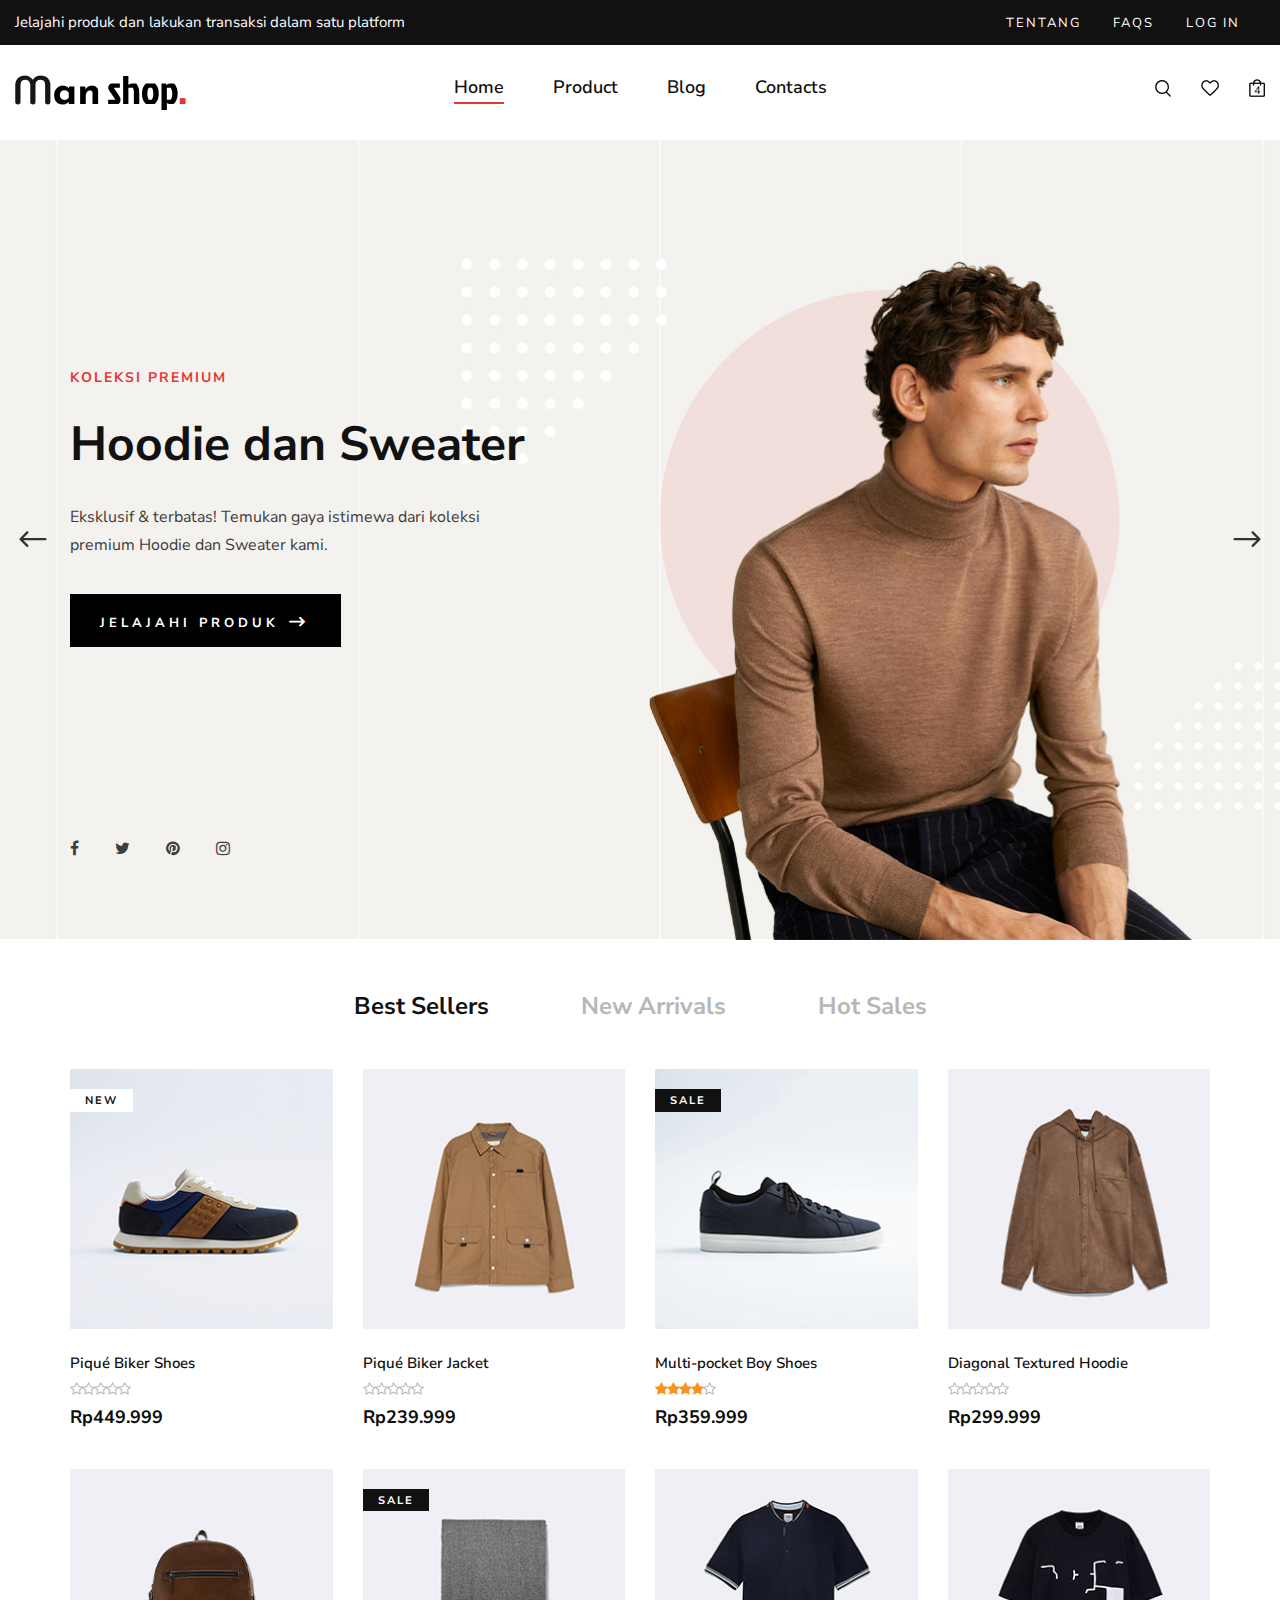
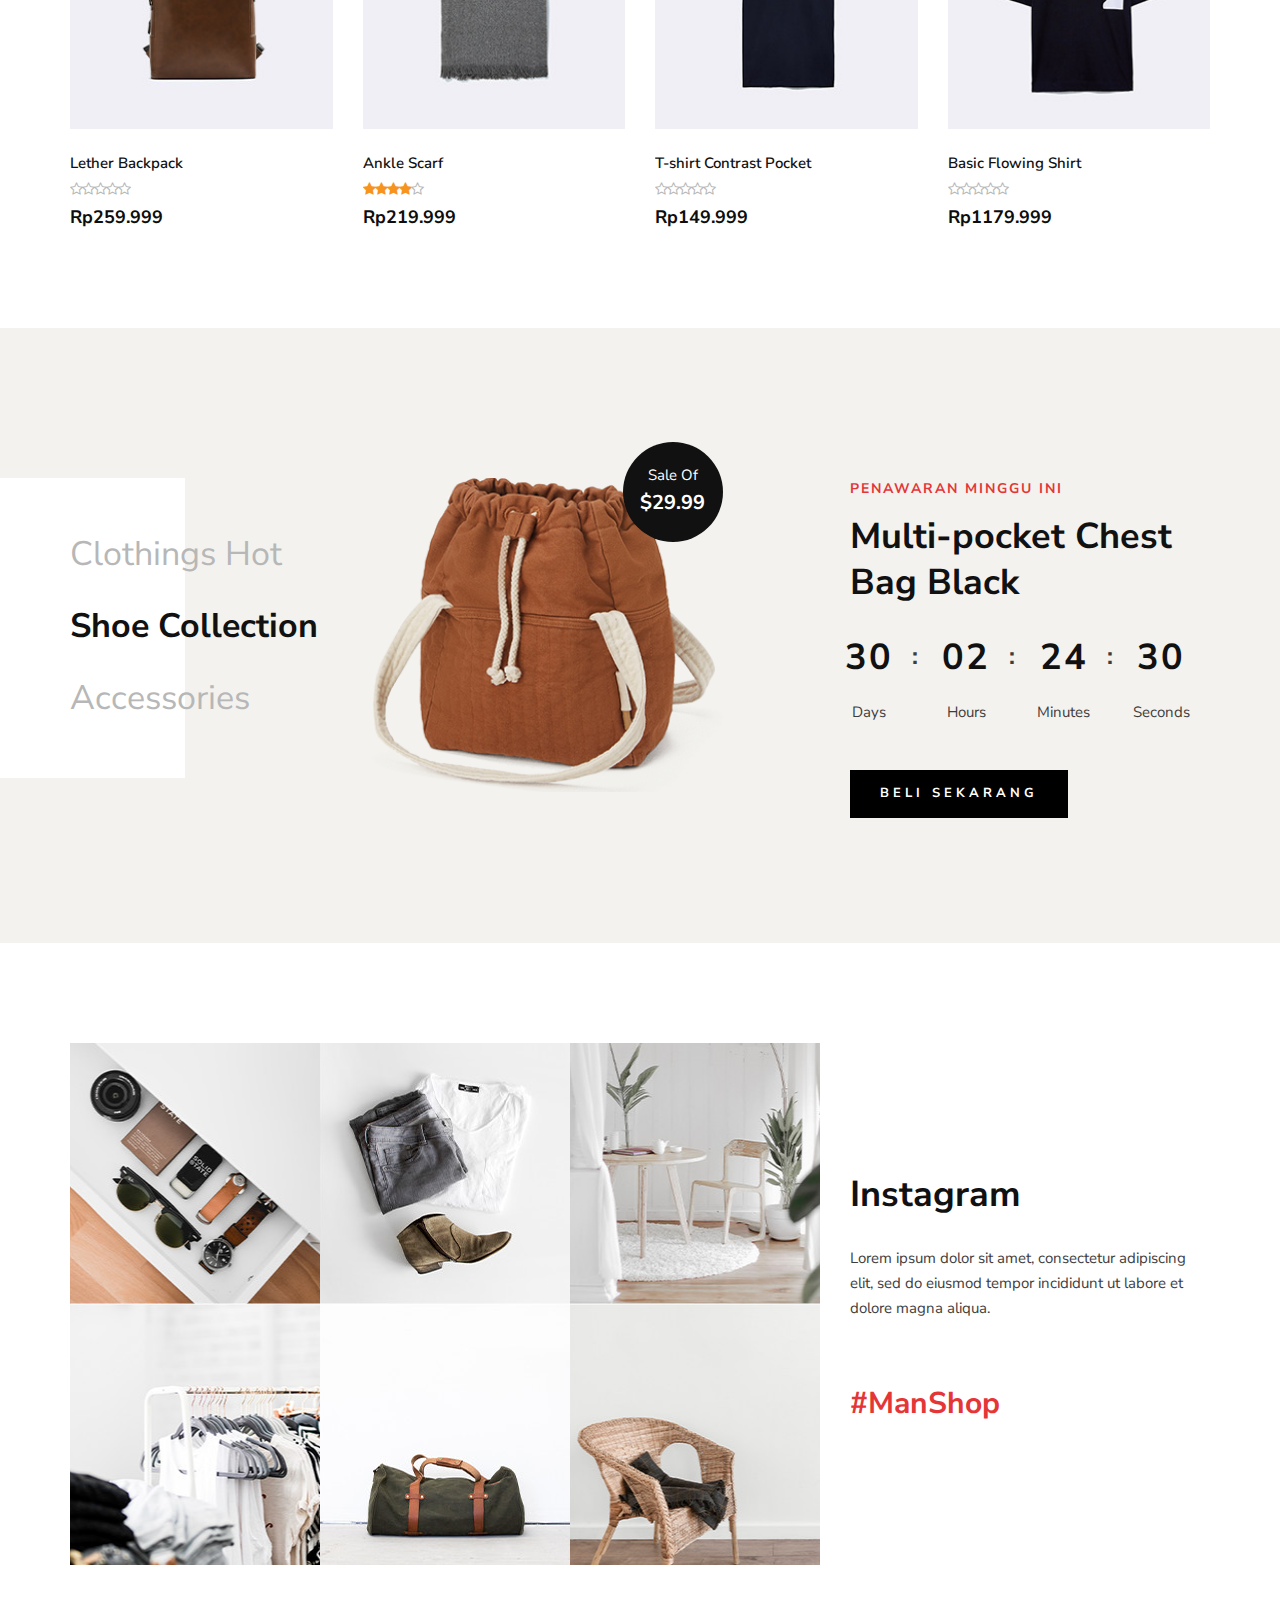
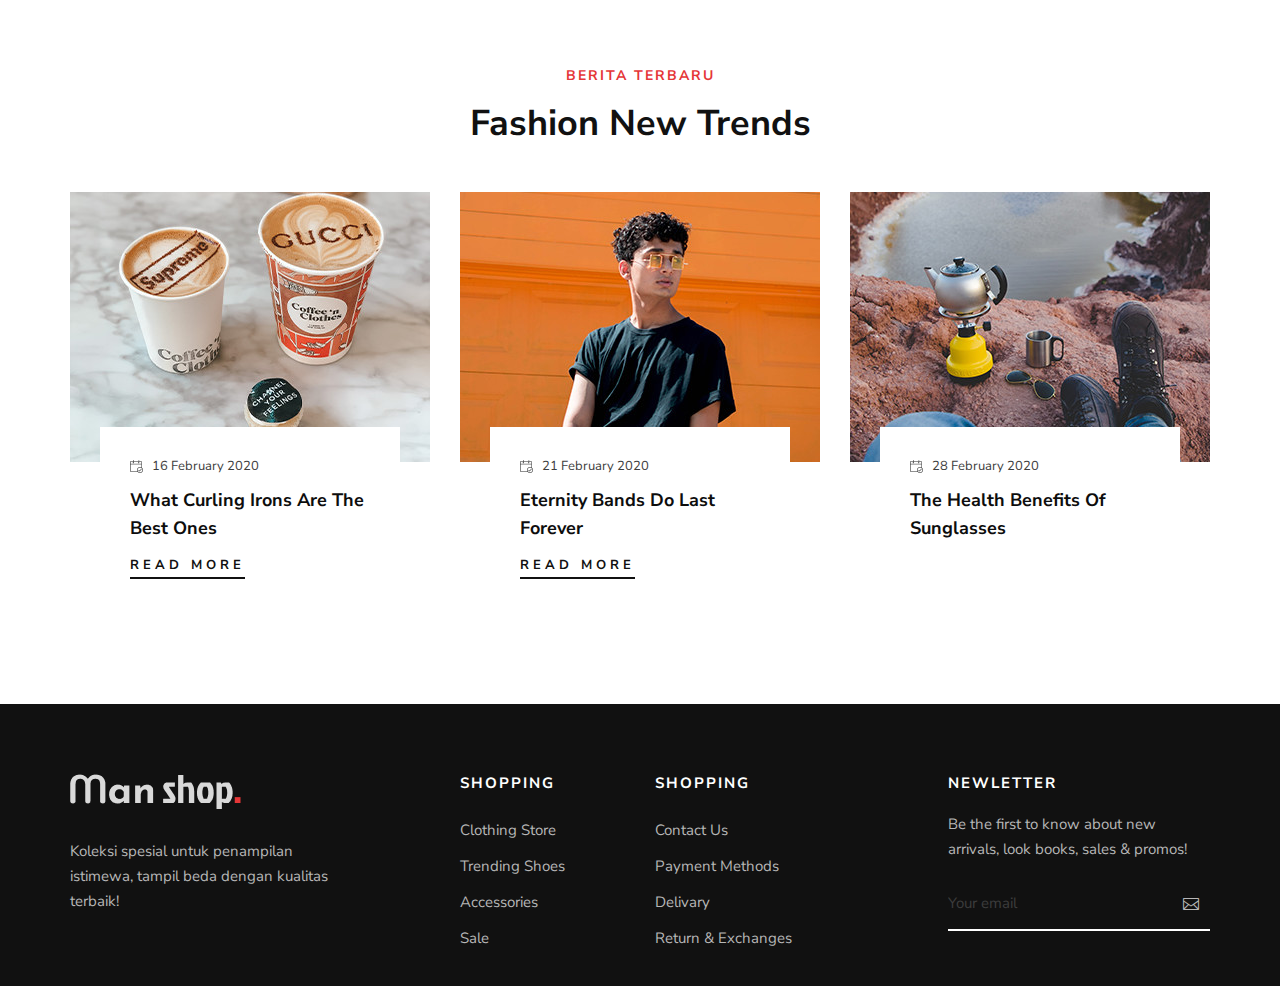
<file: index.html>
<!DOCTYPE html>
<html lang="zxx">

<head>
    <meta charset="UTF-8">
    <meta name="description" content="Male_Fashion Template">
    <meta name="keywords" content="Male_Fashion, unica, creative, html">
    <meta name="viewport" content="width=device-width, initial-scale=1.0">
    <meta http-equiv="X-UA-Compatible" content="ie=edge">
    <title>Man Shop</title>

    <!-- Google Font -->
    <link href="https://fonts.googleapis.com/css2?family=Nunito+Sans:wght@300;400;600;700;800;900&display=swap"
    rel="stylesheet">

    <!-- Css Styles -->
    <link rel="stylesheet" href="css/bootstrap.min.css" type="text/css">
    <link rel="stylesheet" href="css/font-awesome.min.css" type="text/css">
    <link rel="stylesheet" href="css/elegant-icons.css" type="text/css">
    <link rel="stylesheet" href="css/magnific-popup.css" type="text/css">
    <link rel="stylesheet" href="css/nice-select.css" type="text/css">
    <link rel="stylesheet" href="css/owl.carousel.min.css" type="text/css">
    <link rel="stylesheet" href="css/slicknav.min.css" type="text/css">
    <link rel="stylesheet" href="css/style.css" type="text/css">
</head>

<body>
    <!-- Page Preloder -->
    <div id="preloder">
        <div class="loader"></div>
    </div>

    <!-- Offcanvas Menu Begin -->
    <div class="offcanvas-menu-overlay"></div>
    <div class="offcanvas-menu-wrapper">
        <div class="offcanvas__option">
            <div class="offcanvas__links">
                <a href="#">Tentang</a>
                <a href="#">FAQs</a>
                <a href="#">Sign In</a>
            </div>
        </div>
        <div class="offcanvas__nav__option">
            <a href="#" class="search-switch"><img src="img/icon/search.png" alt=""></a>
            <a href="#"><img src="img/icon/heart.png" alt=""></a>
            <a href="./shopping-cart.html"><img src="img/icon/cart.png" alt=""> <span>4</span></a>
        </div>
        <div id="mobile-menu-wrap"></div>
        <div class="offcanvas__text">
            <p>Jelajahi produk dan lakukan transaksi dalam satu platform</p>
        </div>
    </div>
    <!-- Offcanvas Menu End -->

    <!-- Header Section Begin -->
    <header class="header">
        <div class="header__top">
            <div class="container-fluid">
                <div class="row">
                    <div class="col-lg-6 col-md-7">
                        <div class="header__top__left">
                            <p>Jelajahi produk dan lakukan transaksi dalam satu platform</p>
                        </div>
                    </div>
                    <div class="col-lg-6 col-md-5">
                        <div class="header__top__right">
                            <div class="header__top__links">
                                <a href="#">Tentang</a>
                                <a href="#">FAQs</a>
                                <a href="#">Log In</a>
                            </div>
                        </div>
                    </div>
                </div>
            </div>
        </div>
        <div class="container-fluid">
            <div class="row">
                <div class="col-lg-3 col-md-3">
                    <div class="header__logo">
                        <a href="./index.html"><img src="img/logo.png" alt=""></a>
                    </div>
                </div>
                <div class="col-lg-6 col-md-6">
                    <nav class="header__menu mobile-menu">
                        <ul>
                            <li class="active"><a href="./index.html">Home</a></li>
                            <li><a href="./shop.html">Product</a></li>
                            <li><a href="./blog.html">Blog</a></li>
                            <li><a href="./contact.html">Contacts</a></li>
                        </ul>
                    </nav>
                </div>
                <div class="col-lg-3 col-md-3">
                    <div class="header__nav__option">
                        <a href="#" class="search-switch"><img src="img/icon/search.png" alt=""></a>
                        <a href="#"><img src="img/icon/heart.png" alt=""></a>
                        <a href="./shopping-cart.html"><img src="img/icon/cart.png" alt=""> <span>4</span></a>
                    </div>
                </div>
            </div>
            <div class="canvas__open"><i class="fa fa-bars"></i></div>
        </div>
    </header>
    <!-- Header Section End -->

    <!-- Hero Section Begin -->
    <section class="hero">
        <div class="hero__slider owl-carousel">
            <div class="hero__items set-bg" data-setbg="img/hero/hero-1.jpg">
                <div class="container">
                    <div class="row">
                        <div class="col-xl-5 col-lg-7 col-md-8">
                            <div class="hero__text">
                                <h6>Koleksi Premium</h6>
                                <h2>Hoodie dan Sweater</h2>
                                <p>Eksklusif & terbatas! Temukan gaya istimewa dari koleksi premium Hoodie dan Sweater kami.</p>
                                <a href="./shop.html" class="primary-btn">Jelajahi Produk <span class="arrow_right"></span></a>
                                <div class="hero__social">
                                    <a href="#"><i class="fa fa-facebook"></i></a>
                                    <a href="#"><i class="fa fa-twitter"></i></a>
                                    <a href="#"><i class="fa fa-pinterest"></i></a>
                                    <a href="#"><i class="fa fa-instagram"></i></a>
                                </div>
                            </div>
                        </div>
                    </div>
                </div>
            </div>
            <div class="hero__items set-bg" data-setbg="img/hero/hero-2.jpg">
                <div class="container">
                    <div class="row">
                        <div class="col-xl-5 col-lg-7 col-md-8">
                            <div class="hero__text">
                                <h6>Koleksi Spesial</h6>
                                <h2>Batik Formal</h2>
                                <p>Eksklusif & terbatas! Temukan gaya istimewa dari koleksi pilihan Batik kami.</p>
                                <a href="./shop.html" class="primary-btn">Jelajahi Produk <span class="arrow_right"></span></a>
                                <div class="hero__social">
                                    <a href="#"><i class="fa fa-facebook"></i></a>
                                    <a href="#"><i class="fa fa-twitter"></i></a>
                                    <a href="#"><i class="fa fa-pinterest"></i></a>
                                    <a href="#"><i class="fa fa-instagram"></i></a>
                                </div>
                            </div>
                        </div>
                    </div>
                </div>
            </div>
        </div>
    </section>
    <!-- Hero Section End -->

    <!-- Product Section Begin -->
    <section class="product spad mt-5">
        <div class="container">
            <div class="row">
                <div class="col-lg-12">
                    <ul class="filter__controls">
                        <li class="active" data-filter="*">Best Sellers</li>
                        <li data-filter=".new-arrivals">New Arrivals</li>
                        <li data-filter=".hot-sales">Hot Sales</li>
                    </ul>
                </div>
            </div>
            <div class="row product__filter">
                <div class="col-lg-3 col-md-6 col-sm-6 col-md-6 col-sm-6 mix new-arrivals">
                    <div class="product__item">
                        <div class="product__item__pic set-bg" data-setbg="img/product/product-1.jpg">
                            <span class="label">New</span>
                            <ul class="product__hover">
                                <li><a href="#"><img src="img/icon/heart.png" alt=""></a></li>
                                <!-- <li><a href="#"><img src="img/icon/compare.png" alt=""> <span>Compare</span></a></li> -->
                                <li><a href="./shop-details.html"><img src="img/icon/search.png" alt=""></a><span>Detail</span></a></li>
                            </ul>
                        </div>
                        <div class="product__item__text">
                            <h6>Piqué Biker Shoes</h6>
                            <a href="./shopping-cart.html" class="add-cart">+ Tambah ke Keranjang</a>
                            <div class="rating">
                                <i class="fa fa-star-o"></i>
                                <i class="fa fa-star-o"></i>
                                <i class="fa fa-star-o"></i>
                                <i class="fa fa-star-o"></i>
                                <i class="fa fa-star-o"></i>
                            </div>
                            <h5>Rp449.999</h5>
                            <div class="product__color__select">
                                <label for="pc-1">
                                    <input type="radio" id="pc-1">
                                </label>
                                <label class="active black" for="pc-2">
                                    <input type="radio" id="pc-2">
                                </label>
                                <label class="grey" for="pc-3">
                                    <input type="radio" id="pc-3">
                                </label>
                            </div>
                        </div>
                    </div>
                </div>
                <div class="col-lg-3 col-md-6 col-sm-6 col-md-6 col-sm-6 mix hot-sales">
                    <div class="product__item">
                        <div class="product__item__pic set-bg" data-setbg="img/product/product-2.jpg">
                            <ul class="product__hover">
                                <li><a href="#"><img src="img/icon/heart.png" alt=""></a></li>
                                <!-- <li><a href="#"><img src="img/icon/compare.png" alt=""> <span>Compare</span></a></li> -->
                                <li><a href="./shop-details.html"><img src="img/icon/search.png" alt=""></a><span>Detail</span></a></li>
                            </ul>
                        </div>
                        <div class="product__item__text">
                            <h6>Piqué Biker Jacket</h6>
                            <a href="./shopping-cart.html" class="add-cart">+ Tambah ke Keranjang</a>
                            <div class="rating">
                                <i class="fa fa-star-o"></i>
                                <i class="fa fa-star-o"></i>
                                <i class="fa fa-star-o"></i>
                                <i class="fa fa-star-o"></i>
                                <i class="fa fa-star-o"></i>
                            </div>
                            <h5>Rp239.999</h5>
                            <div class="product__color__select">
                                <label for="pc-4">
                                    <input type="radio" id="pc-4">
                                </label>
                                <label class="active black" for="pc-5">
                                    <input type="radio" id="pc-5">
                                </label>
                                <label class="grey" for="pc-6">
                                    <input type="radio" id="pc-6">
                                </label>
                            </div>
                        </div>
                    </div>
                </div>
                <div class="col-lg-3 col-md-6 col-sm-6 col-md-6 col-sm-6 mix new-arrivals">
                    <div class="product__item sale">
                        <div class="product__item__pic set-bg" data-setbg="img/product/product-3.jpg">
                            <span class="label">Sale</span>
                            <ul class="product__hover">
                                <li><a href="#"><img src="img/icon/heart.png" alt=""></a></li>
                                <!-- <li><a href="#"><img src="img/icon/compare.png" alt=""> <span>Compare</span></a></li> -->
                                <li><a href="./shop-details.html"><img src="img/icon/search.png" alt=""></a><span>Detail</span></a></li>
                            </ul>
                        </div>
                        <div class="product__item__text">
                            <h6>Multi-pocket Boy Shoes</h6>
                            <a href="./shopping-cart.html" class="add-cart">+ Tambah ke Keranjang</a>
                            <div class="rating">
                                <i class="fa fa-star"></i>
                                <i class="fa fa-star"></i>
                                <i class="fa fa-star"></i>
                                <i class="fa fa-star"></i>
                                <i class="fa fa-star-o"></i>
                            </div>
                            <h5>Rp359.999</h5>
                            <div class="product__color__select">
                                <label for="pc-7">
                                    <input type="radio" id="pc-7">
                                </label>
                                <label class="active black" for="pc-8">
                                    <input type="radio" id="pc-8">
                                </label>
                                <label class="grey" for="pc-9">
                                    <input type="radio" id="pc-9">
                                </label>
                            </div>
                        </div>
                    </div>
                </div>
                <div class="col-lg-3 col-md-6 col-sm-6 col-md-6 col-sm-6 mix hot-sales">
                    <div class="product__item">
                        <div class="product__item__pic set-bg" data-setbg="img/product/product-4.jpg">
                            <ul class="product__hover">
                                <li><a href="#"><img src="img/icon/heart.png" alt=""></a></li>
                                <!-- <li><a href="#"><img src="img/icon/compare.png" alt=""> <span>Compare</span></a></li> -->
                                <li><a href="./shop-details.html"><img src="img/icon/search.png" alt=""></a><span>Detail</span></a></li>
                            </ul>
                        </div>
                        <div class="product__item__text">
                            <h6>Diagonal Textured Hoodie</h6>
                            <a href="./shopping-cart.html" class="add-cart">+ Tambah ke Keranjang</a>
                            <div class="rating">
                                <i class="fa fa-star-o"></i>
                                <i class="fa fa-star-o"></i>
                                <i class="fa fa-star-o"></i>
                                <i class="fa fa-star-o"></i>
                                <i class="fa fa-star-o"></i>
                            </div>
                            <h5>Rp299.999</h5>
                            <div class="product__color__select">
                                <label for="pc-10">
                                    <input type="radio" id="pc-10">
                                </label>
                                <label class="active black" for="pc-11">
                                    <input type="radio" id="pc-11">
                                </label>
                                <label class="grey" for="pc-12">
                                    <input type="radio" id="pc-12">
                                </label>
                            </div>
                        </div>
                    </div>
                </div>
                <div class="col-lg-3 col-md-6 col-sm-6 col-md-6 col-sm-6 mix new-arrivals">
                    <div class="product__item">
                        <div class="product__item__pic set-bg" data-setbg="img/product/product-7.jpg">
                            <ul class="product__hover">
                                <li><a href="#"><img src="img/icon/heart.png" alt=""></a></li>
                                <!-- <li><a href="#"><img src="img/icon/compare.png" alt=""> <span>Compare</span></a></li> -->
                                <li><a href="./shop-details.html"><img src="img/icon/search.png" alt=""></a><span>Detail</span></a></li>
                            </ul>
                        </div>
                        <div class="product__item__text">
                            <h6>Lether Backpack</h6>
                            <a href="./shopping-cart.html" class="add-cart">+ Tambah ke Keranjang</a>
                            <div class="rating">
                                <i class="fa fa-star-o"></i>
                                <i class="fa fa-star-o"></i>
                                <i class="fa fa-star-o"></i>
                                <i class="fa fa-star-o"></i>
                                <i class="fa fa-star-o"></i>
                            </div>
                            <h5>Rp259.999</h5>
                            <div class="product__color__select">
                                <label for="pc-13">
                                    <input type="radio" id="pc-13">
                                </label>
                                <label class="active black" for="pc-14">
                                    <input type="radio" id="pc-14">
                                </label>
                                <label class="grey" for="pc-15">
                                    <input type="radio" id="pc-15">
                                </label>
                            </div>
                        </div>
                    </div>
                </div>
                <div class="col-lg-3 col-md-6 col-sm-6 col-md-6 col-sm-6 mix hot-sales">
                    <div class="product__item sale">
                        <div class="product__item__pic set-bg" data-setbg="img/product/product-6.jpg">
                            <span class="label">Sale</span>
                            <ul class="product__hover">
                                <li><a href="#"><img src="img/icon/heart.png" alt=""></a></li>
                                <!-- <li><a href="#"><img src="img/icon/compare.png" alt=""> <span>Compare</span></a></li> -->
                                <li><a href="./shop-details.html"><img src="img/icon/search.png" alt=""></a><span>Detail</span></a></li>
                            </ul>
                        </div>
                        <div class="product__item__text">
                            <h6>Ankle Scarf</h6>
                            <a href="./shopping-cart.html" class="add-cart">+ Tambah ke Keranjang</a>
                            <div class="rating">
                                <i class="fa fa-star"></i>
                                <i class="fa fa-star"></i>
                                <i class="fa fa-star"></i>
                                <i class="fa fa-star"></i>
                                <i class="fa fa-star-o"></i>
                            </div>
                            <h5>Rp219.999</h5>
                            <div class="product__color__select">
                                <label for="pc-16">
                                    <input type="radio" id="pc-16">
                                </label>
                                <label class="active black" for="pc-17">
                                    <input type="radio" id="pc-17">
                                </label>
                                <label class="grey" for="pc-18">
                                    <input type="radio" id="pc-18">
                                </label>
                            </div>
                        </div>
                    </div>
                </div>
                <div class="col-lg-3 col-md-6 col-sm-6 col-md-6 col-sm-6 mix new-arrivals">
                    <div class="product__item">
                        <div class="product__item__pic set-bg" data-setbg="img/product/product-8.jpg">
                            <ul class="product__hover">
                                <li><a href="#"><img src="img/icon/heart.png" alt=""></a></li>
                                <!-- <li><a href="#"><img src="img/icon/compare.png" alt=""> <span>Compare</span></a></li> -->
                                <li><a href="./shop-details.html"><img src="img/icon/search.png" alt=""></a><span>Detail</span></a></li>
                            </ul>
                        </div>
                        <div class="product__item__text">
                            <h6>T-shirt Contrast Pocket</h6>
                            <a href="./shopping-cart.html" class="add-cart">+ Tambah ke Keranjang</a>
                            <div class="rating">
                                <i class="fa fa-star-o"></i>
                                <i class="fa fa-star-o"></i>
                                <i class="fa fa-star-o"></i>
                                <i class="fa fa-star-o"></i>
                                <i class="fa fa-star-o"></i>
                            </div>
                            <h5>Rp149.999</h5>
                            <div class="product__color__select">
                                <label for="pc-19">
                                    <input type="radio" id="pc-19">
                                </label>
                                <label class="active black" for="pc-20">
                                    <input type="radio" id="pc-20">
                                </label>
                                <label class="grey" for="pc-21">
                                    <input type="radio" id="pc-21">
                                </label>
                            </div>
                        </div>
                    </div>
                </div>
                <div class="col-lg-3 col-md-6 col-sm-6 col-md-6 col-sm-6 mix hot-sales">
                    <div class="product__item">
                        <div class="product__item__pic set-bg" data-setbg="img/product/product-5.jpg">
                            <ul class="product__hover">
                                <li><a href="#"><img src="img/icon/heart.png" alt=""></a></li>
                                <!-- <li><a href="#"><img src="img/icon/compare.png" alt=""> <span>Compare</span></a></li> -->
                                <li><a href="./shop-details.html"><img src="img/icon/search.png" alt=""></a><span>Detail</span></a></li>
                            </ul>
                        </div>
                        <div class="product__item__text">
                            <h6>Basic Flowing Shirt</h6>
                            <a href="./shopping-cart.html" class="add-cart">+ Tambah ke Keranjang</a>
                            <div class="rating">
                                <i class="fa fa-star-o"></i>
                                <i class="fa fa-star-o"></i>
                                <i class="fa fa-star-o"></i>
                                <i class="fa fa-star-o"></i>
                                <i class="fa fa-star-o"></i>
                            </div>
                            <h5>Rp1179.999</h5>
                            <div class="product__color__select">
                                <label for="pc-22">
                                    <input type="radio" id="pc-22">
                                </label>
                                <label class="active black" for="pc-23">
                                    <input type="radio" id="pc-23">
                                </label>
                                <label class="grey" for="pc-24">
                                    <input type="radio" id="pc-24">
                                </label>
                            </div>
                        </div>
                    </div>
                </div>
            </div>
        </div>
    </section>
    <!-- Product Section End -->

    <!-- Categories Section Begin -->
    <section class="categories spad">
        <div class="container">
            <div class="row">
                <div class="col-lg-3">
                    <div class="categories__text">
                        <h2>Clothings Hot <br /> <span>Shoe Collection</span> <br /> Accessories</h2>
                    </div>
                </div>
                <div class="col-lg-4">
                    <div class="categories__hot__deal">
                        <img src="img/product-sale.png" alt="">
                        <div class="hot__deal__sticker">
                            <span>Sale Of</span>
                            <h5>$29.99</h5>
                        </div>
                    </div>
                </div>
                <div class="col-lg-4 offset-lg-1">
                    <div class="categories__deal__countdown">
                        <span>Penawaran Minggu ini</span>
                        <h2>Multi-pocket Chest Bag Black</h2>
                        <div class="categories__deal__countdown__timer" id="countdown">
                            <div class="cd-item">
                                <span>3</span>
                                <p>Days</p>
                            </div>
                            <div class="cd-item">
                                <span>1</span>
                                <p>Hours</p>
                            </div>
                            <div class="cd-item">
                                <span>50</span>
                                <p>Minutes</p>
                            </div>
                            <div class="cd-item">
                                <span>18</span>
                                <p>Seconds</p>
                            </div>
                        </div>
                        <a href="./shop-details.html" class="primary-btn">Beli Sekarang</a>
                    </div>
                </div>
            </div>
        </div>
    </section>
    <!-- Categories Section End -->

    <!-- Instagram Section Begin -->
    <section class="instagram spad">
        <div class="container">
            <div class="row">
                <div class="col-lg-8">
                    <div class="instagram__pic">
                        <div class="instagram__pic__item set-bg" data-setbg="img/instagram/instagram-1.jpg"></div>
                        <div class="instagram__pic__item set-bg" data-setbg="img/instagram/instagram-2.jpg"></div>
                        <div class="instagram__pic__item set-bg" data-setbg="img/instagram/instagram-3.jpg"></div>
                        <div class="instagram__pic__item set-bg" data-setbg="img/instagram/instagram-4.jpg"></div>
                        <div class="instagram__pic__item set-bg" data-setbg="img/instagram/instagram-5.jpg"></div>
                        <div class="instagram__pic__item set-bg" data-setbg="img/instagram/instagram-6.jpg"></div>
                    </div>
                </div>
                <div class="col-lg-4">
                    <div class="instagram__text">
                        <h2>Instagram</h2>
                        <p>Lorem ipsum dolor sit amet, consectetur adipiscing elit, sed do eiusmod tempor incididunt ut
                        labore et dolore magna aliqua.</p>
                        <h3>#ManShop</h3>
                    </div>
                </div>
            </div>
        </div>
    </section>
    <!-- Instagram Section End -->

    <!-- Latest Blog Section Begin -->
    <section class="latest spad">
        <div class="container">
            <div class="row">
                <div class="col-lg-12">
                    <div class="section-title">
                        <span>Berita Terbaru</span>
                        <h2>Fashion New Trends</h2>
                    </div>
                </div>
            </div>
            <div class="row">
                <div class="col-lg-4 col-md-6 col-sm-6">
                    <div class="blog__item">
                        <div class="blog__item__pic set-bg" data-setbg="img/blog/blog-1.jpg"></div>
                        <div class="blog__item__text">
                            <span><img src="img/icon/calendar.png" alt=""> 16 February 2020</span>
                            <h5>What Curling Irons Are The Best Ones</h5>
                            <a href="./blog-details.html">Read More</a>
                        </div>
                    </div>
                </div>
                <div class="col-lg-4 col-md-6 col-sm-6">
                    <div class="blog__item">
                        <div class="blog__item__pic set-bg" data-setbg="img/blog/blog-2.jpg"></div>
                        <div class="blog__item__text">
                            <span><img src="img/icon/calendar.png" alt=""> 21 February 2020</span>
                            <h5>Eternity Bands Do Last Forever</h5>
                            <a href="./blog-details.html">Read More</a>
                        </div>
                    </div>
                </div>
                <div class="col-lg-4 col-md-6 col-sm-6">
                    <div class="blog__item">
                        <div class="blog__item__pic set-bg" data-setbg="img/blog/blog-3.jpg"></div>
                        <div class="blog__item__text">
                            <span><img src="img/icon/calendar.png" alt=""> 28 February 2020</span>
                            <h5>The Health Benefits Of Sunglasses</h5>
                        </div>
                    </div>
                </div>
            </div>
        </div>
    </section>
    <!-- Latest Blog Section End -->

    <!-- Footer Section Begin -->
    <footer class="footer">
        <div class="container">
            <div class="row">
                <div class="col-lg-3 col-md-6 col-sm-6">
                    <div class="footer__about">
                        <div class="footer__logo">
                            <a href="#"><img src="img/footer-logo.png" alt=""></a>
                        </div>
                        <p>Koleksi spesial untuk penampilan istimewa, tampil beda dengan kualitas terbaik!</p>
                        <!-- <a href="#"><img src="img/payment.png" alt=""></a> -->
                    </div>
                </div>
                <div class="col-lg-2 offset-lg-1 col-md-3 col-sm-6">
                    <div class="footer__widget">
                        <h6>Shopping</h6>
                        <ul>
                            <li><a href="#">Clothing Store</a></li>
                            <li><a href="#">Trending Shoes</a></li>
                            <li><a href="#">Accessories</a></li>
                            <li><a href="#">Sale</a></li>
                        </ul>
                    </div>
                </div>
                <div class="col-lg-2 col-md-3 col-sm-6">
                    <div class="footer__widget">
                        <h6>Shopping</h6>
                        <ul>
                            <li><a href="#">Contact Us</a></li>
                            <li><a href="#">Payment Methods</a></li>
                            <li><a href="#">Delivary</a></li>
                            <li><a href="#">Return & Exchanges</a></li>
                        </ul>
                    </div>
                </div>
                <div class="col-lg-3 offset-lg-1 col-md-6 col-sm-6">
                    <div class="footer__widget">
                        <h6>NewLetter</h6>
                        <div class="footer__newslatter">
                            <p>Be the first to know about new arrivals, look books, sales & promos!</p>
                            <form action="#">
                                <input type="text" placeholder="Your email">
                                <button type="submit"><span class="icon_mail_alt"></span></button>
                            </form>
                        </div>
                    </div>
                </div>
            </div>
            <div class="row">
                <div class="col-lg-12 d-none">
                    <div class="footer__copyright__text text-black">
                        <!-- Link back to Colorlib can't be removed. Template is licensed under CC BY 3.0. -->
                        <p>Copyright ©
                            <script>
                                document.write(new Date().getFullYear());
                            </script>2020
                            All rights reserved | This template is made with <i class="fa fa-heart-o"
                            aria-hidden="true"></i> by <a href="https://colorlib.com" target="_blank">Colorlib</a>
                        </p>
                        <!-- Link back to Colorlib can't be removed. Template is licensed under CC BY 3.0. -->
                    </div>
                </div>
            </div>
        </div>
    </footer>
    <!-- Footer Section End -->

    <!-- Search Begin -->
    <div class="search-model">
        <div class="h-100 d-flex align-items-center justify-content-center">
            <div class="search-close-switch">+</div>
            <form class="search-model-form">
                <input type="text" id="search-input" placeholder="Search here.....">
            </form>
        </div>
    </div>
    <!-- Search End -->

    <!-- Js Plugins -->
    <script src="js/jquery-3.3.1.min.js"></script>
    <script src="js/bootstrap.min.js"></script>
    <script src="js/jquery.nice-select.min.js"></script>
    <script src="js/jquery.nicescroll.min.js"></script>
    <script src="js/jquery.magnific-popup.min.js"></script>
    <script src="js/jquery.countdown.min.js"></script>
    <script src="js/jquery.slicknav.js"></script>
    <script src="js/mixitup.min.js"></script>
    <script src="js/owl.carousel.min.js"></script>
    <script src="js/main.js"></script>
</body>

</html>
</file>
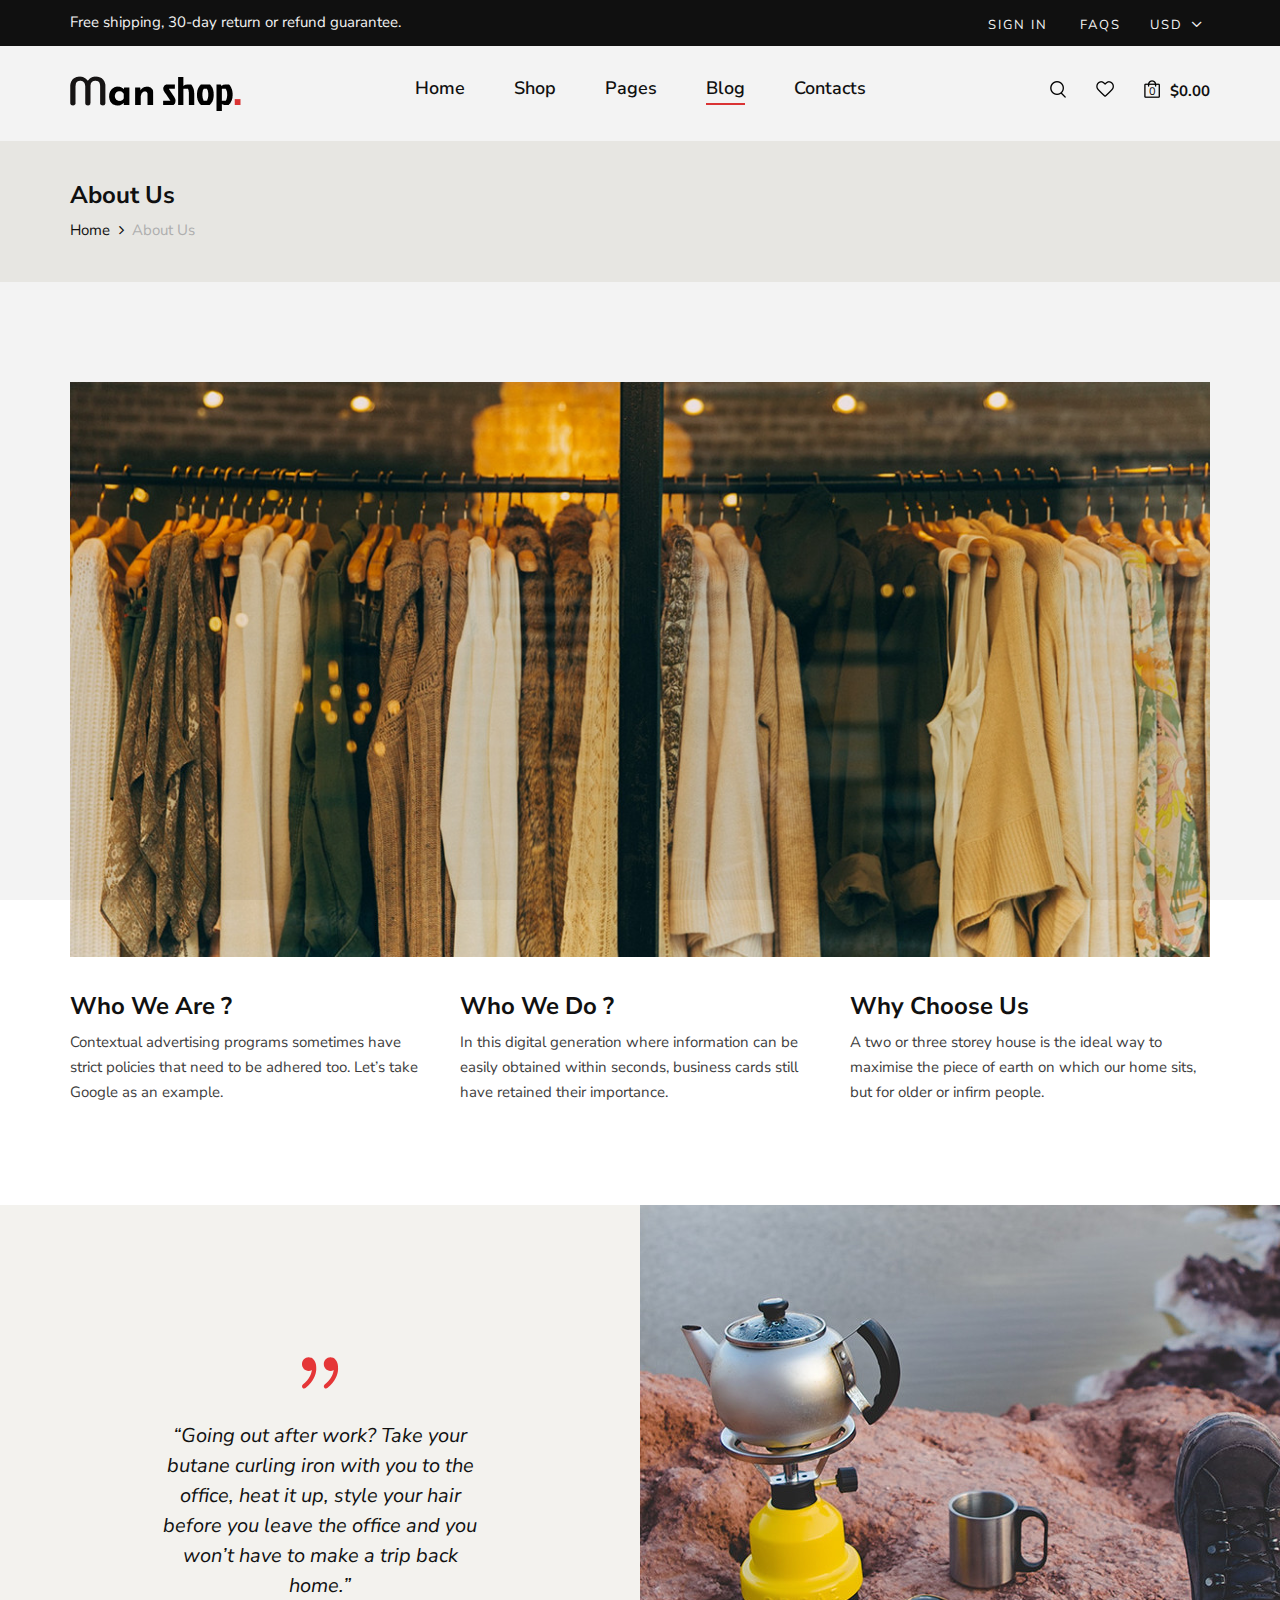
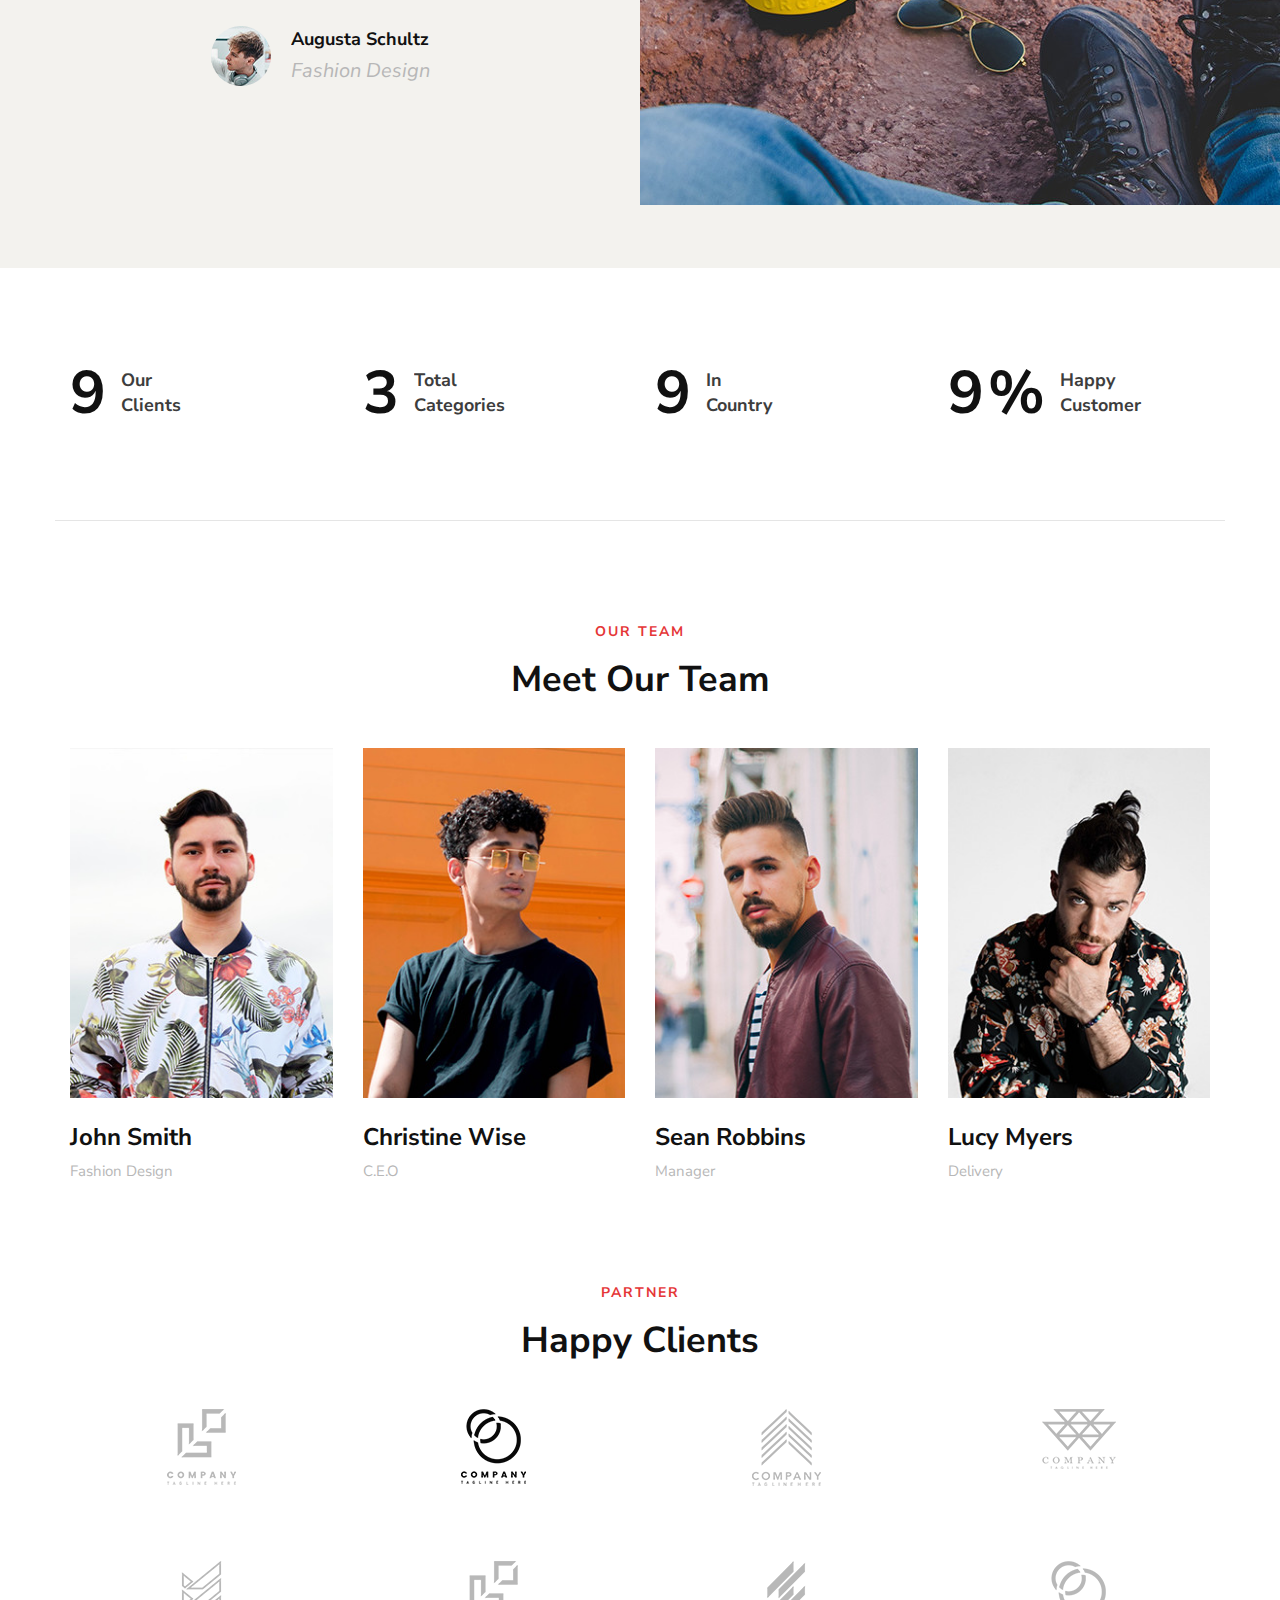
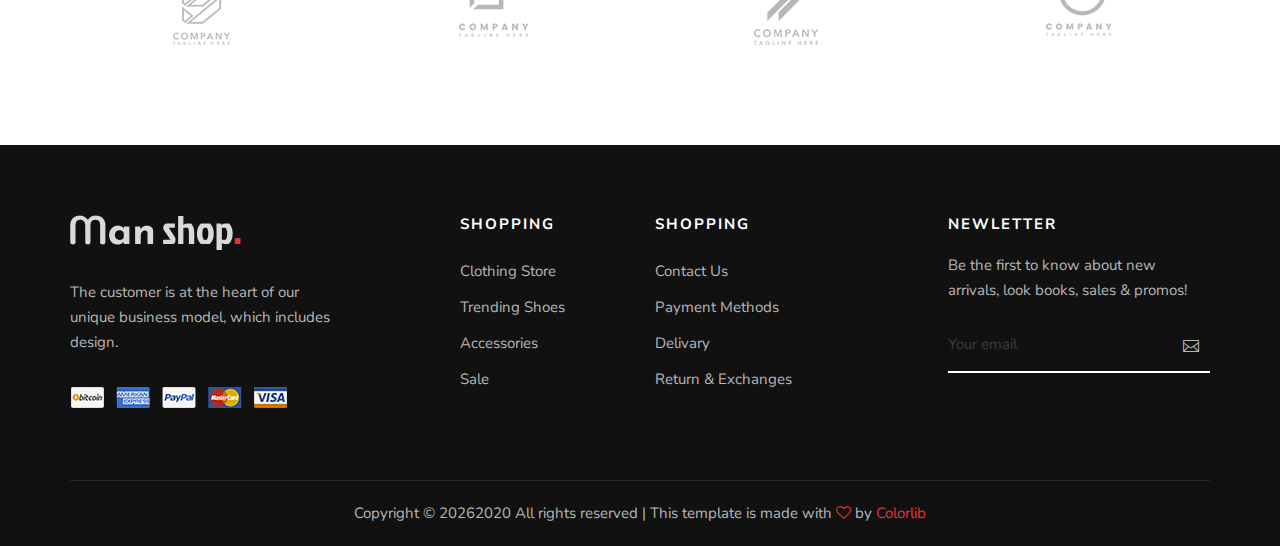
<file: about.html>
<!DOCTYPE html>
<html lang="zxx">

<head>
    <meta charset="UTF-8">
    <meta name="description" content="Male_Fashion Template">
    <meta name="keywords" content="Male_Fashion, unica, creative, html">
    <meta name="viewport" content="width=device-width, initial-scale=1.0">
    <meta http-equiv="X-UA-Compatible" content="ie=edge">
    <title>Male-Fashion | Template</title>

    <!-- Google Font -->
    <link href="https://fonts.googleapis.com/css2?family=Nunito+Sans:wght@300;400;600;700;800;900&display=swap"
    rel="stylesheet">

    <!-- Css Styles -->
    <link rel="stylesheet" href="css/bootstrap.min.css" type="text/css">
    <link rel="stylesheet" href="css/font-awesome.min.css" type="text/css">
    <link rel="stylesheet" href="css/elegant-icons.css" type="text/css">
    <link rel="stylesheet" href="css/magnific-popup.css" type="text/css">
    <link rel="stylesheet" href="css/nice-select.css" type="text/css">
    <link rel="stylesheet" href="css/owl.carousel.min.css" type="text/css">
    <link rel="stylesheet" href="css/slicknav.min.css" type="text/css">
    <link rel="stylesheet" href="css/style.css" type="text/css">
</head>

<body>
    <!-- Page Preloder -->
    <div id="preloder">
        <div class="loader"></div>
    </div>

    <!-- Offcanvas Menu Begin -->
    <div class="offcanvas-menu-overlay"></div>
    <div class="offcanvas-menu-wrapper">
        <div class="offcanvas__option">
            <div class="offcanvas__links">
                <a href="#">Sign in</a>
                <a href="#">FAQs</a>
            </div>
            <div class="offcanvas__top__hover">
                <span>Usd <i class="arrow_carrot-down"></i></span>
                <ul>
                    <li>USD</li>
                    <li>EUR</li>
                    <li>USD</li>
                </ul>
            </div>
        </div>
        <div class="offcanvas__nav__option">
            <a href="#" class="search-switch"><img src="img/icon/search.png" alt=""></a>
            <a href="#"><img src="img/icon/heart.png" alt=""></a>
            <a href="#"><img src="img/icon/cart.png" alt=""> <span>0</span></a>
            <div class="price">$0.00</div>
        </div>
        <div id="mobile-menu-wrap"></div>
        <div class="offcanvas__text">
            <p>Free shipping, 30-day return or refund guarantee.</p>
        </div>
    </div>
    <!-- Offcanvas Menu End -->

    <!-- Header Section Begin -->
    <header class="header">
        <div class="header__top">
            <div class="container">
                <div class="row">
                    <div class="col-lg-6 col-md-7">
                        <div class="header__top__left">
                            <p>Free shipping, 30-day return or refund guarantee.</p>
                        </div>
                    </div>
                    <div class="col-lg-6 col-md-5">
                        <div class="header__top__right">
                            <div class="header__top__links">
                                <a href="#">Sign in</a>
                                <a href="#">FAQs</a>
                            </div>
                            <div class="header__top__hover">
                                <span>Usd <i class="arrow_carrot-down"></i></span>
                                <ul>
                                    <li>USD</li>
                                    <li>EUR</li>
                                    <li>USD</li>
                                </ul>
                            </div>
                        </div>
                    </div>
                </div>
            </div>
        </div>
        <div class="container">
            <div class="row">
                <div class="col-lg-3 col-md-3">
                    <div class="header__logo">
                        <a href="./index.html"><img src="img/logo.png" alt=""></a>
                    </div>
                </div>
                <div class="col-lg-6 col-md-6">
                    <nav class="header__menu mobile-menu">
                        <ul>
                            <li><a href="./index.html">Home</a></li>
                            <li><a href="./shop.html">Shop</a></li>
                            <li><a href="#">Pages</a>
                                <ul class="dropdown">
                                    <li><a href="./about.html">About Us</a></li>
                                    <li><a href="./shop-details.html">Shop Details</a></li>
                                    <li><a href="./shopping-cart.html">Shopping Cart</a></li>
                                    <li><a href="./checkout.html">Check Out</a></li>
                                    <li><a href="./blog-details.html">Blog Details</a></li>
                                </ul>
                            </li>
                            <li class="active"><a href="./blog.html">Blog</a></li>
                            <li><a href="./contact.html">Contacts</a></li>
                        </ul>
                    </nav>
                </div>
                <div class="col-lg-3 col-md-3">
                    <div class="header__nav__option">
                        <a href="#" class="search-switch"><img src="img/icon/search.png" alt=""></a>
                        <a href="#"><img src="img/icon/heart.png" alt=""></a>
                        <a href="#"><img src="img/icon/cart.png" alt=""> <span>0</span></a>
                        <div class="price">$0.00</div>
                    </div>
                </div>
            </div>
            <div class="canvas__open"><i class="fa fa-bars"></i></div>
        </div>
    </header>
    <!-- Header Section End -->

    <!-- Breadcrumb Section Begin -->
    <section class="breadcrumb-option">
        <div class="container">
            <div class="row">
                <div class="col-lg-12">
                    <div class="breadcrumb__text">
                        <h4>About Us</h4>
                        <div class="breadcrumb__links">
                            <a href="./index.html">Home</a>
                            <span>About Us</span>
                        </div>
                    </div>
                </div>
            </div>
        </div>
    </section>
    <!-- Breadcrumb Section End -->

    <!-- About Section Begin -->
    <section class="about spad">
        <div class="container">
            <div class="row">
                <div class="col-lg-12">
                    <div class="about__pic">
                        <img src="img/about/about-us.jpg" alt="">
                    </div>
                </div>
            </div>
            <div class="row">
                <div class="col-lg-4 col-md-4 col-sm-6">
                    <div class="about__item">
                        <h4>Who We Are ?</h4>
                        <p>Contextual advertising programs sometimes have strict policies that need to be adhered too.
                        Let’s take Google as an example.</p>
                    </div>
                </div>
                <div class="col-lg-4 col-md-4 col-sm-6">
                    <div class="about__item">
                        <h4>Who We Do ?</h4>
                        <p>In this digital generation where information can be easily obtained within seconds, business
                        cards still have retained their importance.</p>
                    </div>
                </div>
                <div class="col-lg-4 col-md-4 col-sm-6">
                    <div class="about__item">
                        <h4>Why Choose Us</h4>
                        <p>A two or three storey house is the ideal way to maximise the piece of earth on which our home
                        sits, but for older or infirm people.</p>
                    </div>
                </div>
            </div>
        </div>
    </section>
    <!-- About Section End -->

    <!-- Testimonial Section Begin -->
    <section class="testimonial">
        <div class="container-fluid">
            <div class="row">
                <div class="col-lg-6 p-0">
                    <div class="testimonial__text">
                        <span class="icon_quotations"></span>
                        <p>“Going out after work? Take your butane curling iron with you to the office, heat it up,
                            style your hair before you leave the office and you won’t have to make a trip back home.”
                        </p>
                        <div class="testimonial__author">
                            <div class="testimonial__author__pic">
                                <img src="img/about/testimonial-author.jpg" alt="">
                            </div>
                            <div class="testimonial__author__text">
                                <h5>Augusta Schultz</h5>
                                <p>Fashion Design</p>
                            </div>
                        </div>
                    </div>
                </div>
                <div class="col-lg-6 p-0">
                    <div class="testimonial__pic set-bg" data-setbg="img/about/testimonial-pic.jpg"></div>
                </div>
            </div>
        </div>
    </section>
    <!-- Testimonial Section End -->

    <!-- Counter Section Begin -->
    <section class="counter spad">
        <div class="container">
            <div class="row">
                <div class="col-lg-3 col-md-6 col-sm-6">
                    <div class="counter__item">
                        <div class="counter__item__number">
                            <h2 class="cn_num">102</h2>
                        </div>
                        <span>Our <br />Clients</span>
                    </div>
                </div>
                <div class="col-lg-3 col-md-6 col-sm-6">
                    <div class="counter__item">
                        <div class="counter__item__number">
                            <h2 class="cn_num">30</h2>
                        </div>
                        <span>Total <br />Categories</span>
                    </div>
                </div>
                <div class="col-lg-3 col-md-6 col-sm-6">
                    <div class="counter__item">
                        <div class="counter__item__number">
                            <h2 class="cn_num">102</h2>
                        </div>
                        <span>In <br />Country</span>
                    </div>
                </div>
                <div class="col-lg-3 col-md-6 col-sm-6">
                    <div class="counter__item">
                        <div class="counter__item__number">
                            <h2 class="cn_num">98</h2>
                            <strong>%</strong>
                        </div>
                        <span>Happy <br />Customer</span>
                    </div>
                </div>
            </div>
        </div>
    </section>
    <!-- Counter Section End -->

    <!-- Team Section Begin -->
    <section class="team spad">
        <div class="container">
            <div class="row">
                <div class="col-lg-12">
                    <div class="section-title">
                        <span>Our Team</span>
                        <h2>Meet Our Team</h2>
                    </div>
                </div>
            </div>
            <div class="row">
                <div class="col-lg-3 col-md-6 col-sm-6">
                    <div class="team__item">
                        <img src="img/about/team-1.jpg" alt="">
                        <h4>John Smith</h4>
                        <span>Fashion Design</span>
                    </div>
                </div>
                <div class="col-lg-3 col-md-6 col-sm-6">
                    <div class="team__item">
                        <img src="img/about/team-2.jpg" alt="">
                        <h4>Christine Wise</h4>
                        <span>C.E.O</span>
                    </div>
                </div>
                <div class="col-lg-3 col-md-6 col-sm-6">
                    <div class="team__item">
                        <img src="img/about/team-3.jpg" alt="">
                        <h4>Sean Robbins</h4>
                        <span>Manager</span>
                    </div>
                </div>
                <div class="col-lg-3 col-md-6 col-sm-6">
                    <div class="team__item">
                        <img src="img/about/team-4.jpg" alt="">
                        <h4>Lucy Myers</h4>
                        <span>Delivery</span>
                    </div>
                </div>
            </div>
        </div>
    </section>
    <!-- Team Section End -->

    <!-- Client Section Begin -->
    <section class="clients spad">
        <div class="container">
            <div class="row">
                <div class="col-lg-12">
                    <div class="section-title">
                        <span>Partner</span>
                        <h2>Happy Clients</h2>
                    </div>
                </div>
            </div>
            <div class="row">
                <div class="col-lg-3 col-md-4 col-sm-4 col-6">
                    <a href="#" class="client__item"><img src="img/clients/client-1.png" alt=""></a>
                </div>
                <div class="col-lg-3 col-md-4 col-sm-4 col-6">
                    <a href="#" class="client__item"><img src="img/clients/client-2.png" alt=""></a>
                </div>
                <div class="col-lg-3 col-md-4 col-sm-4 col-6">
                    <a href="#" class="client__item"><img src="img/clients/client-3.png" alt=""></a>
                </div>
                <div class="col-lg-3 col-md-4 col-sm-4 col-6">
                    <a href="#" class="client__item"><img src="img/clients/client-4.png" alt=""></a>
                </div>
                <div class="col-lg-3 col-md-4 col-sm-4 col-6">
                    <a href="#" class="client__item"><img src="img/clients/client-5.png" alt=""></a>
                </div>
                <div class="col-lg-3 col-md-4 col-sm-4 col-6">
                    <a href="#" class="client__item"><img src="img/clients/client-6.png" alt=""></a>
                </div>
                <div class="col-lg-3 col-md-4 col-sm-4 col-6">
                    <a href="#" class="client__item"><img src="img/clients/client-7.png" alt=""></a>
                </div>
                <div class="col-lg-3 col-md-4 col-sm-4 col-6">
                    <a href="#" class="client__item"><img src="img/clients/client-8.png" alt=""></a>
                </div>
            </div>
        </div>
    </section>
    <!-- Client Section End -->

    <!-- Footer Section Begin -->
    <footer class="footer">
        <div class="container">
            <div class="row">
                <div class="col-lg-3 col-md-6 col-sm-6">
                    <div class="footer__about">
                        <div class="footer__logo">
                            <a href="#"><img src="img/footer-logo.png" alt=""></a>
                        </div>
                        <p>The customer is at the heart of our unique business model, which includes design.</p>
                        <a href="#"><img src="img/payment.png" alt=""></a>
                    </div>
                </div>
                <div class="col-lg-2 offset-lg-1 col-md-3 col-sm-6">
                    <div class="footer__widget">
                        <h6>Shopping</h6>
                        <ul>
                            <li><a href="#">Clothing Store</a></li>
                            <li><a href="#">Trending Shoes</a></li>
                            <li><a href="#">Accessories</a></li>
                            <li><a href="#">Sale</a></li>
                        </ul>
                    </div>
                </div>
                <div class="col-lg-2 col-md-3 col-sm-6">
                    <div class="footer__widget">
                        <h6>Shopping</h6>
                        <ul>
                            <li><a href="#">Contact Us</a></li>
                            <li><a href="#">Payment Methods</a></li>
                            <li><a href="#">Delivary</a></li>
                            <li><a href="#">Return & Exchanges</a></li>
                        </ul>
                    </div>
                </div>
                <div class="col-lg-3 offset-lg-1 col-md-6 col-sm-6">
                    <div class="footer__widget">
                        <h6>NewLetter</h6>
                        <div class="footer__newslatter">
                            <p>Be the first to know about new arrivals, look books, sales & promos!</p>
                            <form action="#">
                                <input type="text" placeholder="Your email">
                                <button type="submit"><span class="icon_mail_alt"></span></button>
                            </form>
                        </div>
                    </div>
                </div>
            </div>
            <div class="row">
                <div class="col-lg-12 text-center">
                    <div class="footer__copyright__text">
                        <!-- Link back to Colorlib can't be removed. Template is licensed under CC BY 3.0. -->
                        <p>Copyright ©
                            <script>
                                document.write(new Date().getFullYear());
                            </script>2020
                            All rights reserved | This template is made with <i class="fa fa-heart-o"
                            aria-hidden="true"></i> by <a href="https://colorlib.com" target="_blank">Colorlib</a>
                        </p>
                        <!-- Link back to Colorlib can't be removed. Template is licensed under CC BY 3.0. -->
                    </div>
                </div>
            </div>
        </div>
    </footer>
    <!-- Footer Section End -->

    <!-- Search Begin -->
    <div class="search-model">
        <div class="h-100 d-flex align-items-center justify-content-center">
            <div class="search-close-switch">+</div>
            <form class="search-model-form">
                <input type="text" id="search-input" placeholder="Search here.....">
            </form>
        </div>
    </div>
    <!-- Search End -->

    <!-- Js Plugins -->
    <script src="js/jquery-3.3.1.min.js"></script>
    <script src="js/bootstrap.min.js"></script>
    <script src="js/jquery.nice-select.min.js"></script>
    <script src="js/jquery.nicescroll.min.js"></script>
    <script src="js/jquery.magnific-popup.min.js"></script>
    <script src="js/jquery.countdown.min.js"></script>
    <script src="js/jquery.slicknav.js"></script>
    <script src="js/mixitup.min.js"></script>
    <script src="js/owl.carousel.min.js"></script>
    <script src="js/main.js"></script>
</body>

</html>
</file>
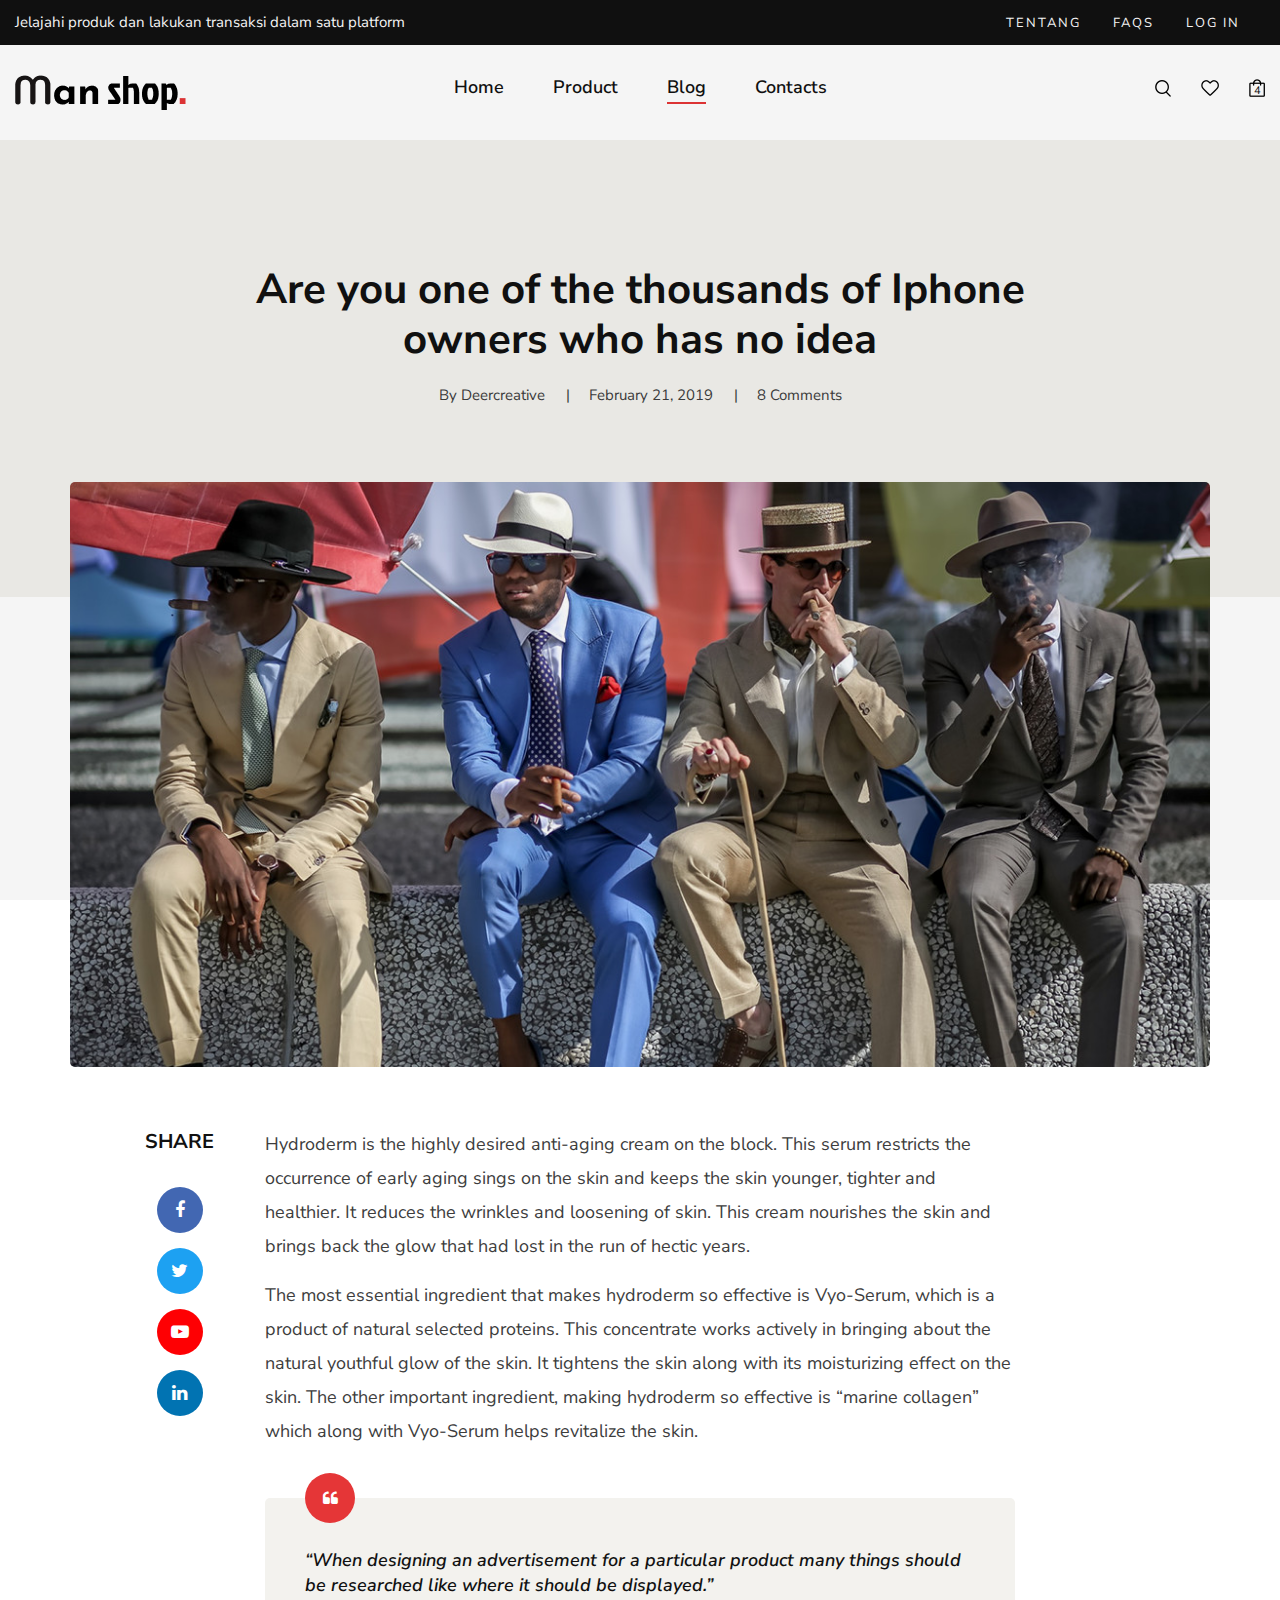
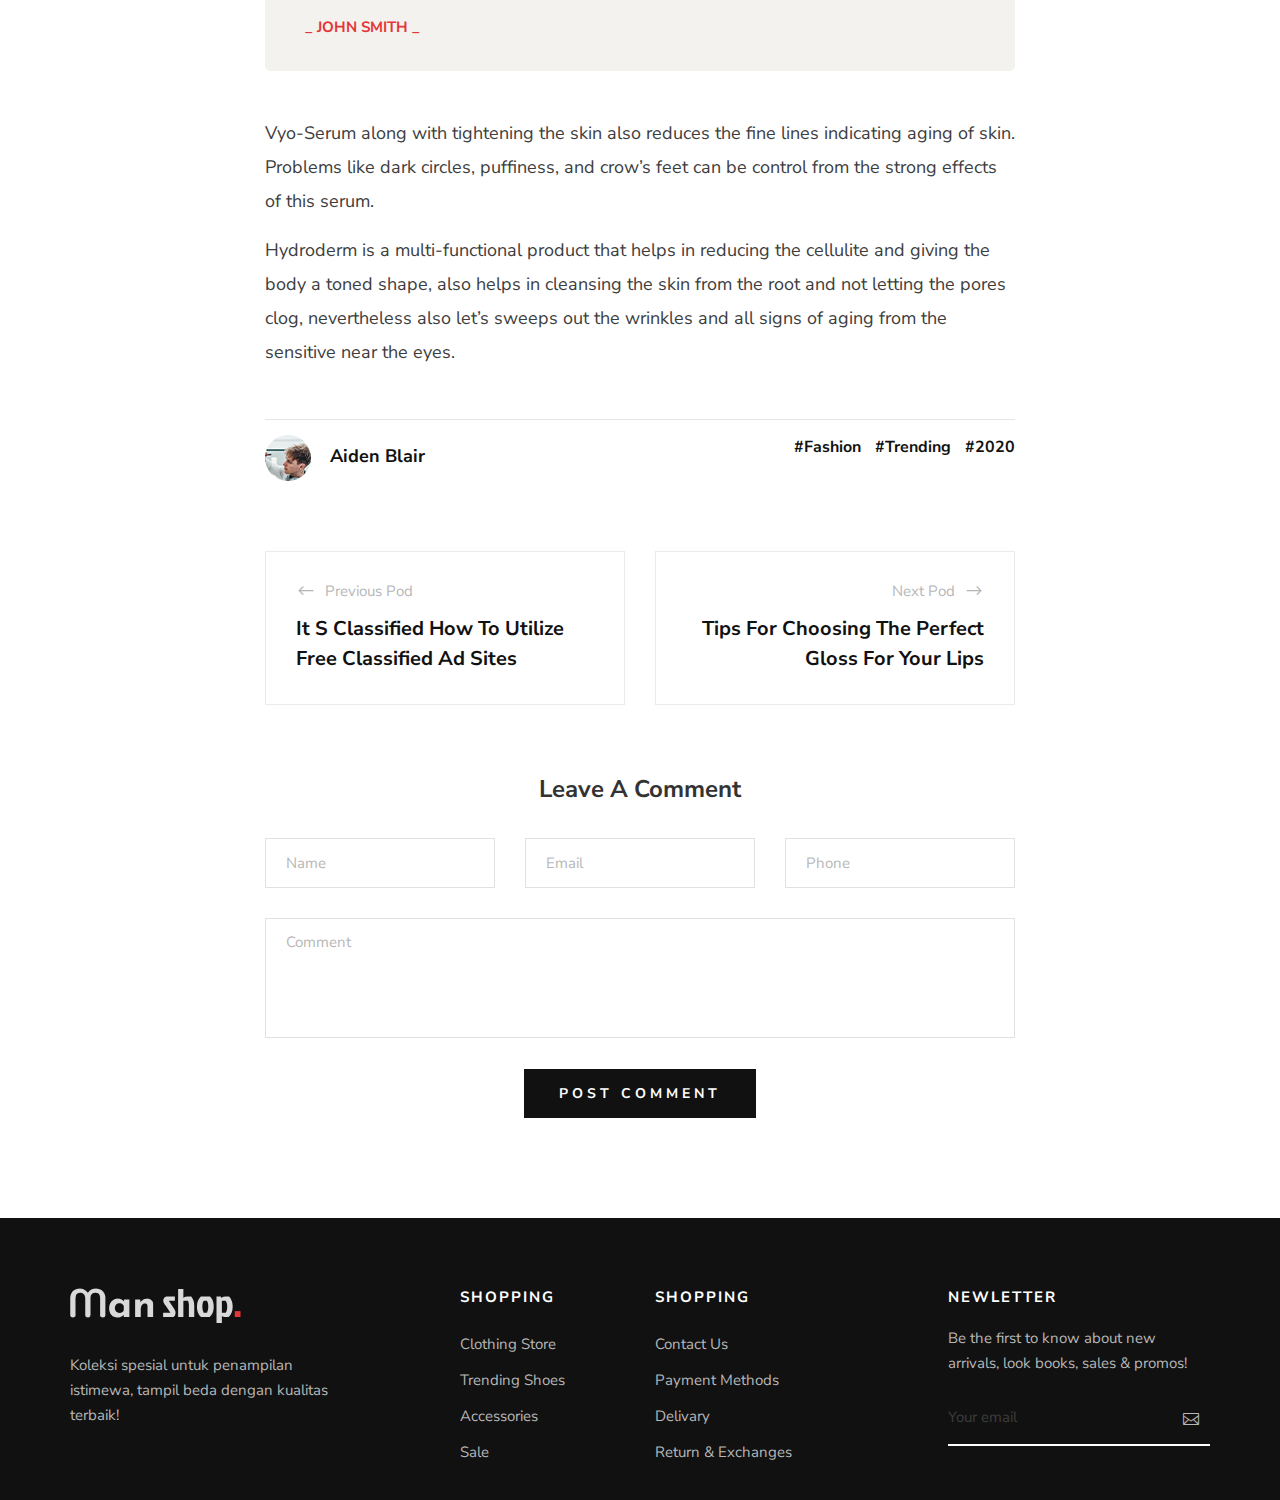
<file: blog-details.html>
<!DOCTYPE html>
<html lang="zxx">

<head>
    <meta charset="UTF-8">
    <meta name="description" content="Male_Fashion Template">
    <meta name="keywords" content="Male_Fashion, unica, creative, html">
    <meta name="viewport" content="width=device-width, initial-scale=1.0">
    <meta http-equiv="X-UA-Compatible" content="ie=edge">
    <title>Male-Fashion | Template</title>

    <!-- Google Font -->
    <link href="https://fonts.googleapis.com/css2?family=Nunito+Sans:wght@300;400;600;700;800;900&display=swap"
        rel="stylesheet">

    <!-- Css Styles -->
    <link rel="stylesheet" href="css/bootstrap.min.css" type="text/css">
    <link rel="stylesheet" href="css/font-awesome.min.css" type="text/css">
    <link rel="stylesheet" href="css/elegant-icons.css" type="text/css">
    <link rel="stylesheet" href="css/magnific-popup.css" type="text/css">
    <link rel="stylesheet" href="css/nice-select.css" type="text/css">
    <link rel="stylesheet" href="css/owl.carousel.min.css" type="text/css">
    <link rel="stylesheet" href="css/slicknav.min.css" type="text/css">
    <link rel="stylesheet" href="css/style.css" type="text/css">
</head>

<body>
    <!-- Page Preloder -->
    <div id="preloder">
        <div class="loader"></div>
    </div>

    <!-- Offcanvas Menu Begin -->
    <div class="offcanvas-menu-overlay"></div>
    <div class="offcanvas-menu-wrapper">
        <div class="offcanvas__option">
            <div class="offcanvas__links">
                <a href="#">Tentang</a>
                <a href="#">FAQs</a>
                <a href="#">Sign In</a>
            </div>
        </div>
        <div class="offcanvas__nav__option">
            <a href="#" class="search-switch"><img src="img/icon/search.png" alt=""></a>
            <a href="#"><img src="img/icon/heart.png" alt=""></a>
            <a href="./shopping-cart.html"><img src="img/icon/cart.png" alt=""> <span>4</span></a>
        </div>
        <div id="mobile-menu-wrap"></div>
        <div class="offcanvas__text">
            <p>Jelajahi produk dan lakukan transaksi dalam satu platform</p>
        </div>
    </div>
    <!-- Offcanvas Menu End -->

    <!-- Header Section Begin -->
    <header class="header">
        <div class="header__top">
            <div class="container-fluid">
                <div class="row">
                    <div class="col-lg-6 col-md-7">
                        <div class="header__top__left">
                            <p>Jelajahi produk dan lakukan transaksi dalam satu platform</p>
                        </div>
                    </div>
                    <div class="col-lg-6 col-md-5">
                        <div class="header__top__right">
                            <div class="header__top__links">
                                <a href="#">Tentang</a>
                                <a href="#">FAQs</a>
                                <a href="#">Log In</a>
                            </div>
                        </div>
                    </div>
                </div>
            </div>
        </div>
        <div class="container-fluid">
            <div class="row">
                <div class="col-lg-3 col-md-3">
                    <div class="header__logo">
                        <a href="./index.html"><img src="img/logo.png" alt=""></a>
                    </div>
                </div>
                <div class="col-lg-6 col-md-6">
                    <nav class="header__menu mobile-menu">
                        <ul>
                            <li><a href="./index.html">Home</a></li>
                            <li><a href="./shop.html">Product</a></li>
                            <li class="active"><a href="./blog.html">Blog</a></li>
                            <li><a href="./contact.html">Contacts</a></li>
                        </ul>
                    </nav>
                </div>
                <div class="col-lg-3 col-md-3">
                    <div class="header__nav__option">
                        <a href="#" class="search-switch"><img src="img/icon/search.png" alt=""></a>
                        <a href="#"><img src="img/icon/heart.png" alt=""></a>
                        <a href="./shopping-cart.html"><img src="img/icon/cart.png" alt=""> <span>4</span></a>
                    </div>
                </div>
            </div>
            <div class="canvas__open"><i class="fa fa-bars"></i></div>
        </div>
    </header>
    <!-- Header Section End -->

    <!-- Blog Details Hero Begin -->
    <section class="blog-hero spad">
        <div class="container">
            <div class="row d-flex justify-content-center">
                <div class="col-lg-9 text-center">
                    <div class="blog__hero__text">
                        <h2>Are you one of the thousands of Iphone owners who has no idea</h2>
                        <ul>
                            <li>By Deercreative</li>
                            <li>February 21, 2019</li>
                            <li>8 Comments</li>
                        </ul>
                    </div>
                </div>
            </div>
        </div>
    </section>
    <!-- Blog Details Hero End -->

    <!-- Blog Details Section Begin -->
    <section class="blog-details spad">
        <div class="container">
            <div class="row d-flex justify-content-center">
                <div class="col-lg-12">
                    <div class="blog__details__pic">
                        <img src="img/blog/details/blog-details.jpg" alt="">
                    </div>
                </div>
                <div class="col-lg-8">
                    <div class="blog__details__content">
                        <div class="blog__details__share">
                            <span>share</span>
                            <ul>
                                <li><a href="#"><i class="fa fa-facebook"></i></a></li>
                                <li><a href="#" class="twitter"><i class="fa fa-twitter"></i></a></li>
                                <li><a href="#" class="youtube"><i class="fa fa-youtube-play"></i></a></li>
                                <li><a href="#" class="linkedin"><i class="fa fa-linkedin"></i></a></li>
                            </ul>
                        </div>
                        <div class="blog__details__text">
                            <p>Hydroderm is the highly desired anti-aging cream on the block. This serum restricts the
                                occurrence of early aging sings on the skin and keeps the skin younger, tighter and
                                healthier. It reduces the wrinkles and loosening of skin. This cream nourishes the skin
                                and brings back the glow that had lost in the run of hectic years.</p>
                            <p>The most essential ingredient that makes hydroderm so effective is Vyo-Serum, which is a
                                product of natural selected proteins. This concentrate works actively in bringing about
                                the natural youthful glow of the skin. It tightens the skin along with its moisturizing
                                effect on the skin. The other important ingredient, making hydroderm so effective is
                                “marine collagen” which along with Vyo-Serum helps revitalize the skin.</p>
                        </div>
                        <div class="blog__details__quote">
                            <i class="fa fa-quote-left"></i>
                            <p>“When designing an advertisement for a particular product many things should be
                                researched like where it should be displayed.”</p>
                            <h6>_ John Smith _</h6>
                        </div>
                        <div class="blog__details__text">
                            <p>Vyo-Serum along with tightening the skin also reduces the fine lines indicating aging of
                                skin. Problems like dark circles, puffiness, and crow’s feet can be control from the
                                strong effects of this serum.</p>
                            <p>Hydroderm is a multi-functional product that helps in reducing the cellulite and giving
                                the body a toned shape, also helps in cleansing the skin from the root and not letting
                                the pores clog, nevertheless also let’s sweeps out the wrinkles and all signs of aging
                                from the sensitive near the eyes.</p>
                        </div>
                        <div class="blog__details__option">
                            <div class="row">
                                <div class="col-lg-6 col-md-6 col-sm-6">
                                    <div class="blog__details__author">
                                        <div class="blog__details__author__pic">
                                            <img src="img/blog/details/blog-author.jpg" alt="">
                                        </div>
                                        <div class="blog__details__author__text">
                                            <h5>Aiden Blair</h5>
                                        </div>
                                    </div>
                                </div>
                                <div class="col-lg-6 col-md-6 col-sm-6">
                                    <div class="blog__details__tags">
                                        <a href="#">#Fashion</a>
                                        <a href="#">#Trending</a>
                                        <a href="#">#2020</a>
                                    </div>
                                </div>
                            </div>
                        </div>
                        <div class="blog__details__btns">
                            <div class="row">
                                <div class="col-lg-6 col-md-6 col-sm-6">
                                    <a href="" class="blog__details__btns__item">
                                        <p><span class="arrow_left"></span> Previous Pod</p>
                                        <h5>It S Classified How To Utilize Free Classified Ad Sites</h5>
                                    </a>
                                </div>
                                <div class="col-lg-6 col-md-6 col-sm-6">
                                    <a href="" class="blog__details__btns__item blog__details__btns__item--next">
                                        <p>Next Pod <span class="arrow_right"></span></p>
                                        <h5>Tips For Choosing The Perfect Gloss For Your Lips</h5>
                                    </a>
                                </div>
                            </div>
                        </div>
                        <div class="blog__details__comment">
                            <h4>Leave A Comment</h4>
                            <form action="#">
                                <div class="row">
                                    <div class="col-lg-4 col-md-4">
                                        <input type="text" placeholder="Name">
                                    </div>
                                    <div class="col-lg-4 col-md-4">
                                        <input type="text" placeholder="Email">
                                    </div>
                                    <div class="col-lg-4 col-md-4">
                                        <input type="text" placeholder="Phone">
                                    </div>
                                    <div class="col-lg-12 text-center">
                                        <textarea placeholder="Comment"></textarea>
                                        <button type="submit" class="site-btn">Post Comment</button>
                                    </div>
                                </div>
                            </form>
                        </div>
                    </div>
                </div>
            </div>
        </div>
    </section>
    <!-- Blog Details Section End -->

    <!-- Footer Section Begin -->
    <footer class="footer">
        <div class="container">
            <div class="row">
                <div class="col-lg-3 col-md-6 col-sm-6">
                    <div class="footer__about">
                        <div class="footer__logo">
                            <a href="#"><img src="img/footer-logo.png" alt=""></a>
                        </div>
                        <p>Koleksi spesial untuk penampilan istimewa, tampil beda dengan kualitas terbaik!</p>
                        <!-- <a href="#"><img src="img/payment.png" alt=""></a> -->
                    </div>
                </div>
                <div class="col-lg-2 offset-lg-1 col-md-3 col-sm-6">
                    <div class="footer__widget">
                        <h6>Shopping</h6>
                        <ul>
                            <li><a href="#">Clothing Store</a></li>
                            <li><a href="#">Trending Shoes</a></li>
                            <li><a href="#">Accessories</a></li>
                            <li><a href="#">Sale</a></li>
                        </ul>
                    </div>
                </div>
                <div class="col-lg-2 col-md-3 col-sm-6">
                    <div class="footer__widget">
                        <h6>Shopping</h6>
                        <ul>
                            <li><a href="#">Contact Us</a></li>
                            <li><a href="#">Payment Methods</a></li>
                            <li><a href="#">Delivary</a></li>
                            <li><a href="#">Return & Exchanges</a></li>
                        </ul>
                    </div>
                </div>
                <div class="col-lg-3 offset-lg-1 col-md-6 col-sm-6">
                    <div class="footer__widget">
                        <h6>NewLetter</h6>
                        <div class="footer__newslatter">
                            <p>Be the first to know about new arrivals, look books, sales & promos!</p>
                            <form action="#">
                                <input type="text" placeholder="Your email">
                                <button type="submit"><span class="icon_mail_alt"></span></button>
                            </form>
                        </div>
                    </div>
                </div>
            </div>
            <div class="row">
                <div class="col-lg-12 d-none">
                    <div class="footer__copyright__text text-black">
                        <!-- Link back to Colorlib can't be removed. Template is licensed under CC BY 3.0. -->
                        <p>Copyright ©
                            <script>
                                document.write(new Date().getFullYear());
                            </script>2020
                            All rights reserved | This template is made with <i class="fa fa-heart-o"
                            aria-hidden="true"></i> by <a href="https://colorlib.com" target="_blank">Colorlib</a>
                        </p>
                        <!-- Link back to Colorlib can't be removed. Template is licensed under CC BY 3.0. -->
                    </div>
                </div>
            </div>
        </div>
    </footer>
    <!-- Footer Section End -->

    <!-- Search Begin -->
    <div class="search-model">
        <div class="h-100 d-flex align-items-center justify-content-center">
            <div class="search-close-switch">+</div>
            <form class="search-model-form">
                <input type="text" id="search-input" placeholder="Search here.....">
            </form>
        </div>
    </div>
    <!-- Search End -->

    <!-- Js Plugins -->
    <script src="js/jquery-3.3.1.min.js"></script>
    <script src="js/bootstrap.min.js"></script>
    <script src="js/jquery.nice-select.min.js"></script>
    <script src="js/jquery.nicescroll.min.js"></script>
    <script src="js/jquery.magnific-popup.min.js"></script>
    <script src="js/jquery.countdown.min.js"></script>
    <script src="js/jquery.slicknav.js"></script>
    <script src="js/mixitup.min.js"></script>
    <script src="js/owl.carousel.min.js"></script>
    <script src="js/main.js"></script>
</body>

</html>
</file>
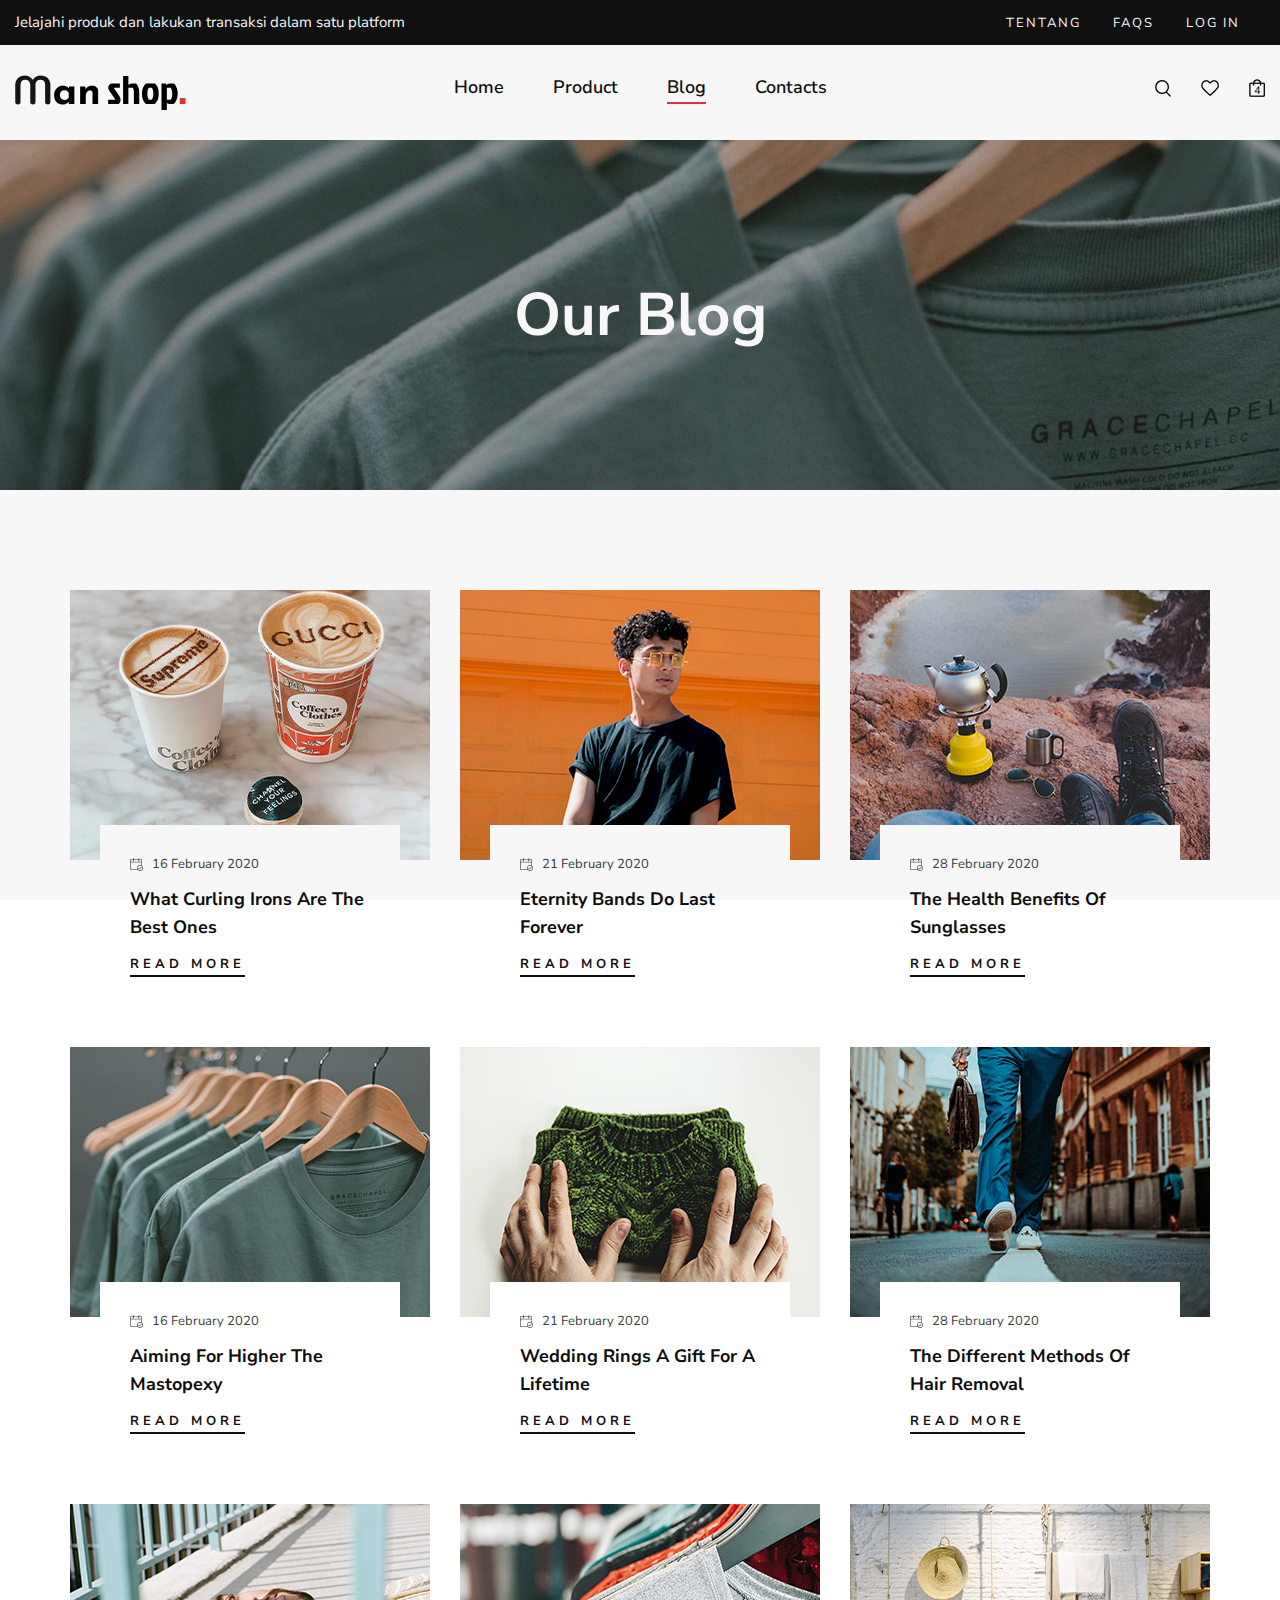
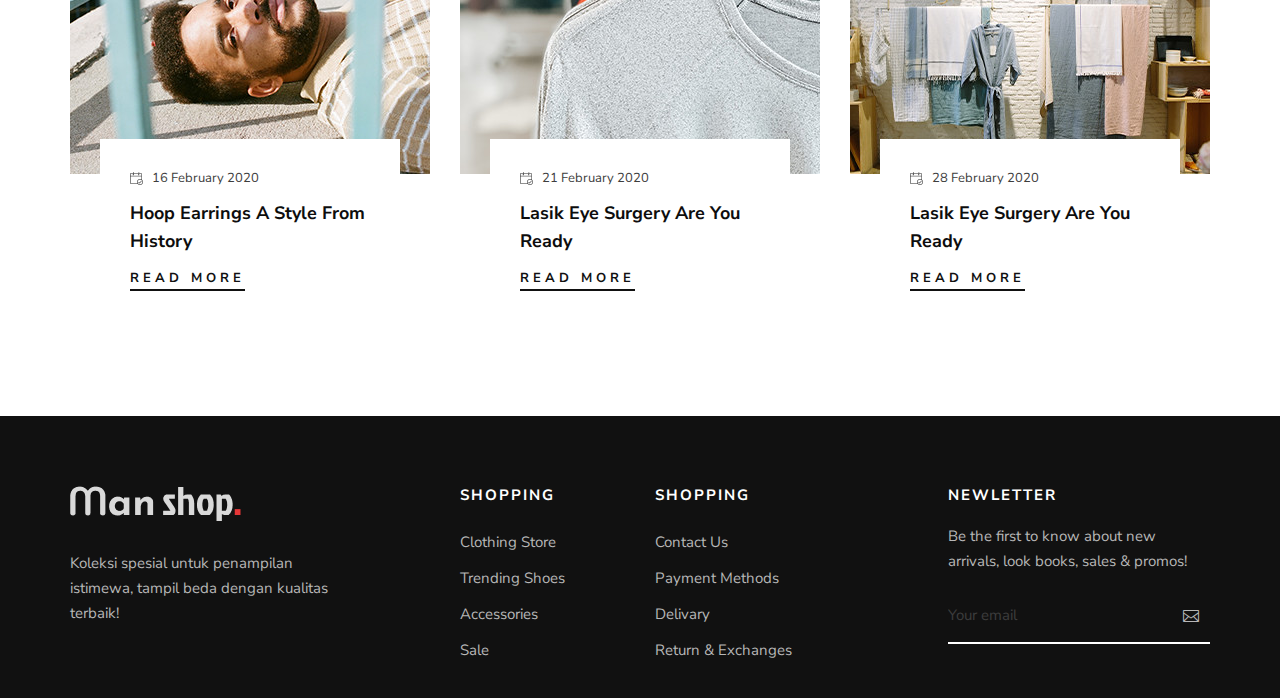
<file: blog.html>
<!DOCTYPE html>
<html lang="zxx">

<head>
    <meta charset="UTF-8">
    <meta name="description" content="Male_Fashion Template">
    <meta name="keywords" content="Male_Fashion, unica, creative, html">
    <meta name="viewport" content="width=device-width, initial-scale=1.0">
    <meta http-equiv="X-UA-Compatible" content="ie=edge">
    <title>Male-Fashion | Template</title>

    <!-- Google Font -->
    <link href="https://fonts.googleapis.com/css2?family=Nunito+Sans:wght@300;400;600;700;800;900&display=swap"
        rel="stylesheet">

    <!-- Css Styles -->
    <link rel="stylesheet" href="css/bootstrap.min.css" type="text/css">
    <link rel="stylesheet" href="css/font-awesome.min.css" type="text/css">
    <link rel="stylesheet" href="css/elegant-icons.css" type="text/css">
    <link rel="stylesheet" href="css/magnific-popup.css" type="text/css">
    <link rel="stylesheet" href="css/nice-select.css" type="text/css">
    <link rel="stylesheet" href="css/owl.carousel.min.css" type="text/css">
    <link rel="stylesheet" href="css/slicknav.min.css" type="text/css">
    <link rel="stylesheet" href="css/style.css" type="text/css">
</head>

<body>
    <!-- Page Preloder -->
    <div id="preloder">
        <div class="loader"></div>
    </div>

    <!-- Offcanvas Menu Begin -->
    <div class="offcanvas-menu-overlay"></div>
    <div class="offcanvas-menu-wrapper">
        <div class="offcanvas__option">
            <div class="offcanvas__links">
                <a href="#">Tentang</a>
                <a href="#">FAQs</a>
                <a href="#">Sign In</a>
            </div>
        </div>
        <div class="offcanvas__nav__option">
            <a href="#" class="search-switch"><img src="img/icon/search.png" alt=""></a>
            <a href="#"><img src="img/icon/heart.png" alt=""></a>
            <a href="./shopping-cart.html"><img src="img/icon/cart.png" alt=""> <span>4</span></a>
        </div>
        <div id="mobile-menu-wrap"></div>
        <div class="offcanvas__text">
            <p>Jelajahi produk dan lakukan transaksi dalam satu platform</p>
        </div>
    </div>
    <!-- Offcanvas Menu End -->

    <!-- Header Section Begin -->
    <header class="header">
        <div class="header__top">
            <div class="container-fluid">
                <div class="row">
                    <div class="col-lg-6 col-md-7">
                        <div class="header__top__left">
                            <p>Jelajahi produk dan lakukan transaksi dalam satu platform</p>
                        </div>
                    </div>
                    <div class="col-lg-6 col-md-5">
                        <div class="header__top__right">
                            <div class="header__top__links">
                                <a href="#">Tentang</a>
                                <a href="#">FAQs</a>
                                <a href="#">Log In</a>
                            </div>
                        </div>
                    </div>
                </div>
            </div>
        </div>
        <div class="container-fluid">
            <div class="row">
                <div class="col-lg-3 col-md-3">
                    <div class="header__logo">
                        <a href="./index.html"><img src="img/logo.png" alt=""></a>
                    </div>
                </div>
                <div class="col-lg-6 col-md-6">
                    <nav class="header__menu mobile-menu">
                        <ul>
                            <li><a href="./index.html">Home</a></li>
                            <li><a href="./shop.html">Product</a></li>
                            <li class="active"><a href="./blog.html">Blog</a></li>
                            <li><a href="./contact.html">Contacts</a></li>
                        </ul>
                    </nav>
                </div>
                <div class="col-lg-3 col-md-3">
                    <div class="header__nav__option">
                        <a href="#" class="search-switch"><img src="img/icon/search.png" alt=""></a>
                        <a href="#"><img src="img/icon/heart.png" alt=""></a>
                        <a href="./shopping-cart.html"><img src="img/icon/cart.png" alt=""> <span>4</span></a>
                    </div>
                </div>
            </div>
            <div class="canvas__open"><i class="fa fa-bars"></i></div>
        </div>
    </header>
    <!-- Header Section End -->

    <!-- Breadcrumb Section Begin -->
    <section class="breadcrumb-blog set-bg" data-setbg="img/breadcrumb-bg.jpg">
        <div class="container">
            <div class="row">
                <div class="col-lg-12">
                    <h2>Our Blog</h2>
                </div>
            </div>
        </div>
    </section>
    <!-- Breadcrumb Section End -->

    <!-- Blog Section Begin -->
    <section class="blog spad">
        <div class="container">
            <div class="row">
                <div class="col-lg-4 col-md-6 col-sm-6">
                    <div class="blog__item">
                        <div class="blog__item__pic set-bg" data-setbg="img/blog/blog-1.jpg"></div>
                        <div class="blog__item__text">
                            <span><img src="img/icon/calendar.png" alt=""> 16 February 2020</span>
                            <h5>What Curling Irons Are The Best Ones</h5>
                            <a href="./blog-details.html">Read More</a>
                        </div>
                    </div>
                </div>
                <div class="col-lg-4 col-md-6 col-sm-6">
                    <div class="blog__item">
                        <div class="blog__item__pic set-bg" data-setbg="img/blog/blog-2.jpg"></div>
                        <div class="blog__item__text">
                            <span><img src="img/icon/calendar.png" alt=""> 21 February 2020</span>
                            <h5>Eternity Bands Do Last Forever</h5>
                            <a href="./blog-details.html">Read More</a>
                        </div>
                    </div>
                </div>
                <div class="col-lg-4 col-md-6 col-sm-6">
                    <div class="blog__item">
                        <div class="blog__item__pic set-bg" data-setbg="img/blog/blog-3.jpg"></div>
                        <div class="blog__item__text">
                            <span><img src="img/icon/calendar.png" alt=""> 28 February 2020</span>
                            <h5>The Health Benefits Of Sunglasses</h5>
                            <a href="./blog-details.html">Read More</a>
                        </div>
                    </div>
                </div>
                <div class="col-lg-4 col-md-6 col-sm-6">
                    <div class="blog__item">
                        <div class="blog__item__pic set-bg" data-setbg="img/blog/blog-4.jpg"></div>
                        <div class="blog__item__text">
                            <span><img src="img/icon/calendar.png" alt=""> 16 February 2020</span>
                            <h5>Aiming For Higher The Mastopexy</h5>
                            <a href="./blog-details.html">Read More</a>
                        </div>
                    </div>
                </div>
                <div class="col-lg-4 col-md-6 col-sm-6">
                    <div class="blog__item">
                        <div class="blog__item__pic set-bg" data-setbg="img/blog/blog-5.jpg"></div>
                        <div class="blog__item__text">
                            <span><img src="img/icon/calendar.png" alt=""> 21 February 2020</span>
                            <h5>Wedding Rings A Gift For A Lifetime</h5>
                            <a href="./blog-details.html">Read More</a>
                        </div>
                    </div>
                </div>
                <div class="col-lg-4 col-md-6 col-sm-6">
                    <div class="blog__item">
                        <div class="blog__item__pic set-bg" data-setbg="img/blog/blog-6.jpg"></div>
                        <div class="blog__item__text">
                            <span><img src="img/icon/calendar.png" alt=""> 28 February 2020</span>
                            <h5>The Different Methods Of Hair Removal</h5>
                            <a href="./blog-details.html">Read More</a>
                        </div>
                    </div>
                </div>
                <div class="col-lg-4 col-md-6 col-sm-6">
                    <div class="blog__item">
                        <div class="blog__item__pic set-bg" data-setbg="img/blog/blog-7.jpg"></div>
                        <div class="blog__item__text">
                            <span><img src="img/icon/calendar.png" alt=""> 16 February 2020</span>
                            <h5>Hoop Earrings A Style From History</h5>
                            <a href="./blog-details.html">Read More</a>
                        </div>
                    </div>
                </div>
                <div class="col-lg-4 col-md-6 col-sm-6">
                    <div class="blog__item">
                        <div class="blog__item__pic set-bg" data-setbg="img/blog/blog-8.jpg"></div>
                        <div class="blog__item__text">
                            <span><img src="img/icon/calendar.png" alt=""> 21 February 2020</span>
                            <h5>Lasik Eye Surgery Are You Ready</h5>
                            <a href="./blog-details.html">Read More</a>
                        </div>
                    </div>
                </div>
                <div class="col-lg-4 col-md-6 col-sm-6">
                    <div class="blog__item">
                        <div class="blog__item__pic set-bg" data-setbg="img/blog/blog-9.jpg"></div>
                        <div class="blog__item__text">
                            <span><img src="img/icon/calendar.png" alt=""> 28 February 2020</span>
                            <h5>Lasik Eye Surgery Are You Ready</h5>
                            <a href="./blog-details.html">Read More</a>
                        </div>
                    </div>
                </div>
            </div>
        </div>
    </section>
    <!-- Blog Section End -->

    <!-- Footer Section Begin -->
    <footer class="footer">
        <div class="container">
            <div class="row">
                <div class="col-lg-3 col-md-6 col-sm-6">
                    <div class="footer__about">
                        <div class="footer__logo">
                            <a href="#"><img src="img/footer-logo.png" alt=""></a>
                        </div>
                        <p>Koleksi spesial untuk penampilan istimewa, tampil beda dengan kualitas terbaik!</p>
                        <!-- <a href="#"><img src="img/payment.png" alt=""></a> -->
                    </div>
                </div>
                <div class="col-lg-2 offset-lg-1 col-md-3 col-sm-6">
                    <div class="footer__widget">
                        <h6>Shopping</h6>
                        <ul>
                            <li><a href="#">Clothing Store</a></li>
                            <li><a href="#">Trending Shoes</a></li>
                            <li><a href="#">Accessories</a></li>
                            <li><a href="#">Sale</a></li>
                        </ul>
                    </div>
                </div>
                <div class="col-lg-2 col-md-3 col-sm-6">
                    <div class="footer__widget">
                        <h6>Shopping</h6>
                        <ul>
                            <li><a href="#">Contact Us</a></li>
                            <li><a href="#">Payment Methods</a></li>
                            <li><a href="#">Delivary</a></li>
                            <li><a href="#">Return & Exchanges</a></li>
                        </ul>
                    </div>
                </div>
                <div class="col-lg-3 offset-lg-1 col-md-6 col-sm-6">
                    <div class="footer__widget">
                        <h6>NewLetter</h6>
                        <div class="footer__newslatter">
                            <p>Be the first to know about new arrivals, look books, sales & promos!</p>
                            <form action="#">
                                <input type="text" placeholder="Your email">
                                <button type="submit"><span class="icon_mail_alt"></span></button>
                            </form>
                        </div>
                    </div>
                </div>
            </div>
            <div class="row">
                <div class="col-lg-12 d-none">
                    <div class="footer__copyright__text text-black">
                        <!-- Link back to Colorlib can't be removed. Template is licensed under CC BY 3.0. -->
                        <p>Copyright ©
                            <script>
                                document.write(new Date().getFullYear());
                            </script>2020
                            All rights reserved | This template is made with <i class="fa fa-heart-o"
                            aria-hidden="true"></i> by <a href="https://colorlib.com" target="_blank">Colorlib</a>
                        </p>
                        <!-- Link back to Colorlib can't be removed. Template is licensed under CC BY 3.0. -->
                    </div>
                </div>
            </div>
        </div>
    </footer>
    <!-- Footer Section End -->

    <!-- Search Begin -->
    <div class="search-model">
        <div class="h-100 d-flex align-items-center justify-content-center">
            <div class="search-close-switch">+</div>
            <form class="search-model-form">
                <input type="text" id="search-input" placeholder="Search here.....">
            </form>
        </div>
    </div>
    <!-- Search End -->

    <!-- Js Plugins -->
    <script src="js/jquery-3.3.1.min.js"></script>
    <script src="js/bootstrap.min.js"></script>
    <script src="js/jquery.nice-select.min.js"></script>
    <script src="js/jquery.nicescroll.min.js"></script>
    <script src="js/jquery.magnific-popup.min.js"></script>
    <script src="js/jquery.countdown.min.js"></script>
    <script src="js/jquery.slicknav.js"></script>
    <script src="js/mixitup.min.js"></script>
    <script src="js/owl.carousel.min.js"></script>
    <script src="js/main.js"></script>
</body>

</html>
</file>
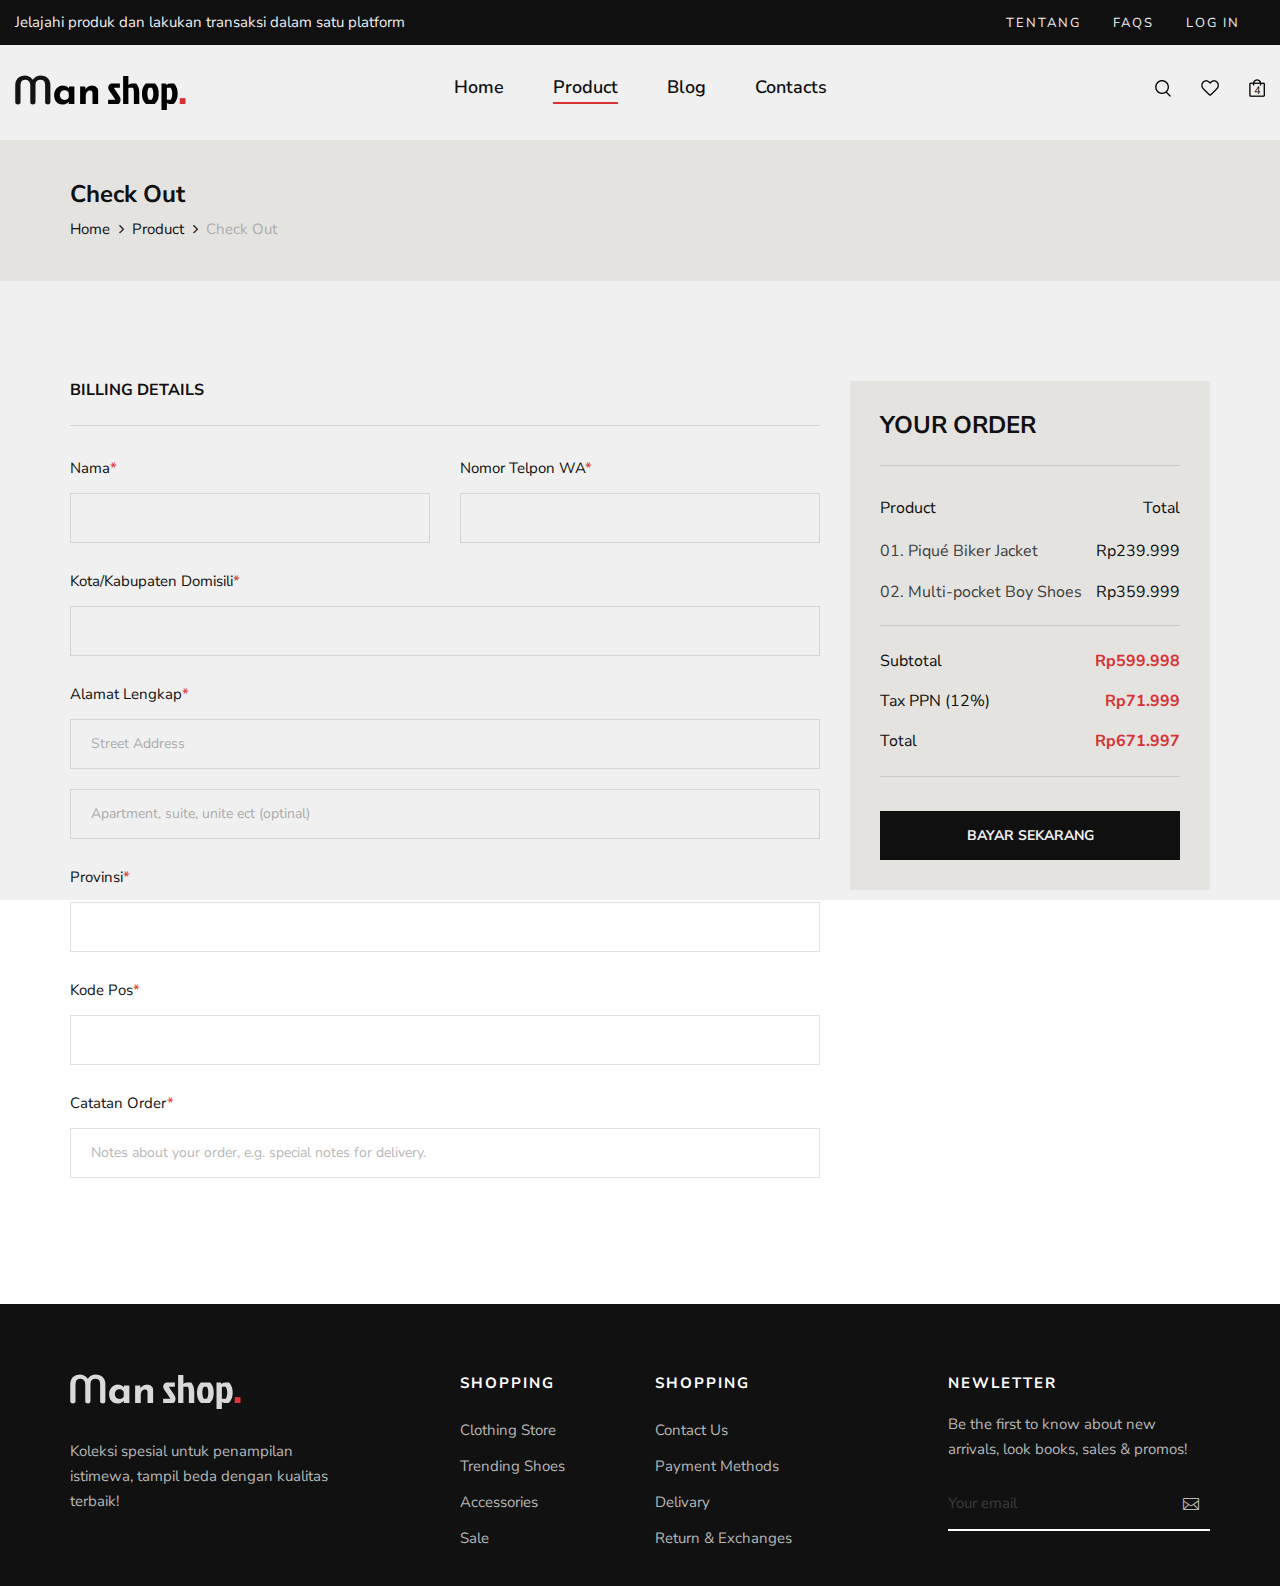
<file: checkout.html>
<!DOCTYPE html>
<html lang="zxx">

<head>
    <meta charset="UTF-8">
    <meta name="description" content="Male_Fashion Template">
    <meta name="keywords" content="Male_Fashion, unica, creative, html">
    <meta name="viewport" content="width=device-width, initial-scale=1.0">
    <meta http-equiv="X-UA-Compatible" content="ie=edge">
    <title>Male-Fashion | Template</title>

    <!-- Google Font -->
    <link href="https://fonts.googleapis.com/css2?family=Nunito+Sans:wght@300;400;600;700;800;900&display=swap"
    rel="stylesheet">

    <!-- Css Styles -->
    <link rel="stylesheet" href="css/bootstrap.min.css" type="text/css">
    <link rel="stylesheet" href="css/font-awesome.min.css" type="text/css">
    <link rel="stylesheet" href="css/elegant-icons.css" type="text/css">
    <link rel="stylesheet" href="css/magnific-popup.css" type="text/css">
    <link rel="stylesheet" href="css/nice-select.css" type="text/css">
    <link rel="stylesheet" href="css/owl.carousel.min.css" type="text/css">
    <link rel="stylesheet" href="css/slicknav.min.css" type="text/css">
    <link rel="stylesheet" href="css/style.css" type="text/css">
    <script type="text/javascript" src="https://app.sandbox.midtrans.com/snap/snap.js" data-client-key="SB-Mid-client-Ih0ufV1uT0wJG1yf"></script>
</head>

<body>
    <!-- Page Preloder -->
    <div id="preloder">
        <div class="loader"></div>
    </div>

    <!-- Offcanvas Menu Begin -->
    <div class="offcanvas-menu-overlay"></div>
    <div class="offcanvas-menu-wrapper">
        <div class="offcanvas__option">
            <div class="offcanvas__links">
                <a href="#">Tentang</a>
                <a href="#">FAQs</a>
                <a href="#">Sign In</a>
            </div>
        </div>
        <div class="offcanvas__nav__option">
            <a href="#" class="search-switch"><img src="img/icon/search.png" alt=""></a>
            <a href="#"><img src="img/icon/heart.png" alt=""></a>
            <a href="./shopping-cart.html"><img src="img/icon/cart.png" alt=""> <span>4</span></a>
        </div>
        <div id="mobile-menu-wrap"></div>
        <div class="offcanvas__text">
            <p>Jelajahi produk dan lakukan transaksi dalam satu platform</p>
        </div>
    </div>
    <!-- Offcanvas Menu End -->

    <!-- Header Section Begin -->
    <header class="header">
        <div class="header__top">
            <div class="container-fluid">
                <div class="row">
                    <div class="col-lg-6 col-md-7">
                        <div class="header__top__left">
                            <p>Jelajahi produk dan lakukan transaksi dalam satu platform</p>
                        </div>
                    </div>
                    <div class="col-lg-6 col-md-5">
                        <div class="header__top__right">
                            <div class="header__top__links">
                                <a href="#">Tentang</a>
                                <a href="#">FAQs</a>
                                <a href="#">Log In</a>
                            </div>
                        </div>
                    </div>
                </div>
            </div>
        </div>
        <div class="container-fluid">
            <div class="row">
                <div class="col-lg-3 col-md-3">
                    <div class="header__logo">
                        <a href="./index.html"><img src="img/logo.png" alt=""></a>
                    </div>
                </div>
                <div class="col-lg-6 col-md-6">
                    <nav class="header__menu mobile-menu">
                        <ul>
                            <li><a href="./index.html">Home</a></li>
                            <li class="active"><a href="./shop.html">Product</a></li>
                            <li><a href="./blog.html">Blog</a></li>
                            <li><a href="./contact.html">Contacts</a></li>
                        </ul>
                    </nav>
                </div>
                <div class="col-lg-3 col-md-3">
                    <div class="header__nav__option">
                        <a href="#" class="search-switch"><img src="img/icon/search.png" alt=""></a>
                        <a href="#"><img src="img/icon/heart.png" alt=""></a>
                        <a href="./shopping-cart.html"><img src="img/icon/cart.png" alt=""> <span>4</span></a>
                    </div>
                </div>
            </div>
            <div class="canvas__open"><i class="fa fa-bars"></i></div>
        </div>
    </header>
    <!-- Header Section End -->

    <!-- Breadcrumb Section Begin -->
    <section class="breadcrumb-option">
        <div class="container">
            <div class="row">
                <div class="col-lg-12">
                    <div class="breadcrumb__text">
                        <h4>Check Out</h4>
                        <div class="breadcrumb__links">
                            <a href="./index.html">Home</a>
                            <a href="./shop.html">Product</a>
                            <span>Check Out</span>
                        </div>
                    </div>
                </div>
            </div>
        </div>
    </section>
    <!-- Breadcrumb Section End -->

    <!-- Checkout Section Begin -->
    <section class="checkout spad">
        <div class="container">
            <div class="checkout__form">
                <form action="#">
                    <div class="row">
                        <div class="col-lg-8 col-md-6">
                            <!-- <h6 class="coupon__code"><span class="icon_tag_alt"></span> Have a coupon? <a href="#">Click
                            here</a> to enter your code</h6> -->
                            <h6 class="checkout__title">Billing Details</h6>
                            <div class="row">
                                <div class="col-lg-6">
                                    <div class="checkout__input">
                                        <p>Nama<span>*</span></p>
                                        <input type="text">
                                    </div>
                                </div>
                                <div class="col-lg-6">
                                    <div class="checkout__input">
                                        <p>Nomor Telpon WA<span>*</span></p>
                                        <input type="text">
                                    </div>
                                </div>
                            </div>
                            <div class="checkout__input">
                                <p>Kota/Kabupaten Domisili<span>*</span></p>
                                <input type="text">
                            </div>
                            <div class="checkout__input">
                                <p>Alamat Lengkap<span>*</span></p>
                                <input type="text" placeholder="Street Address" class="checkout__input__add">
                                <input type="text" placeholder="Apartment, suite, unite ect (optinal)">
                            </div>
                            <div class="checkout__input">
                                <p>Provinsi<span>*</span></p>
                                <input type="text">
                            </div>
                            <div class="checkout__input">
                                <p>Kode Pos<span>*</span></p>
                                <input type="text">
                            </div>
                            <div class="checkout__input">
                                <p>Catatan Order<span>*</span></p>
                                <input type="text"
                                placeholder="Notes about your order, e.g. special notes for delivery.">
                            </div>
                        </div>
                        <div class="col-lg-4 col-md-6">
                            <div class="checkout__order">
                                <h4 class="order__title">Your order</h4>
                                <div class="checkout__order__products">Product <span>Total</span></div>
                                <ul class="checkout__total__products">
                                    <li>01. Piqué Biker Jacket <span>Rp239.999</span></li>
                                    <li>02. Multi-pocket Boy Shoes <span>Rp359.999</span></li>
                                </ul>
                                <ul class="checkout__total__all">
                                    <li>Subtotal <span>Rp599.998</span></li>
                                    <li>Tax PPN (12%) <span>Rp71.999</span></li>
                                    <li>Total <span>Rp671.997</span></li>
                                </ul>
                                <a href="https://app.sandbox.midtrans.com/payment-links/1739670827402" target="_blank">
                                    <button type="button" class="site-btn">Bayar Sekarang</button>
                                </a>
                            </div>
                        </div>
                    </div>
                </form>
            </div>
        </div>
    </section>
    <!-- Checkout Section End -->

    <!-- Footer Section Begin -->
    <footer class="footer">
        <div class="container">
            <div class="row">
                <div class="col-lg-3 col-md-6 col-sm-6">
                    <div class="footer__about">
                        <div class="footer__logo">
                            <a href="#"><img src="img/footer-logo.png" alt=""></a>
                        </div>
                        <p>Koleksi spesial untuk penampilan istimewa, tampil beda dengan kualitas terbaik!</p>
                        <!-- <a href="#"><img src="img/payment.png" alt=""></a> -->
                    </div>
                </div>
                <div class="col-lg-2 offset-lg-1 col-md-3 col-sm-6">
                    <div class="footer__widget">
                        <h6>Shopping</h6>
                        <ul>
                            <li><a href="#">Clothing Store</a></li>
                            <li><a href="#">Trending Shoes</a></li>
                            <li><a href="#">Accessories</a></li>
                            <li><a href="#">Sale</a></li>
                        </ul>
                    </div>
                </div>
                <div class="col-lg-2 col-md-3 col-sm-6">
                    <div class="footer__widget">
                        <h6>Shopping</h6>
                        <ul>
                            <li><a href="#">Contact Us</a></li>
                            <li><a href="#">Payment Methods</a></li>
                            <li><a href="#">Delivary</a></li>
                            <li><a href="#">Return & Exchanges</a></li>
                        </ul>
                    </div>
                </div>
                <div class="col-lg-3 offset-lg-1 col-md-6 col-sm-6">
                    <div class="footer__widget">
                        <h6>NewLetter</h6>
                        <div class="footer__newslatter">
                            <p>Be the first to know about new arrivals, look books, sales & promos!</p>
                            <form action="#">
                                <input type="text" placeholder="Your email">
                                <button type="submit"><span class="icon_mail_alt"></span></button>
                            </form>
                        </div>
                    </div>
                </div>
            </div>
            <div class="row">
                <div class="col-lg-12 d-none">
                    <div class="footer__copyright__text text-black">
                        <!-- Link back to Colorlib can't be removed. Template is licensed under CC BY 3.0. -->
                        <p>Copyright ©
                            <script>
                                document.write(new Date().getFullYear());
                            </script>2020
                            All rights reserved | This template is made with <i class="fa fa-heart-o"
                            aria-hidden="true"></i> by <a href="https://colorlib.com" target="_blank">Colorlib</a>
                        </p>
                        <!-- Link back to Colorlib can't be removed. Template is licensed under CC BY 3.0. -->
                    </div>
                </div>
            </div>
        </div>
    </footer>
    <!-- Footer Section End -->

    <!-- Search Begin -->
    <div class="search-model">
        <div class="h-100 d-flex align-items-center justify-content-center">
            <div class="search-close-switch">+</div>
            <form class="search-model-form">
                <input type="text" id="search-input" placeholder="Search here.....">
            </form>
        </div>
    </div>
    <!-- Search End -->

    <script type="text/javascript">
        var payButton = document.getElementById('pay-button');
        // For example trigger on button clicked, or any time you need
        payButton.addEventListener('click', function() {
          var snapToken = document.getElementById('snap-token').value;
          snap.pay(snapToken);
        });
  
      </script>

    <!-- Js Plugins -->
    <script src="js/jquery-3.3.1.min.js"></script>
    <script src="js/bootstrap.min.js"></script>
    <script src="js/jquery.nice-select.min.js"></script>
    <script src="js/jquery.nicescroll.min.js"></script>
    <script src="js/jquery.magnific-popup.min.js"></script>
    <script src="js/jquery.countdown.min.js"></script>
    <script src="js/jquery.slicknav.js"></script>
    <script src="js/mixitup.min.js"></script>
    <script src="js/owl.carousel.min.js"></script>
    <script src="js/main.js"></script>
    <script type="text/javascript">
        var payButton = document.getElementById('pay-button');
        // For example trigger on button clicked, or any time you need
        payButton.addEventListener('click', function() {
          var snapToken = document.getElementById('snap-token').value;
          snap.pay(snapToken);
        });
  
      </script>
</body>

</html>
</file>
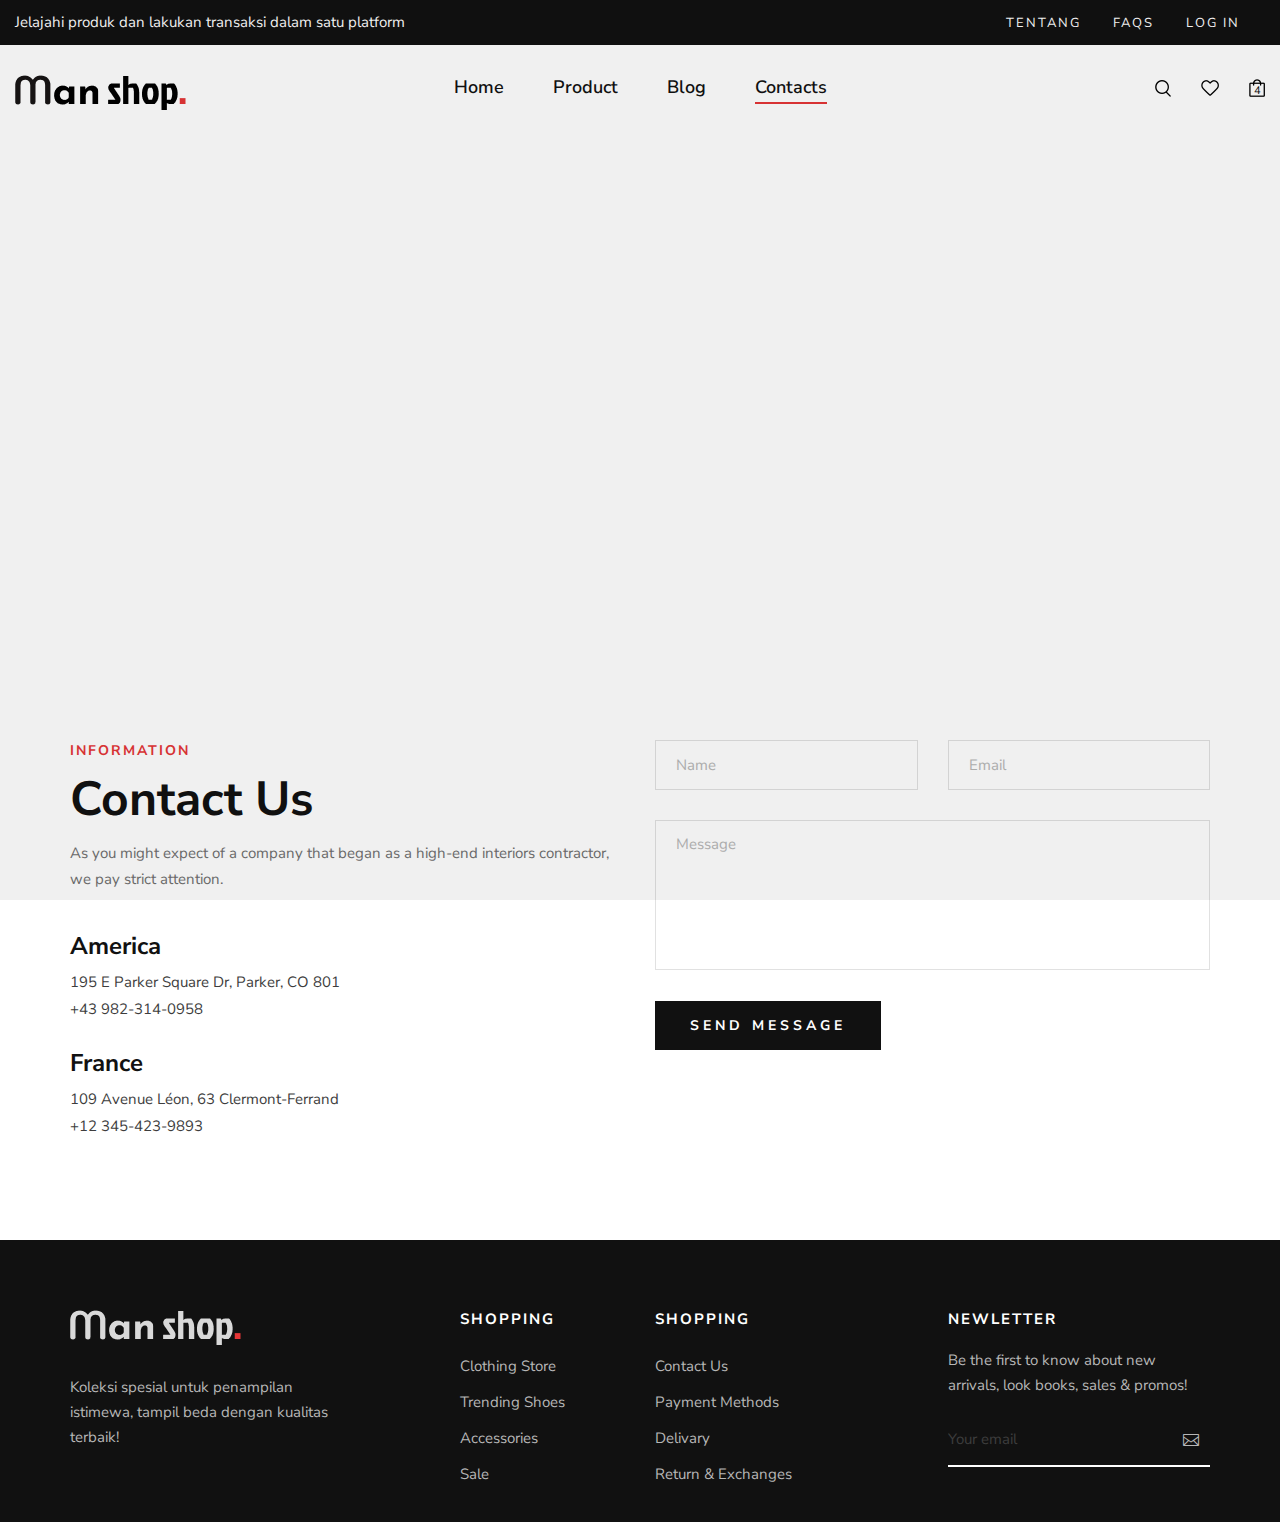
<file: contact.html>
<!DOCTYPE html>
<html lang="zxx">

<head>
    <meta charset="UTF-8">
    <meta name="description" content="Male_Fashion Template">
    <meta name="keywords" content="Male_Fashion, unica, creative, html">
    <meta name="viewport" content="width=device-width, initial-scale=1.0">
    <meta http-equiv="X-UA-Compatible" content="ie=edge">
    <title>Male-Fashion | Template</title>

    <!-- Google Font -->
    <link href="https://fonts.googleapis.com/css2?family=Nunito+Sans:wght@300;400;600;700;800;900&display=swap"
        rel="stylesheet">

    <!-- Css Styles -->
    <link rel="stylesheet" href="css/bootstrap.min.css" type="text/css">
    <link rel="stylesheet" href="css/font-awesome.min.css" type="text/css">
    <link rel="stylesheet" href="css/elegant-icons.css" type="text/css">
    <link rel="stylesheet" href="css/magnific-popup.css" type="text/css">
    <link rel="stylesheet" href="css/nice-select.css" type="text/css">
    <link rel="stylesheet" href="css/owl.carousel.min.css" type="text/css">
    <link rel="stylesheet" href="css/slicknav.min.css" type="text/css">
    <link rel="stylesheet" href="css/style.css" type="text/css">
</head>

<body>
    <!-- Page Preloder -->
    <div id="preloder">
        <div class="loader"></div>
    </div>

    <!-- Offcanvas Menu Begin -->
    <div class="offcanvas-menu-overlay"></div>
    <div class="offcanvas-menu-wrapper">
        <div class="offcanvas__option">
            <div class="offcanvas__links">
                <a href="#">Tentang</a>
                <a href="#">FAQs</a>
                <a href="#">Sign In</a>
            </div>
        </div>
        <div class="offcanvas__nav__option">
            <a href="#" class="search-switch"><img src="img/icon/search.png" alt=""></a>
            <a href="#"><img src="img/icon/heart.png" alt=""></a>
            <a href="./shopping-cart.html"><img src="img/icon/cart.png" alt=""> <span>4</span></a>
        </div>
        <div id="mobile-menu-wrap"></div>
        <div class="offcanvas__text">
            <p>Jelajahi produk dan lakukan transaksi dalam satu platform</p>
        </div>
    </div>
    <!-- Offcanvas Menu End -->

    <!-- Header Section Begin -->
    <header class="header">
        <div class="header__top">
            <div class="container-fluid">
                <div class="row">
                    <div class="col-lg-6 col-md-7">
                        <div class="header__top__left">
                            <p>Jelajahi produk dan lakukan transaksi dalam satu platform</p>
                        </div>
                    </div>
                    <div class="col-lg-6 col-md-5">
                        <div class="header__top__right">
                            <div class="header__top__links">
                                <a href="#">Tentang</a>
                                <a href="#">FAQs</a>
                                <a href="#">Log In</a>
                            </div>
                        </div>
                    </div>
                </div>
            </div>
        </div>
        <div class="container-fluid">
            <div class="row">
                <div class="col-lg-3 col-md-3">
                    <div class="header__logo">
                        <a href="./index.html"><img src="img/logo.png" alt=""></a>
                    </div>
                </div>
                <div class="col-lg-6 col-md-6">
                    <nav class="header__menu mobile-menu">
                        <ul>
                            <li><a href="./index.html">Home</a></li>
                            <li><a href="./shop.html">Product</a></li>
                            <li><a href="./blog.html">Blog</a></li>
                            <li class="active"><a href="./contact.html">Contacts</a></li>
                        </ul>
                    </nav>
                </div>
                <div class="col-lg-3 col-md-3">
                    <div class="header__nav__option">
                        <a href="#" class="search-switch"><img src="img/icon/search.png" alt=""></a>
                        <a href="#"><img src="img/icon/heart.png" alt=""></a>
                        <a href="./shopping-cart.html"><img src="img/icon/cart.png" alt=""> <span>4</span></a>
                    </div>
                </div>
            </div>
            <div class="canvas__open"><i class="fa fa-bars"></i></div>
        </div>
    </header>
    <!-- Header Section End -->

    <!-- Map Begin -->
    <div class="map">
        <iframe src="https://www.google.com/maps/embed?pb=!1m18!1m12!1m3!1d111551.9926412813!2d-90.27317134641879!3d38.606612219170856!2m3!1f0!2f0!3f0!3m2!1i1024!2i768!4f13.1!3m3!1m2!1s0x54eab584e432360b%3A0x1c3bb99243deb742!2sUnited%20States!5e0!3m2!1sen!2sbd!4v1597926938024!5m2!1sen!2sbd" height="500" style="border:0;" allowfullscreen="" aria-hidden="false" tabindex="0"></iframe>
    </div>
    <!-- Map End -->

    <!-- Contact Section Begin -->
    <section class="contact spad">
        <div class="container">
            <div class="row">
                <div class="col-lg-6 col-md-6">
                    <div class="contact__text">
                        <div class="section-title">
                            <span>Information</span>
                            <h2>Contact Us</h2>
                            <p>As you might expect of a company that began as a high-end interiors contractor, we pay
                                strict attention.</p>
                        </div>
                        <ul>
                            <li>
                                <h4>America</h4>
                                <p>195 E Parker Square Dr, Parker, CO 801 <br />+43 982-314-0958</p>
                            </li>
                            <li>
                                <h4>France</h4>
                                <p>109 Avenue Léon, 63 Clermont-Ferrand <br />+12 345-423-9893</p>
                            </li>
                        </ul>
                    </div>
                </div>
                <div class="col-lg-6 col-md-6">
                    <div class="contact__form">
                        <form action="#">
                            <div class="row">
                                <div class="col-lg-6">
                                    <input type="text" placeholder="Name">
                                </div>
                                <div class="col-lg-6">
                                    <input type="text" placeholder="Email">
                                </div>
                                <div class="col-lg-12">
                                    <textarea placeholder="Message"></textarea>
                                    <button type="submit" class="site-btn">Send Message</button>
                                </div>
                            </div>
                        </form>
                    </div>
                </div>
            </div>
        </div>
    </section>
    <!-- Contact Section End -->

    <!-- Footer Section Begin -->
    <footer class="footer">
        <div class="container">
            <div class="row">
                <div class="col-lg-3 col-md-6 col-sm-6">
                    <div class="footer__about">
                        <div class="footer__logo">
                            <a href="#"><img src="img/footer-logo.png" alt=""></a>
                        </div>
                        <p>Koleksi spesial untuk penampilan istimewa, tampil beda dengan kualitas terbaik!</p>
                        <!-- <a href="#"><img src="img/payment.png" alt=""></a> -->
                    </div>
                </div>
                <div class="col-lg-2 offset-lg-1 col-md-3 col-sm-6">
                    <div class="footer__widget">
                        <h6>Shopping</h6>
                        <ul>
                            <li><a href="#">Clothing Store</a></li>
                            <li><a href="#">Trending Shoes</a></li>
                            <li><a href="#">Accessories</a></li>
                            <li><a href="#">Sale</a></li>
                        </ul>
                    </div>
                </div>
                <div class="col-lg-2 col-md-3 col-sm-6">
                    <div class="footer__widget">
                        <h6>Shopping</h6>
                        <ul>
                            <li><a href="#">Contact Us</a></li>
                            <li><a href="#">Payment Methods</a></li>
                            <li><a href="#">Delivary</a></li>
                            <li><a href="#">Return & Exchanges</a></li>
                        </ul>
                    </div>
                </div>
                <div class="col-lg-3 offset-lg-1 col-md-6 col-sm-6">
                    <div class="footer__widget">
                        <h6>NewLetter</h6>
                        <div class="footer__newslatter">
                            <p>Be the first to know about new arrivals, look books, sales & promos!</p>
                            <form action="#">
                                <input type="text" placeholder="Your email">
                                <button type="submit"><span class="icon_mail_alt"></span></button>
                            </form>
                        </div>
                    </div>
                </div>
            </div>
            <div class="row">
                <div class="col-lg-12 d-none">
                    <div class="footer__copyright__text text-black">
                        <!-- Link back to Colorlib can't be removed. Template is licensed under CC BY 3.0. -->
                        <p>Copyright ©
                            <script>
                                document.write(new Date().getFullYear());
                            </script>2020
                            All rights reserved | This template is made with <i class="fa fa-heart-o"
                            aria-hidden="true"></i> by <a href="https://colorlib.com" target="_blank">Colorlib</a>
                        </p>
                        <!-- Link back to Colorlib can't be removed. Template is licensed under CC BY 3.0. -->
                    </div>
                </div>
            </div>
        </div>
    </footer>
    <!-- Footer Section End -->

    <!-- Search Begin -->
    <div class="search-model">
        <div class="h-100 d-flex align-items-center justify-content-center">
            <div class="search-close-switch">+</div>
            <form class="search-model-form">
                <input type="text" id="search-input" placeholder="Search here.....">
            </form>
        </div>
    </div>
    <!-- Search End -->

    <!-- Js Plugins -->
    <script src="js/jquery-3.3.1.min.js"></script>
    <script src="js/bootstrap.min.js"></script>
    <script src="js/jquery.nice-select.min.js"></script>
    <script src="js/jquery.nicescroll.min.js"></script>
    <script src="js/jquery.magnific-popup.min.js"></script>
    <script src="js/jquery.countdown.min.js"></script>
    <script src="js/jquery.slicknav.js"></script>
    <script src="js/mixitup.min.js"></script>
    <script src="js/owl.carousel.min.js"></script>
    <script src="js/main.js"></script>
</body>

</html>
</file>
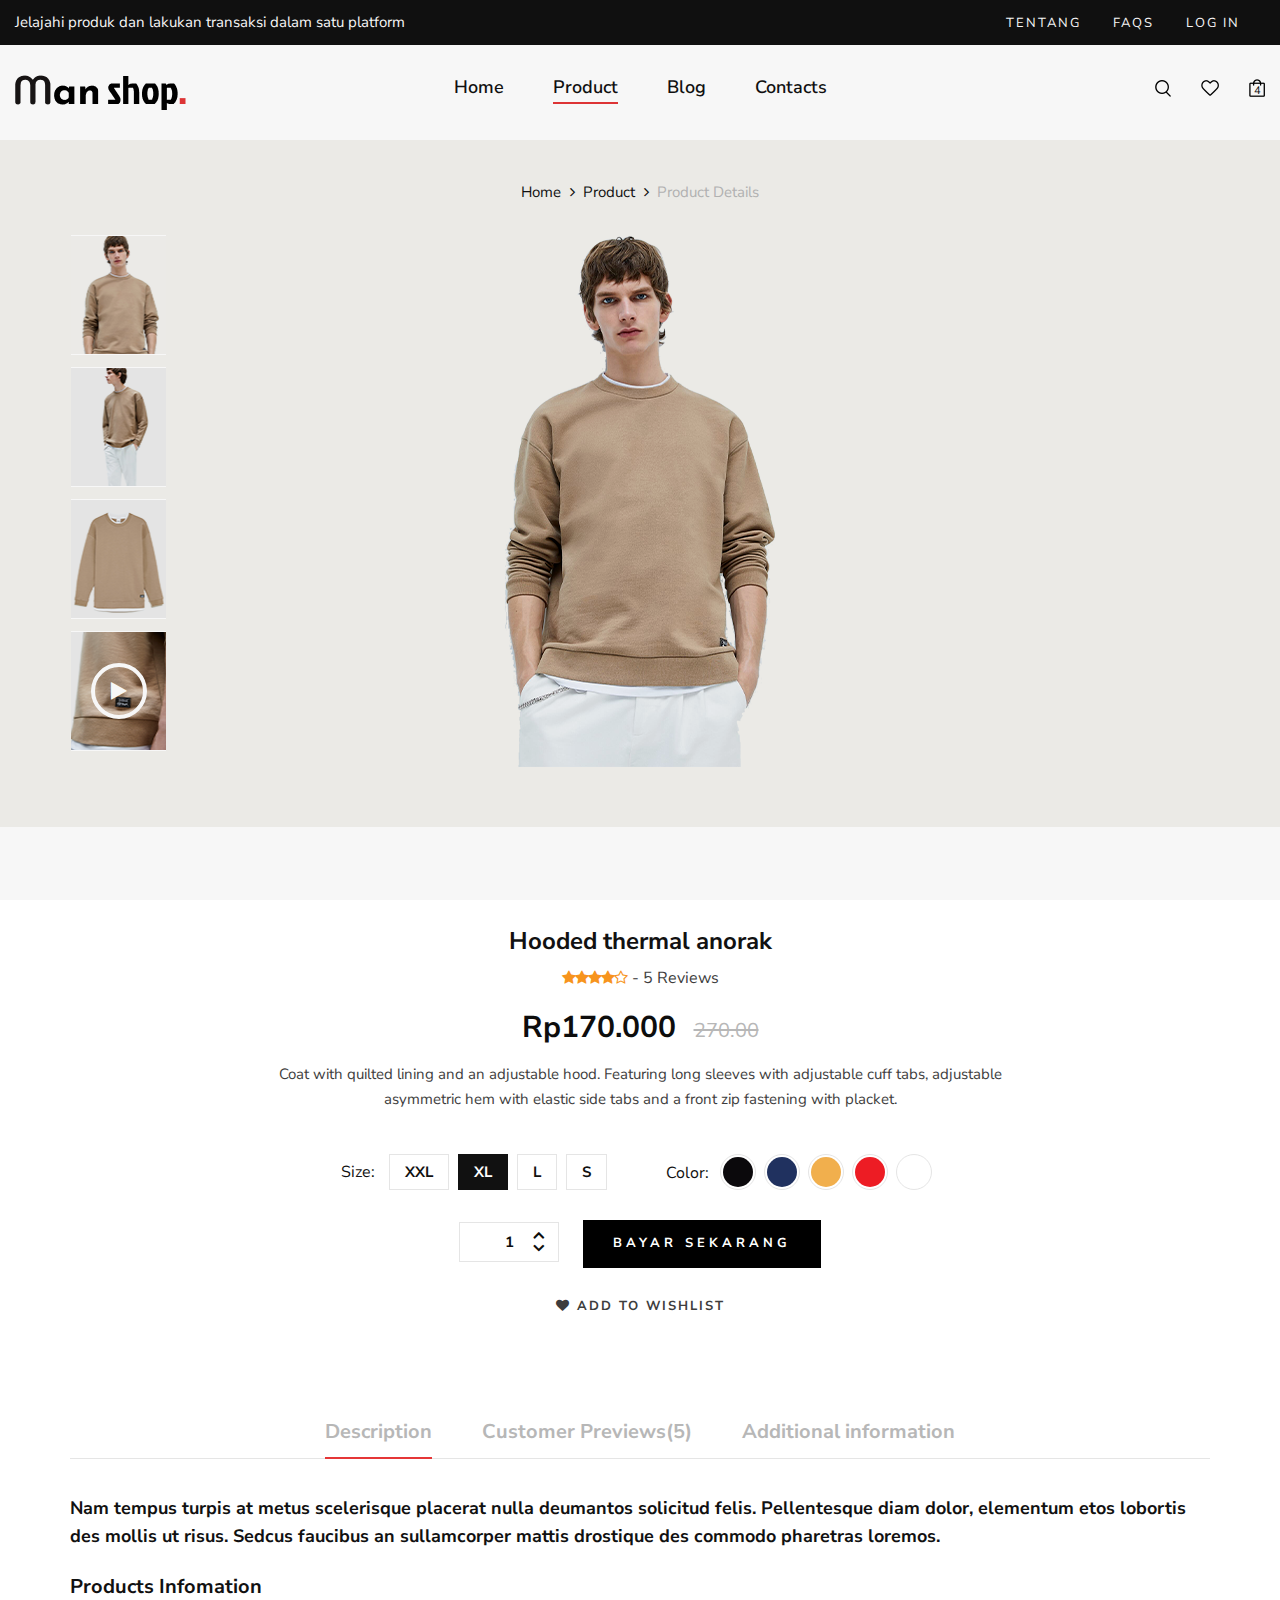
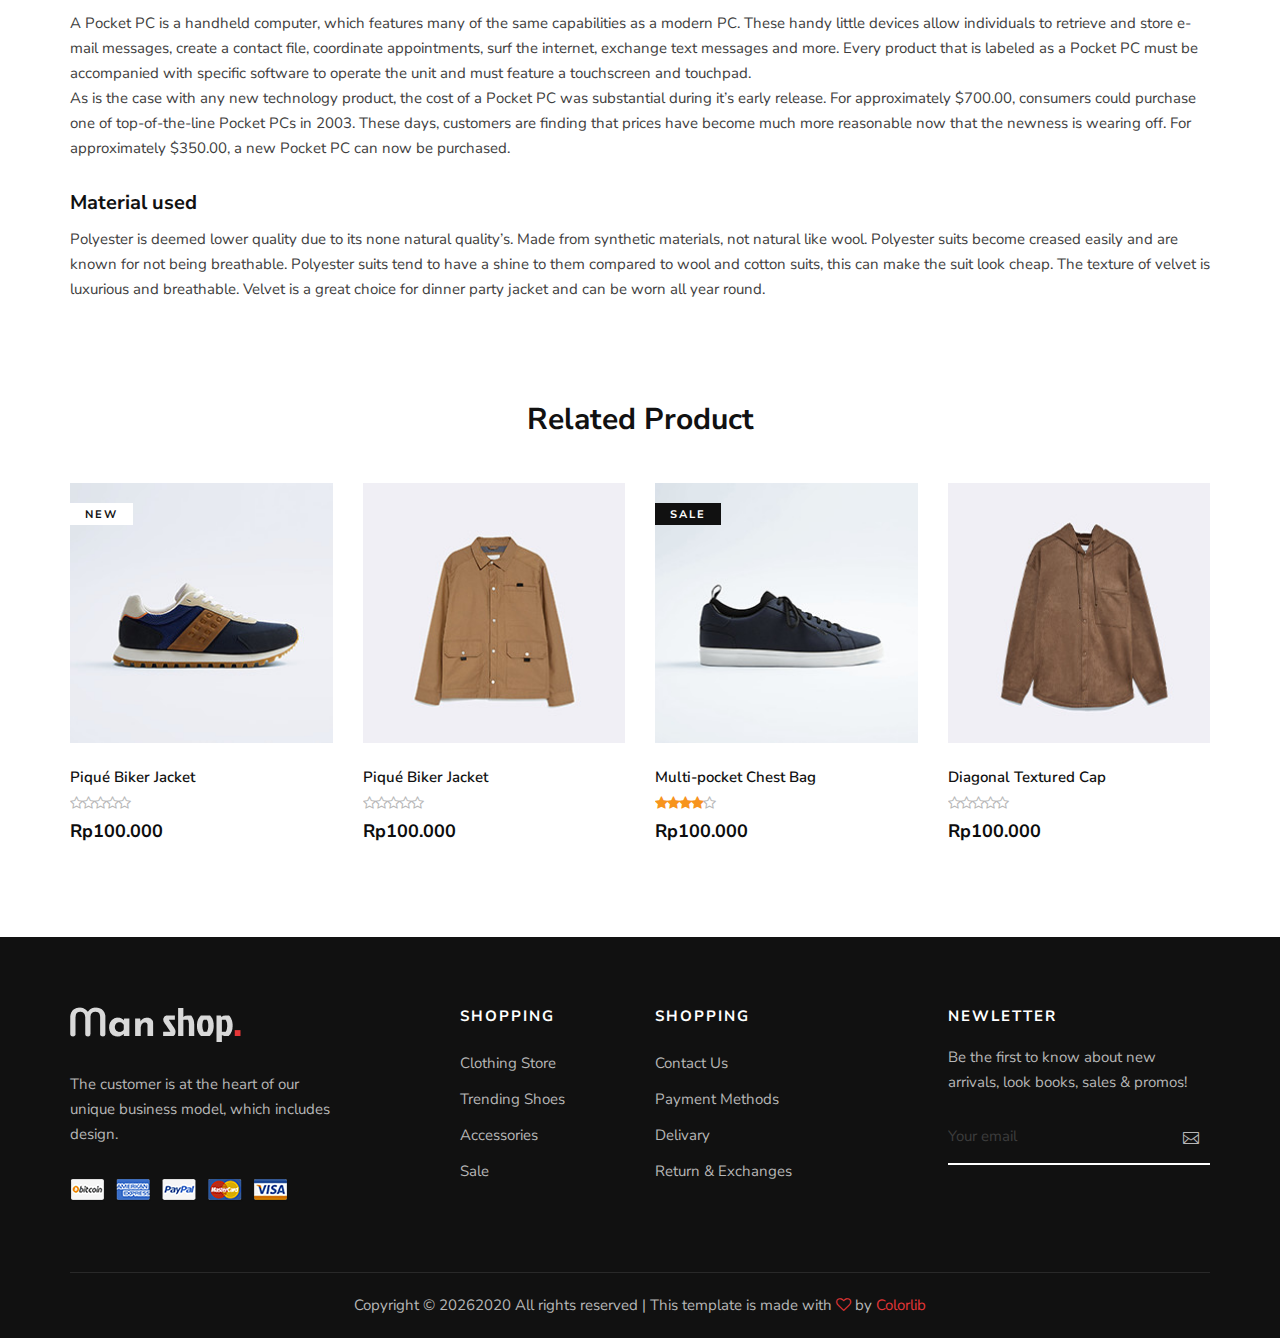
<file: shop-details.html>
<!DOCTYPE html>
<html lang="zxx">

<head>
    <meta charset="UTF-8">
    <meta name="description" content="Male_Fashion Template">
    <meta name="keywords" content="Male_Fashion, unica, creative, html">
    <meta name="viewport" content="width=device-width, initial-scale=1.0">
    <meta http-equiv="X-UA-Compatible" content="ie=edge">
    <title>Male-Fashion | Template</title>

    <!-- Google Font -->
    <link href="https://fonts.googleapis.com/css2?family=Nunito+Sans:wght@300;400;600;700;800;900&display=swap"
    rel="stylesheet">

    <!-- Css Styles -->
    <link rel="stylesheet" href="css/bootstrap.min.css" type="text/css">
    <link rel="stylesheet" href="css/font-awesome.min.css" type="text/css">
    <link rel="stylesheet" href="css/elegant-icons.css" type="text/css">
    <link rel="stylesheet" href="css/magnific-popup.css" type="text/css">
    <link rel="stylesheet" href="css/nice-select.css" type="text/css">
    <link rel="stylesheet" href="css/owl.carousel.min.css" type="text/css">
    <link rel="stylesheet" href="css/slicknav.min.css" type="text/css">
    <link rel="stylesheet" href="css/style.css" type="text/css">
</head>

<body>
    <!-- Page Preloder -->
    <div id="preloder">
        <div class="loader"></div>
    </div>

    <!-- Offcanvas Menu Begin -->
    <div class="offcanvas-menu-overlay"></div>
    <div class="offcanvas-menu-wrapper">
        <div class="offcanvas__option">
            <div class="offcanvas__links">
                <a href="#">Tentang</a>
                <a href="#">FAQs</a>
                <a href="#">Sign In</a>
            </div>
        </div>
        <div class="offcanvas__nav__option">
            <a href="#" class="search-switch"><img src="img/icon/search.png" alt=""></a>
            <a href="#"><img src="img/icon/heart.png" alt=""></a>
            <a href="./shopping-cart.html"><img src="img/icon/cart.png" alt=""> <span>4</span></a>
        </div>
        <div id="mobile-menu-wrap"></div>
        <div class="offcanvas__text">
            <p>Jelajahi produk dan lakukan transaksi dalam satu platform</p>
        </div>
    </div>
    <!-- Offcanvas Menu End -->

    <!-- Header Section Begin -->
    <header class="header">
        <div class="header__top">
            <div class="container-fluid">
                <div class="row">
                    <div class="col-lg-6 col-md-7">
                        <div class="header__top__left">
                            <p>Jelajahi produk dan lakukan transaksi dalam satu platform</p>
                        </div>
                    </div>
                    <div class="col-lg-6 col-md-5">
                        <div class="header__top__right">
                            <div class="header__top__links">
                                <a href="#">Tentang</a>
                                <a href="#">FAQs</a>
                                <a href="#">Log In</a>
                            </div>
                        </div>
                    </div>
                </div>
            </div>
        </div>
        <div class="container-fluid">
            <div class="row">
                <div class="col-lg-3 col-md-3">
                    <div class="header__logo">
                        <a href="./index.html"><img src="img/logo.png" alt=""></a>
                    </div>
                </div>
                <div class="col-lg-6 col-md-6">
                    <nav class="header__menu mobile-menu">
                        <ul>
                            <li><a href="./index.html">Home</a></li>
                            <li class="active"><a href="./shop.html">Product</a></li>
                            <li><a href="./blog.html">Blog</a></li>
                            <li><a href="./contact.html">Contacts</a></li>
                        </ul>
                    </nav>
                </div>
                <div class="col-lg-3 col-md-3">
                    <div class="header__nav__option">
                        <a href="#" class="search-switch"><img src="img/icon/search.png" alt=""></a>
                        <a href="#"><img src="img/icon/heart.png" alt=""></a>
                        <a href="./shopping-cart.html"><img src="img/icon/cart.png" alt=""> <span>4</span></a>
                    </div>
                </div>
            </div>
            <div class="canvas__open"><i class="fa fa-bars"></i></div>
        </div>
    </header>
    <!-- Header Section End -->

    <!-- Shop Details Section Begin -->
    <section class="shop-details">
        <div class="product__details__pic">
            <div class="container">
                <div class="row">
                    <div class="col-lg-12">
                        <div class="product__details__breadcrumb">
                            <a href="./index.html">Home</a>
                            <a href="./shop.html">Product</a>
                            <span>Product Details</span>
                        </div>
                    </div>
                </div>
                <div class="row">
                    <div class="col-lg-3 col-md-3">
                        <ul class="nav nav-tabs" role="tablist">
                            <li class="nav-item">
                                <a class="nav-link active" data-toggle="tab" href="#tabs-1" role="tab">
                                    <div class="product__thumb__pic set-bg" data-setbg="img/shop-details/thumb-1.png">
                                    </div>
                                </a>
                            </li>
                            <li class="nav-item">
                                <a class="nav-link" data-toggle="tab" href="#tabs-2" role="tab">
                                    <div class="product__thumb__pic set-bg" data-setbg="img/shop-details/thumb-2.png">
                                    </div>
                                </a>
                            </li>
                            <li class="nav-item">
                                <a class="nav-link" data-toggle="tab" href="#tabs-3" role="tab">
                                    <div class="product__thumb__pic set-bg" data-setbg="img/shop-details/thumb-3.png">
                                    </div>
                                </a>
                            </li>
                            <li class="nav-item">
                                <a class="nav-link" data-toggle="tab" href="#tabs-4" role="tab">
                                    <div class="product__thumb__pic set-bg" data-setbg="img/shop-details/thumb-4.png">
                                        <i class="fa fa-play"></i>
                                    </div>
                                </a>
                            </li>
                        </ul>
                    </div>
                    <div class="col-lg-6 col-md-9">
                        <div class="tab-content">
                            <div class="tab-pane active" id="tabs-1" role="tabpanel">
                                <div class="product__details__pic__item">
                                    <img src="img/shop-details/product-big-2.png" alt="">
                                </div>
                            </div>
                            <div class="tab-pane" id="tabs-2" role="tabpanel">
                                <div class="product__details__pic__item">
                                    <img src="img/shop-details/product-big-3.png" alt="">
                                </div>
                            </div>
                            <div class="tab-pane" id="tabs-3" role="tabpanel">
                                <div class="product__details__pic__item">
                                    <img src="img/shop-details/product-big.png" alt="">
                                </div>
                            </div>
                            <div class="tab-pane" id="tabs-4" role="tabpanel">
                                <div class="product__details__pic__item">
                                    <img src="img/shop-details/product-big-4.png" alt="">
                                    <a href="https://www.youtube.com/watch?v=8PJ3_p7VqHw&list=RD8PJ3_p7VqHw&start_radio=1" class="video-popup"><i class="fa fa-play"></i></a>
                                </div>
                            </div>
                        </div>
                    </div>
                </div>
            </div>
        </div>
        <div class="product__details__content">
            <div class="container">
                <div class="row d-flex justify-content-center">
                    <div class="col-lg-8">
                        <div class="product__details__text">
                            <h4>Hooded thermal anorak</h4>
                            <div class="rating">
                                <i class="fa fa-star"></i>
                                <i class="fa fa-star"></i>
                                <i class="fa fa-star"></i>
                                <i class="fa fa-star"></i>
                                <i class="fa fa-star-o"></i>
                                <span> - 5 Reviews</span>
                            </div>
                            <h3>Rp170.000 <span>270.00</span></h3>
                            <p>Coat with quilted lining and an adjustable hood. Featuring long sleeves with adjustable
                                cuff tabs, adjustable asymmetric hem with elastic side tabs and a front zip fastening
                            with placket.</p>
                            <div class="product__details__option">
                                <div class="product__details__option__size">
                                    <span>Size:</span>
                                    <label for="xxl">xxl
                                        <input type="radio" id="xxl">
                                    </label>
                                    <label class="active" for="xl">xl
                                        <input type="radio" id="xl">
                                    </label>
                                    <label for="l">l
                                        <input type="radio" id="l">
                                    </label>
                                    <label for="sm">s
                                        <input type="radio" id="sm">
                                    </label>
                                </div>
                                <div class="product__details__option__color">
                                    <span>Color:</span>
                                    <label class="c-1" for="sp-1">
                                        <input type="radio" id="sp-1">
                                    </label>
                                    <label class="c-2" for="sp-2">
                                        <input type="radio" id="sp-2">
                                    </label>
                                    <label class="c-3" for="sp-3">
                                        <input type="radio" id="sp-3">
                                    </label>
                                    <label class="c-4" for="sp-4">
                                        <input type="radio" id="sp-4">
                                    </label>
                                    <label class="c-9" for="sp-9">
                                        <input type="radio" id="sp-9">
                                    </label>
                                </div>
                            </div>
                            <div class="product__details__cart__option">
                                <div class="quantity">
                                    <div class="pro-qty">
                                        <input type="text" value="1">
                                    </div>
                                </div>
                                <a href="./shopping-cart.html" class="primary-btn">Bayar Sekarang</a>
                            </div>
                            <div class="product__details__btns__option">
                                <a href="#"><i class="fa fa-heart"></i> add to wishlist</a>
                                <!-- <a href="#"><i class="fa fa-exchange"></i> Add To Compare</a> -->
                            </div>
                            <!-- <div class="product__details__last__option">
                                <h5><span>Guaranteed Safe Checkout</span></h5>
                                <img src="img/shop-details/details-payment.png" alt="">
                                <ul>
                                    <li><span>SKU:</span> 3812912</li>
                                    <li><span>Categories:</span> Clothes</li>
                                    <li><span>Tag:</span> Clothes, Skin, Body</li>
                                </ul>
                            </div> -->
                        </div>
                    </div>
                </div>
                <div class="row">
                    <div class="col-lg-12">
                        <div class="product__details__tab">
                            <ul class="nav nav-tabs" role="tablist">
                                <li class="nav-item">
                                    <a class="nav-link active" data-toggle="tab" href="#tabs-5"
                                    role="tab">Description</a>
                                </li>
                                <li class="nav-item">
                                    <a class="nav-link" data-toggle="tab" href="#tabs-6" role="tab">Customer
                                    Previews(5)</a>
                                </li>
                                <li class="nav-item">
                                    <a class="nav-link" data-toggle="tab" href="#tabs-7" role="tab">Additional
                                    information</a>
                                </li>
                            </ul>
                            <div class="tab-content">
                                <div class="tab-pane active" id="tabs-5" role="tabpanel">
                                    <div class="product__details__tab__content">
                                        <p class="note">Nam tempus turpis at metus scelerisque placerat nulla deumantos
                                            solicitud felis. Pellentesque diam dolor, elementum etos lobortis des mollis
                                            ut risus. Sedcus faucibus an sullamcorper mattis drostique des commodo
                                        pharetras loremos.</p>
                                        <div class="product__details__tab__content__item">
                                            <h5>Products Infomation</h5>
                                            <p>A Pocket PC is a handheld computer, which features many of the same
                                                capabilities as a modern PC. These handy little devices allow
                                                individuals to retrieve and store e-mail messages, create a contact
                                                file, coordinate appointments, surf the internet, exchange text messages
                                                and more. Every product that is labeled as a Pocket PC must be
                                                accompanied with specific software to operate the unit and must feature
                                            a touchscreen and touchpad.</p>
                                            <p>As is the case with any new technology product, the cost of a Pocket PC
                                                was substantial during it’s early release. For approximately $700.00,
                                                consumers could purchase one of top-of-the-line Pocket PCs in 2003.
                                                These days, customers are finding that prices have become much more
                                                reasonable now that the newness is wearing off. For approximately
                                            $350.00, a new Pocket PC can now be purchased.</p>
                                        </div>
                                        <div class="product__details__tab__content__item">
                                            <h5>Material used</h5>
                                            <p>Polyester is deemed lower quality due to its none natural quality’s. Made
                                                from synthetic materials, not natural like wool. Polyester suits become
                                                creased easily and are known for not being breathable. Polyester suits
                                                tend to have a shine to them compared to wool and cotton suits, this can
                                                make the suit look cheap. The texture of velvet is luxurious and
                                                breathable. Velvet is a great choice for dinner party jacket and can be
                                            worn all year round.</p>
                                        </div>
                                    </div>
                                </div>
                                <div class="tab-pane" id="tabs-6" role="tabpanel">
                                    <div class="product__details__tab__content">
                                        <div class="product__details__tab__content__item">
                                            <h5>Products Infomation</h5>
                                            <p>A Pocket PC is a handheld computer, which features many of the same
                                                capabilities as a modern PC. These handy little devices allow
                                                individuals to retrieve and store e-mail messages, create a contact
                                                file, coordinate appointments, surf the internet, exchange text messages
                                                and more. Every product that is labeled as a Pocket PC must be
                                                accompanied with specific software to operate the unit and must feature
                                            a touchscreen and touchpad.</p>
                                            <p>As is the case with any new technology product, the cost of a Pocket PC
                                                was substantial during it’s early release. For approximately $700.00,
                                                consumers could purchase one of top-of-the-line Pocket PCs in 2003.
                                                These days, customers are finding that prices have become much more
                                                reasonable now that the newness is wearing off. For approximately
                                            $350.00, a new Pocket PC can now be purchased.</p>
                                        </div>
                                        <div class="product__details__tab__content__item">
                                            <h5>Material used</h5>
                                            <p>Polyester is deemed lower quality due to its none natural quality’s. Made
                                                from synthetic materials, not natural like wool. Polyester suits become
                                                creased easily and are known for not being breathable. Polyester suits
                                                tend to have a shine to them compared to wool and cotton suits, this can
                                                make the suit look cheap. The texture of velvet is luxurious and
                                                breathable. Velvet is a great choice for dinner party jacket and can be
                                            worn all year round.</p>
                                        </div>
                                    </div>
                                </div>
                                <div class="tab-pane" id="tabs-7" role="tabpanel">
                                    <div class="product__details__tab__content">
                                        <p class="note">Nam tempus turpis at metus scelerisque placerat nulla deumantos
                                            solicitud felis. Pellentesque diam dolor, elementum etos lobortis des mollis
                                            ut risus. Sedcus faucibus an sullamcorper mattis drostique des commodo
                                        pharetras loremos.</p>
                                        <div class="product__details__tab__content__item">
                                            <h5>Products Infomation</h5>
                                            <p>A Pocket PC is a handheld computer, which features many of the same
                                                capabilities as a modern PC. These handy little devices allow
                                                individuals to retrieve and store e-mail messages, create a contact
                                                file, coordinate appointments, surf the internet, exchange text messages
                                                and more. Every product that is labeled as a Pocket PC must be
                                                accompanied with specific software to operate the unit and must feature
                                            a touchscreen and touchpad.</p>
                                            <p>As is the case with any new technology product, the cost of a Pocket PC
                                                was substantial during it’s early release. For approximately $700.00,
                                                consumers could purchase one of top-of-the-line Pocket PCs in 2003.
                                                These days, customers are finding that prices have become much more
                                                reasonable now that the newness is wearing off. For approximately
                                            $350.00, a new Pocket PC can now be purchased.</p>
                                        </div>
                                        <div class="product__details__tab__content__item">
                                            <h5>Material used</h5>
                                            <p>Polyester is deemed lower quality due to its none natural quality’s. Made
                                                from synthetic materials, not natural like wool. Polyester suits become
                                                creased easily and are known for not being breathable. Polyester suits
                                                tend to have a shine to them compared to wool and cotton suits, this can
                                                make the suit look cheap. The texture of velvet is luxurious and
                                                breathable. Velvet is a great choice for dinner party jacket and can be
                                            worn all year round.</p>
                                        </div>
                                    </div>
                                </div>
                            </div>
                        </div>
                    </div>
                </div>
            </div>
        </div>
    </section>
    <!-- Shop Details Section End -->

    <!-- Related Section Begin -->
    <section class="related spad">
        <div class="container">
            <div class="row">
                <div class="col-lg-12">
                    <h3 class="related-title">Related Product</h3>
                </div>
            </div>
            <div class="row">
                <div class="col-lg-3 col-md-6 col-sm-6 col-sm-6">
                    <div class="product__item">
                        <div class="product__item__pic set-bg" data-setbg="img/product/product-1.jpg">
                            <span class="label">New</span>
                            <ul class="product__hover">
                                <li><a href="#"><img src="img/icon/heart.png" alt=""></a></li>
                                <!-- <li><a href="#"><img src="img/icon/compare.png" alt=""> <span>Compare</span></a></li> -->
                                <li><a href="./shop-details.html"><img src="img/icon/search.png" alt=""></a><span>Detail</span></a></li>
                            </ul>
                        </div>
                        <div class="product__item__text">
                            <h6>Piqué Biker Jacket</h6>
                            <a href="./shopping-cart.html" class="add-cart">+ Tambah ke Keranjang</a>
                            <div class="rating">
                                <i class="fa fa-star-o"></i>
                                <i class="fa fa-star-o"></i>
                                <i class="fa fa-star-o"></i>
                                <i class="fa fa-star-o"></i>
                                <i class="fa fa-star-o"></i>
                            </div>
                            <h5>Rp100.000</h5>
                            <div class="product__color__select">
                                <label for="pc-1">
                                    <input type="radio" id="pc-1">
                                </label>
                                <label class="active black" for="pc-2">
                                    <input type="radio" id="pc-2">
                                </label>
                                <label class="grey" for="pc-3">
                                    <input type="radio" id="pc-3">
                                </label>
                            </div>
                        </div>
                    </div>
                </div>
                <div class="col-lg-3 col-md-6 col-sm-6 col-sm-6">
                    <div class="product__item">
                        <div class="product__item__pic set-bg" data-setbg="img/product/product-2.jpg">
                            <ul class="product__hover">
                                <li><a href="#"><img src="img/icon/heart.png" alt=""></a></li>
                                <!-- <li><a href="#"><img src="img/icon/compare.png" alt=""> <span>Compare</span></a></li> -->
                                <li><a href="./shop-details.html"><img src="img/icon/search.png" alt=""></a><span>Detail</span></a></li>
                            </ul>
                        </div>
                        <div class="product__item__text">
                            <h6>Piqué Biker Jacket</h6>
                            <a href="./shopping-cart.html" class="add-cart">+ Tambah ke Keranjang</a>
                            <div class="rating">
                                <i class="fa fa-star-o"></i>
                                <i class="fa fa-star-o"></i>
                                <i class="fa fa-star-o"></i>
                                <i class="fa fa-star-o"></i>
                                <i class="fa fa-star-o"></i>
                            </div>
                            <h5>Rp100.000</h5>
                            <div class="product__color__select">
                                <label for="pc-4">
                                    <input type="radio" id="pc-4">
                                </label>
                                <label class="active black" for="pc-5">
                                    <input type="radio" id="pc-5">
                                </label>
                                <label class="grey" for="pc-6">
                                    <input type="radio" id="pc-6">
                                </label>
                            </div>
                        </div>
                    </div>
                </div>
                <div class="col-lg-3 col-md-6 col-sm-6 col-sm-6">
                    <div class="product__item sale">
                        <div class="product__item__pic set-bg" data-setbg="img/product/product-3.jpg">
                            <span class="label">Sale</span>
                            <ul class="product__hover">
                                <li><a href="#"><img src="img/icon/heart.png" alt=""></a></li>
                                <!-- <li><a href="#"><img src="img/icon/compare.png" alt=""> <span>Compare</span></a></li> -->
                                <li><a href="./shop-details.html"><img src="img/icon/search.png" alt=""></a><span>Detail</span></a></li>
                            </ul>
                        </div>
                        <div class="product__item__text">
                            <h6>Multi-pocket Chest Bag</h6>
                            <a href="./shopping-cart.html" class="add-cart">+ Tambah ke Keranjang</a>
                            <div class="rating">
                                <i class="fa fa-star"></i>
                                <i class="fa fa-star"></i>
                                <i class="fa fa-star"></i>
                                <i class="fa fa-star"></i>
                                <i class="fa fa-star-o"></i>
                            </div>
                            <h5>Rp100.000</h5>
                            <div class="product__color__select">
                                <label for="pc-7">
                                    <input type="radio" id="pc-7">
                                </label>
                                <label class="active black" for="pc-8">
                                    <input type="radio" id="pc-8">
                                </label>
                                <label class="grey" for="pc-9">
                                    <input type="radio" id="pc-9">
                                </label>
                            </div>
                        </div>
                    </div>
                </div>
                <div class="col-lg-3 col-md-6 col-sm-6 col-sm-6">
                    <div class="product__item">
                        <div class="product__item__pic set-bg" data-setbg="img/product/product-4.jpg">
                            <ul class="product__hover">
                                <li><a href="#"><img src="img/icon/heart.png" alt=""></a></li>
                                <!-- <li><a href="#"><img src="img/icon/compare.png" alt=""> <span>Compare</span></a></li> -->
                                <li><a href="./shop-details.html"><img src="img/icon/search.png" alt=""></a><span>Detail</span></a></li>
                            </ul>
                        </div>
                        <div class="product__item__text">
                            <h6>Diagonal Textured Cap</h6>
                            <a href="./shopping-cart.html" class="add-cart">+ Tambah ke Keranjang</a>
                            <div class="rating">
                                <i class="fa fa-star-o"></i>
                                <i class="fa fa-star-o"></i>
                                <i class="fa fa-star-o"></i>
                                <i class="fa fa-star-o"></i>
                                <i class="fa fa-star-o"></i>
                            </div>
                            <h5>Rp100.000</h5>
                            <div class="product__color__select">
                                <label for="pc-10">
                                    <input type="radio" id="pc-10">
                                </label>
                                <label class="active black" for="pc-11">
                                    <input type="radio" id="pc-11">
                                </label>
                                <label class="grey" for="pc-12">
                                    <input type="radio" id="pc-12">
                                </label>
                            </div>
                        </div>
                    </div>
                </div>
            </div>
        </div>
    </section>
    <!-- Related Section End -->

    <!-- Footer Section Begin -->
    <footer class="footer">
        <div class="container">
            <div class="row">
                <div class="col-lg-3 col-md-6 col-sm-6">
                    <div class="footer__about">
                        <div class="footer__logo">
                            <a href="#"><img src="img/footer-logo.png" alt=""></a>
                        </div>
                        <p>The customer is at the heart of our unique business model, which includes design.</p>
                        <a href="#"><img src="img/payment.png" alt=""></a>
                    </div>
                </div>
                <div class="col-lg-2 offset-lg-1 col-md-3 col-sm-6">
                    <div class="footer__widget">
                        <h6>Shopping</h6>
                        <ul>
                            <li><a href="#">Clothing Store</a></li>
                            <li><a href="#">Trending Shoes</a></li>
                            <li><a href="#">Accessories</a></li>
                            <li><a href="#">Sale</a></li>
                        </ul>
                    </div>
                </div>
                <div class="col-lg-2 col-md-3 col-sm-6">
                    <div class="footer__widget">
                        <h6>Shopping</h6>
                        <ul>
                            <li><a href="#">Contact Us</a></li>
                            <li><a href="#">Payment Methods</a></li>
                            <li><a href="#">Delivary</a></li>
                            <li><a href="#">Return & Exchanges</a></li>
                        </ul>
                    </div>
                </div>
                <div class="col-lg-3 offset-lg-1 col-md-6 col-sm-6">
                    <div class="footer__widget">
                        <h6>NewLetter</h6>
                        <div class="footer__newslatter">
                            <p>Be the first to know about new arrivals, look books, sales & promos!</p>
                            <form action="#">
                                <input type="text" placeholder="Your email">
                                <button type="submit"><span class="icon_mail_alt"></span></button>
                            </form>
                        </div>
                    </div>
                </div>
            </div>
            <div class="row">
                <div class="col-lg-12 text-center">
                    <div class="footer__copyright__text">
                        <!-- Link back to Colorlib can't be removed. Template is licensed under CC BY 3.0. -->
                        <p>Copyright ©
                            <script>
                                document.write(new Date().getFullYear());
                            </script>2020
                            All rights reserved | This template is made with <i class="fa fa-heart-o"
                            aria-hidden="true"></i> by <a href="https://colorlib.com" target="_blank">Colorlib</a>
                        </p>
                        <!-- Link back to Colorlib can't be removed. Template is licensed under CC BY 3.0. -->
                    </div>
                </div>
            </div>
        </div>
    </footer>
    <!-- Footer Section End -->

    <!-- Search Begin -->
    <div class="search-model">
        <div class="h-100 d-flex align-items-center justify-content-center">
            <div class="search-close-switch">+</div>
            <form class="search-model-form">
                <input type="text" id="search-input" placeholder="Search here.....">
            </form>
        </div>
    </div>
    <!-- Search End -->

    <!-- Js Plugins -->
    <script src="js/jquery-3.3.1.min.js"></script>
    <script src="js/bootstrap.min.js"></script>
    <script src="js/jquery.nice-select.min.js"></script>
    <script src="js/jquery.nicescroll.min.js"></script>
    <script src="js/jquery.magnific-popup.min.js"></script>
    <script src="js/jquery.countdown.min.js"></script>
    <script src="js/jquery.slicknav.js"></script>
    <script src="js/mixitup.min.js"></script>
    <script src="js/owl.carousel.min.js"></script>
    <script src="js/main.js"></script>
</body>

</html>
</file>
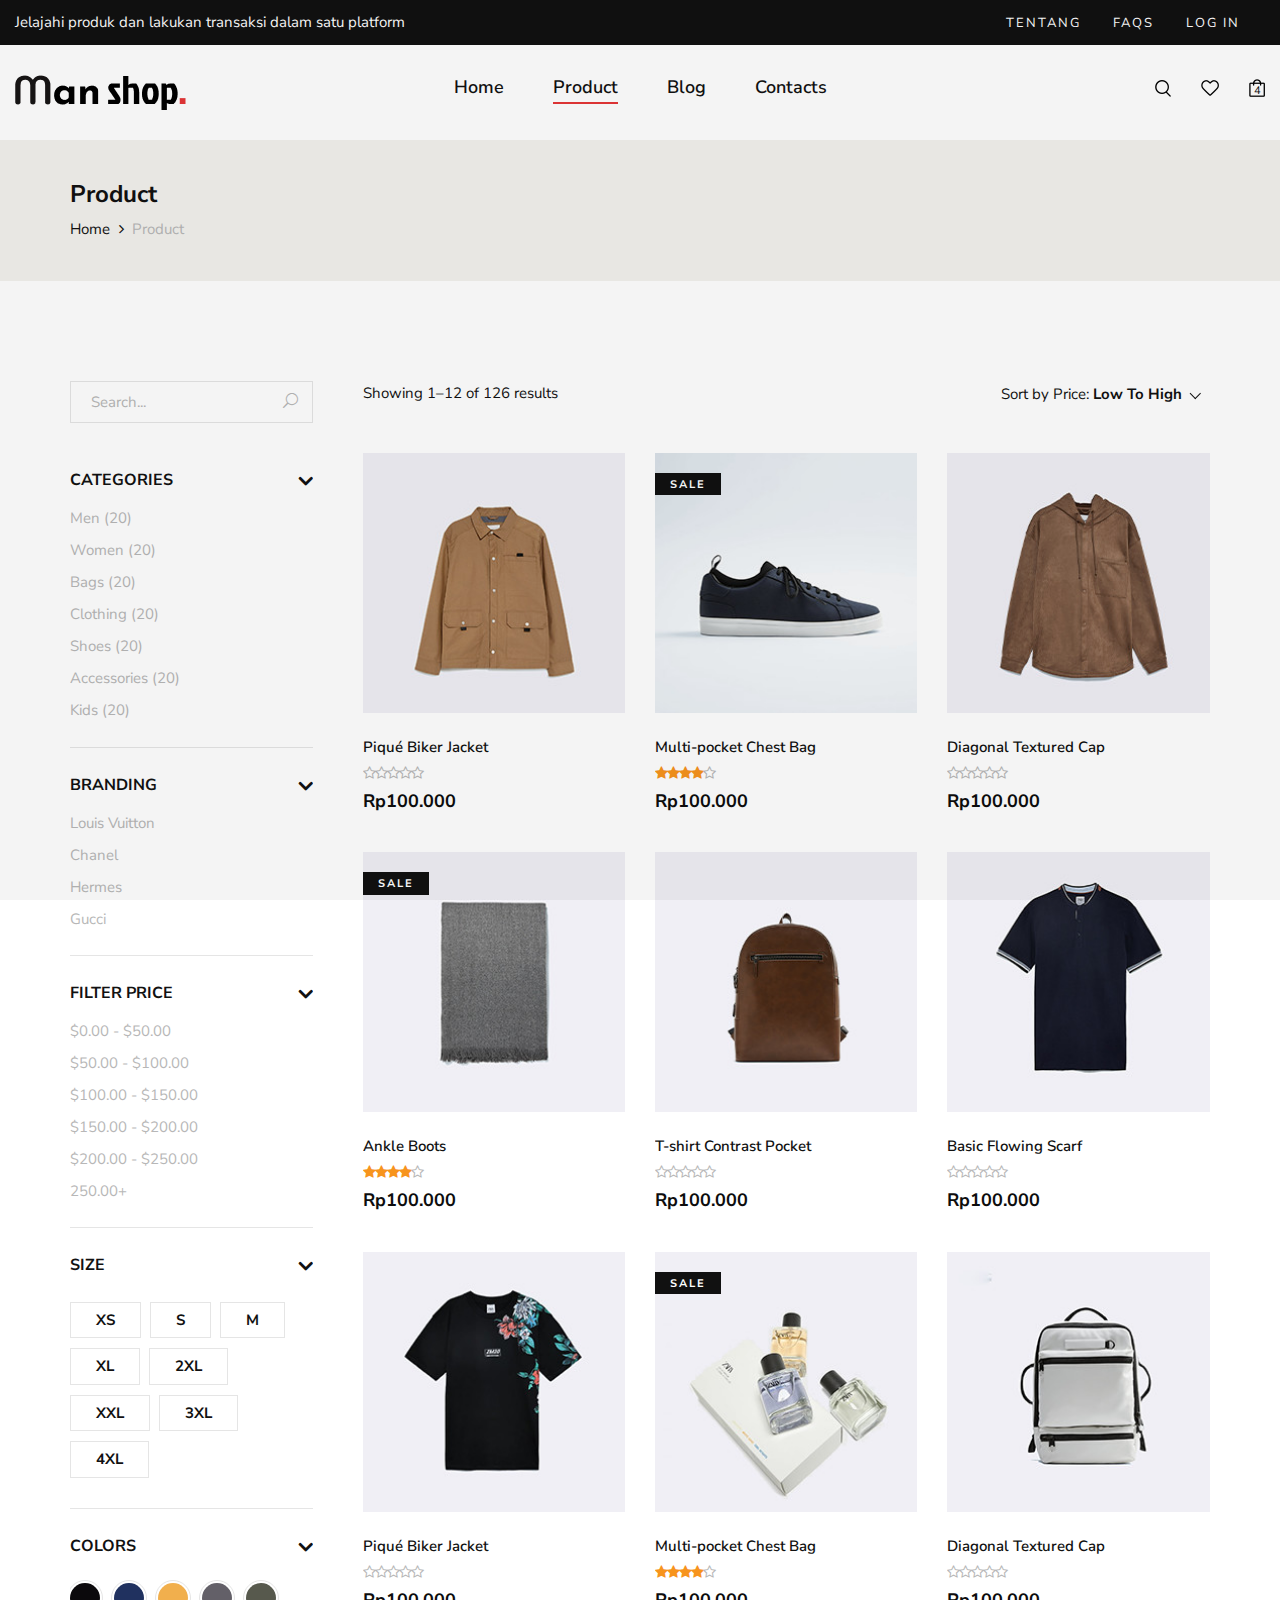
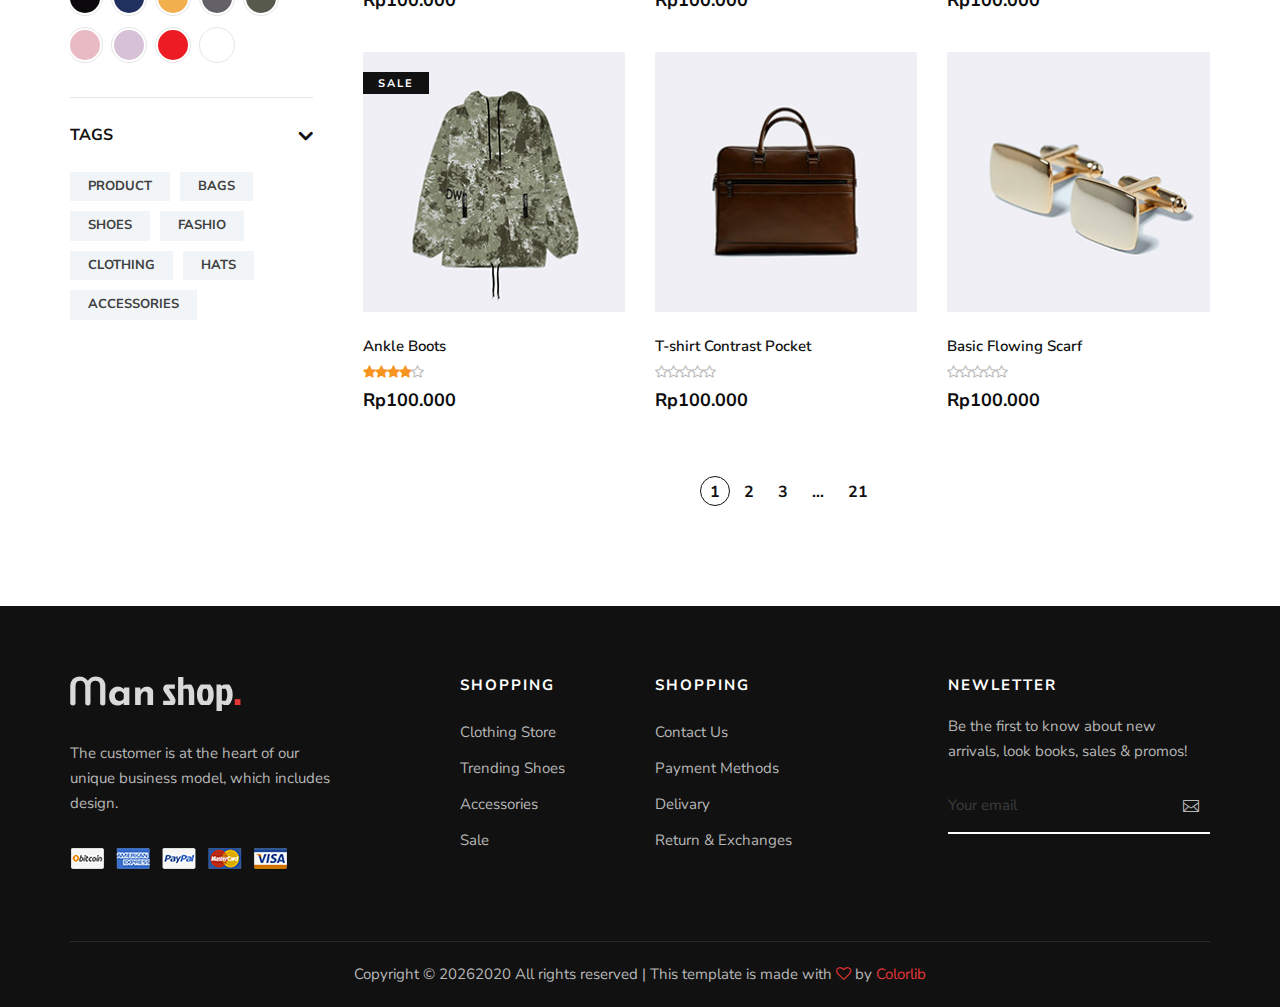
<file: shop.html>
<!DOCTYPE html>
<html lang="zxx">

<head>
    <meta charset="UTF-8">
    <meta name="description" content="Male_Fashion Template">
    <meta name="keywords" content="Male_Fashion, unica, creative, html">
    <meta name="viewport" content="width=device-width, initial-scale=1.0">
    <meta http-equiv="X-UA-Compatible" content="ie=edge">
    <title>Male-Fashion | Template</title>

    <!-- Google Font -->
    <link href="https://fonts.googleapis.com/css2?family=Nunito+Sans:wght@300;400;600;700;800;900&display=swap"
    rel="stylesheet">

    <!-- Css Styles -->
    <link rel="stylesheet" href="css/bootstrap.min.css" type="text/css">
    <link rel="stylesheet" href="css/font-awesome.min.css" type="text/css">
    <link rel="stylesheet" href="css/elegant-icons.css" type="text/css">
    <link rel="stylesheet" href="css/magnific-popup.css" type="text/css">
    <link rel="stylesheet" href="css/nice-select.css" type="text/css">
    <link rel="stylesheet" href="css/owl.carousel.min.css" type="text/css">
    <link rel="stylesheet" href="css/slicknav.min.css" type="text/css">
    <link rel="stylesheet" href="css/style.css" type="text/css">
</head>

<body>
    <!-- Page Preloder -->
    <div id="preloder">
        <div class="loader"></div>
    </div>

    <!-- Offcanvas Menu Begin -->
    <div class="offcanvas-menu-overlay"></div>
    <div class="offcanvas-menu-wrapper">
        <div class="offcanvas__option">
            <div class="offcanvas__links">
                <a href="#">Tentang</a>
                <a href="#">FAQs</a>
                <a href="#">Sign In</a>
            </div>
        </div>
        <div class="offcanvas__nav__option">
            <a href="#" class="search-switch"><img src="img/icon/search.png" alt=""></a>
            <a href="#"><img src="img/icon/heart.png" alt=""></a>
            <a href="./shopping-cart.html"><img src="img/icon/cart.png" alt=""> <span>4</span></a>
        </div>
        <div id="mobile-menu-wrap"></div>
        <div class="offcanvas__text">
            <p>Jelajahi produk dan lakukan transaksi dalam satu platform</p>
        </div>
    </div>
    <!-- Offcanvas Menu End -->

    <!-- Header Section Begin -->
    <header class="header">
        <div class="header__top">
            <div class="container-fluid">
                <div class="row">
                    <div class="col-lg-6 col-md-7">
                        <div class="header__top__left">
                            <p>Jelajahi produk dan lakukan transaksi dalam satu platform</p>
                        </div>
                    </div>
                    <div class="col-lg-6 col-md-5">
                        <div class="header__top__right">
                            <div class="header__top__links">
                                <a href="#">Tentang</a>
                                <a href="#">FAQs</a>
                                <a href="#">Log In</a>
                            </div>
                        </div>
                    </div>
                </div>
            </div>
        </div>
        <div class="container-fluid">
            <div class="row">
                <div class="col-lg-3 col-md-3">
                    <div class="header__logo">
                        <a href="./index.html"><img src="img/logo.png" alt=""></a>
                    </div>
                </div>
                <div class="col-lg-6 col-md-6">
                    <nav class="header__menu mobile-menu">
                        <ul>
                            <li><a href="./index.html">Home</a></li>
                            <li class="active"><a href="./shop.html">Product</a></li>
                            <li><a href="./blog.html">Blog</a></li>
                            <li><a href="./contact.html">Contacts</a></li>
                        </ul>
                    </nav>
                </div>
                <div class="col-lg-3 col-md-3">
                    <div class="header__nav__option">
                        <a href="#" class="search-switch"><img src="img/icon/search.png" alt=""></a>
                        <a href="#"><img src="img/icon/heart.png" alt=""></a>
                        <a href="./shopping-cart.html"><img src="img/icon/cart.png" alt=""> <span>4</span></a>
                    </div>
                </div>
            </div>
            <div class="canvas__open"><i class="fa fa-bars"></i></div>
        </div>
    </header>
    <!-- Header Section End -->

    <!-- Breadcrumb Section Begin -->
    <section class="breadcrumb-option">
        <div class="container">
            <div class="row">
                <div class="col-lg-12">
                    <div class="breadcrumb__text">
                        <h4>Product</h4>
                        <div class="breadcrumb__links">
                            <a href="./index.html">Home</a>
                            <span>Product</span>
                        </div>
                    </div>
                </div>
            </div>
        </div>
    </section>
    <!-- Breadcrumb Section End -->

    <!-- Shop Section Begin -->
    <section class="shop spad">
        <div class="container">
            <div class="row">
                <div class="col-lg-3">
                    <div class="shop__sidebar">
                        <div class="shop__sidebar__search">
                            <form action="#">
                                <input type="text" placeholder="Search...">
                                <button type="submit"><span class="icon_search"></span></button>
                            </form>
                        </div>
                        <div class="shop__sidebar__accordion">
                            <div class="accordion" id="accordionExample">
                                <div class="card">
                                    <div class="card-heading">
                                        <a data-toggle="collapse" data-target="#collapseOne">Categories</a>
                                    </div>
                                    <div id="collapseOne" class="collapse show" data-parent="#accordionExample">
                                        <div class="card-body">
                                            <div class="shop__sidebar__categories">
                                                <ul class="nice-scroll">
                                                    <li><a href="#">Men (20)</a></li>
                                                    <li><a href="#">Women (20)</a></li>
                                                    <li><a href="#">Bags (20)</a></li>
                                                    <li><a href="#">Clothing (20)</a></li>
                                                    <li><a href="#">Shoes (20)</a></li>
                                                    <li><a href="#">Accessories (20)</a></li>
                                                    <li><a href="#">Kids (20)</a></li>
                                                    <li><a href="#">Kids (20)</a></li>
                                                    <li><a href="#">Kids (20)</a></li>
                                                </ul>
                                            </div>
                                        </div>
                                    </div>
                                </div>
                                <div class="card">
                                    <div class="card-heading">
                                        <a data-toggle="collapse" data-target="#collapseTwo">Branding</a>
                                    </div>
                                    <div id="collapseTwo" class="collapse show" data-parent="#accordionExample">
                                        <div class="card-body">
                                            <div class="shop__sidebar__brand">
                                                <ul>
                                                    <li><a href="#">Louis Vuitton</a></li>
                                                    <li><a href="#">Chanel</a></li>
                                                    <li><a href="#">Hermes</a></li>
                                                    <li><a href="#">Gucci</a></li>
                                                </ul>
                                            </div>
                                        </div>
                                    </div>
                                </div>
                                <div class="card">
                                    <div class="card-heading">
                                        <a data-toggle="collapse" data-target="#collapseThree">Filter Price</a>
                                    </div>
                                    <div id="collapseThree" class="collapse show" data-parent="#accordionExample">
                                        <div class="card-body">
                                            <div class="shop__sidebar__price">
                                                <ul>
                                                    <li><a href="#">$0.00 - $50.00</a></li>
                                                    <li><a href="#">$50.00 - $100.00</a></li>
                                                    <li><a href="#">$100.00 - $150.00</a></li>
                                                    <li><a href="#">$150.00 - $200.00</a></li>
                                                    <li><a href="#">$200.00 - $250.00</a></li>
                                                    <li><a href="#">250.00+</a></li>
                                                </ul>
                                            </div>
                                        </div>
                                    </div>
                                </div>
                                <div class="card">
                                    <div class="card-heading">
                                        <a data-toggle="collapse" data-target="#collapseFour">Size</a>
                                    </div>
                                    <div id="collapseFour" class="collapse show" data-parent="#accordionExample">
                                        <div class="card-body">
                                            <div class="shop__sidebar__size">
                                                <label for="xs">xs
                                                    <input type="radio" id="xs">
                                                </label>
                                                <label for="sm">s
                                                    <input type="radio" id="sm">
                                                </label>
                                                <label for="md">m
                                                    <input type="radio" id="md">
                                                </label>
                                                <label for="xl">xl
                                                    <input type="radio" id="xl">
                                                </label>
                                                <label for="2xl">2xl
                                                    <input type="radio" id="2xl">
                                                </label>
                                                <label for="xxl">xxl
                                                    <input type="radio" id="xxl">
                                                </label>
                                                <label for="3xl">3xl
                                                    <input type="radio" id="3xl">
                                                </label>
                                                <label for="4xl">4xl
                                                    <input type="radio" id="4xl">
                                                </label>
                                            </div>
                                        </div>
                                    </div>
                                </div>
                                <div class="card">
                                    <div class="card-heading">
                                        <a data-toggle="collapse" data-target="#collapseFive">Colors</a>
                                    </div>
                                    <div id="collapseFive" class="collapse show" data-parent="#accordionExample">
                                        <div class="card-body">
                                            <div class="shop__sidebar__color">
                                                <label class="c-1" for="sp-1">
                                                    <input type="radio" id="sp-1">
                                                </label>
                                                <label class="c-2" for="sp-2">
                                                    <input type="radio" id="sp-2">
                                                </label>
                                                <label class="c-3" for="sp-3">
                                                    <input type="radio" id="sp-3">
                                                </label>
                                                <label class="c-4" for="sp-4">
                                                    <input type="radio" id="sp-4">
                                                </label>
                                                <label class="c-5" for="sp-5">
                                                    <input type="radio" id="sp-5">
                                                </label>
                                                <label class="c-6" for="sp-6">
                                                    <input type="radio" id="sp-6">
                                                </label>
                                                <label class="c-7" for="sp-7">
                                                    <input type="radio" id="sp-7">
                                                </label>
                                                <label class="c-8" for="sp-8">
                                                    <input type="radio" id="sp-8">
                                                </label>
                                                <label class="c-9" for="sp-9">
                                                    <input type="radio" id="sp-9">
                                                </label>
                                            </div>
                                        </div>
                                    </div>
                                </div>
                                <div class="card">
                                    <div class="card-heading">
                                        <a data-toggle="collapse" data-target="#collapseSix">Tags</a>
                                    </div>
                                    <div id="collapseSix" class="collapse show" data-parent="#accordionExample">
                                        <div class="card-body">
                                            <div class="shop__sidebar__tags">
                                                <a href="#">Product</a>
                                                <a href="#">Bags</a>
                                                <a href="#">Shoes</a>
                                                <a href="#">Fashio</a>
                                                <a href="#">Clothing</a>
                                                <a href="#">Hats</a>
                                                <a href="#">Accessories</a>
                                            </div>
                                        </div>
                                    </div>
                                </div>
                            </div>
                        </div>
                    </div>
                </div>
                <div class="col-lg-9">
                    <div class="shop__product__option">
                        <div class="row">
                            <div class="col-lg-6 col-md-6 col-sm-6">
                                <div class="shop__product__option__left">
                                    <p>Showing 1–12 of 126 results</p>
                                </div>
                            </div>
                            <div class="col-lg-6 col-md-6 col-sm-6">
                                <div class="shop__product__option__right">
                                    <p>Sort by Price:</p>
                                    <select>
                                        <option value="">Low To High</option>
                                        <option value="">$0 - $55</option>
                                        <option value="">$55 - $100</option>
                                    </select>
                                </div>
                            </div>
                        </div>
                    </div>
                    <div class="row">
                        <div class="col-lg-4 col-md-6 col-sm-6">
                            <div class="product__item">
                                <div class="product__item__pic set-bg" data-setbg="img/product/product-2.jpg">
                                    <ul class="product__hover">
                                <li><a href="#"><img src="img/icon/heart.png" alt=""></a></li>
                                <!-- <li><a href="#"><img src="img/icon/compare.png" alt=""> <span>Compare</span></a></li> -->
                                <li><a href="./shop-details.html"><img src="img/icon/search.png" alt=""></a><span>Detail</span></a></li>
                            </ul>
                                </div>
                                <div class="product__item__text">
                                    <h6>Piqué Biker Jacket</h6>
                                    <a href="./shopping-cart.html" class="add-cart">+ Tambah ke Keranjang</a>
                                    <div class="rating">
                                        <i class="fa fa-star-o"></i>
                                        <i class="fa fa-star-o"></i>
                                        <i class="fa fa-star-o"></i>
                                        <i class="fa fa-star-o"></i>
                                        <i class="fa fa-star-o"></i>
                                    </div>
                                    <h5>Rp100.000</h5>
                                    <div class="product__color__select">
                                        <label for="pc-4">
                                            <input type="radio" id="pc-4">
                                        </label>
                                        <label class="active black" for="pc-5">
                                            <input type="radio" id="pc-5">
                                        </label>
                                        <label class="grey" for="pc-6">
                                            <input type="radio" id="pc-6">
                                        </label>
                                    </div>
                                </div>
                            </div>
                        </div>
                        <div class="col-lg-4 col-md-6 col-sm-6">
                            <div class="product__item sale">
                                <div class="product__item__pic set-bg" data-setbg="img/product/product-3.jpg">
                                    <span class="label">Sale</span>
                                    <ul class="product__hover">
                                <li><a href="#"><img src="img/icon/heart.png" alt=""></a></li>
                                <!-- <li><a href="#"><img src="img/icon/compare.png" alt=""> <span>Compare</span></a></li> -->
                                <li><a href="./shop-details.html"><img src="img/icon/search.png" alt=""></a><span>Detail</span></a></li>
                            </ul>
                                </div>
                                <div class="product__item__text">
                                    <h6>Multi-pocket Chest Bag</h6>
                                    <a href="./shopping-cart.html" class="add-cart">+ Tambah ke Keranjang</a>
                                    <div class="rating">
                                        <i class="fa fa-star"></i>
                                        <i class="fa fa-star"></i>
                                        <i class="fa fa-star"></i>
                                        <i class="fa fa-star"></i>
                                        <i class="fa fa-star-o"></i>
                                    </div>
                                    <h5>Rp100.000</h5>
                                    <div class="product__color__select">
                                        <label for="pc-7">
                                            <input type="radio" id="pc-7">
                                        </label>
                                        <label class="active black" for="pc-8">
                                            <input type="radio" id="pc-8">
                                        </label>
                                        <label class="grey" for="pc-9">
                                            <input type="radio" id="pc-9">
                                        </label>
                                    </div>
                                </div>
                            </div>
                        </div>
                        <div class="col-lg-4 col-md-6 col-sm-6">
                            <div class="product__item">
                                <div class="product__item__pic set-bg" data-setbg="img/product/product-4.jpg">
                                    <ul class="product__hover">
                                <li><a href="#"><img src="img/icon/heart.png" alt=""></a></li>
                                <!-- <li><a href="#"><img src="img/icon/compare.png" alt=""> <span>Compare</span></a></li> -->
                                <li><a href="./shop-details.html"><img src="img/icon/search.png" alt=""></a><span>Detail</span></a></li>
                            </ul>
                                </div>
                                <div class="product__item__text">
                                    <h6>Diagonal Textured Cap</h6>
                                    <a href="./shopping-cart.html" class="add-cart">+ Tambah ke Keranjang</a>
                                    <div class="rating">
                                        <i class="fa fa-star-o"></i>
                                        <i class="fa fa-star-o"></i>
                                        <i class="fa fa-star-o"></i>
                                        <i class="fa fa-star-o"></i>
                                        <i class="fa fa-star-o"></i>
                                    </div>
                                    <h5>Rp100.000</h5>
                                    <div class="product__color__select">
                                        <label for="pc-10">
                                            <input type="radio" id="pc-10">
                                        </label>
                                        <label class="active black" for="pc-11">
                                            <input type="radio" id="pc-11">
                                        </label>
                                        <label class="grey" for="pc-12">
                                            <input type="radio" id="pc-12">
                                        </label>
                                    </div>
                                </div>
                            </div>
                        </div>
                        <div class="col-lg-4 col-md-6 col-sm-6">
                            <div class="product__item sale">
                                <div class="product__item__pic set-bg" data-setbg="img/product/product-6.jpg">
                                    <span class="label">Sale</span>
                                    <ul class="product__hover">
                                <li><a href="#"><img src="img/icon/heart.png" alt=""></a></li>
                                <!-- <li><a href="#"><img src="img/icon/compare.png" alt=""> <span>Compare</span></a></li> -->
                                <li><a href="./shop-details.html"><img src="img/icon/search.png" alt=""></a><span>Detail</span></a></li>
                            </ul>
                                </div>
                                <div class="product__item__text">
                                    <h6>Ankle Boots</h6>
                                    <a href="./shopping-cart.html" class="add-cart">+ Tambah ke Keranjang</a>
                                    <div class="rating">
                                        <i class="fa fa-star"></i>
                                        <i class="fa fa-star"></i>
                                        <i class="fa fa-star"></i>
                                        <i class="fa fa-star"></i>
                                        <i class="fa fa-star-o"></i>
                                    </div>
                                    <h5>Rp100.000</h5>
                                    <div class="product__color__select">
                                        <label for="pc-16">
                                            <input type="radio" id="pc-16">
                                        </label>
                                        <label class="active black" for="pc-17">
                                            <input type="radio" id="pc-17">
                                        </label>
                                        <label class="grey" for="pc-18">
                                            <input type="radio" id="pc-18">
                                        </label>
                                    </div>
                                </div>
                            </div>
                        </div>
                        <div class="col-lg-4 col-md-6 col-sm-6">
                            <div class="product__item">
                                <div class="product__item__pic set-bg" data-setbg="img/product/product-7.jpg">
                                    <ul class="product__hover">
                                <li><a href="#"><img src="img/icon/heart.png" alt=""></a></li>
                                <!-- <li><a href="#"><img src="img/icon/compare.png" alt=""> <span>Compare</span></a></li> -->
                                <li><a href="./shop-details.html"><img src="img/icon/search.png" alt=""></a><span>Detail</span></a></li>
                            </ul>
                                </div>
                                <div class="product__item__text">
                                    <h6>T-shirt Contrast Pocket</h6>
                                    <a href="./shopping-cart.html" class="add-cart">+ Tambah ke Keranjang</a>
                                    <div class="rating">
                                        <i class="fa fa-star-o"></i>
                                        <i class="fa fa-star-o"></i>
                                        <i class="fa fa-star-o"></i>
                                        <i class="fa fa-star-o"></i>
                                        <i class="fa fa-star-o"></i>
                                    </div>
                                    <h5>Rp100.000</h5>
                                    <div class="product__color__select">
                                        <label for="pc-19">
                                            <input type="radio" id="pc-19">
                                        </label>
                                        <label class="active black" for="pc-20">
                                            <input type="radio" id="pc-20">
                                        </label>
                                        <label class="grey" for="pc-21">
                                            <input type="radio" id="pc-21">
                                        </label>
                                    </div>
                                </div>
                            </div>
                        </div>
                        <div class="col-lg-4 col-md-6 col-sm-6">
                            <div class="product__item">
                                <div class="product__item__pic set-bg" data-setbg="img/product/product-8.jpg">
                                    <ul class="product__hover">
                                <li><a href="#"><img src="img/icon/heart.png" alt=""></a></li>
                                <!-- <li><a href="#"><img src="img/icon/compare.png" alt=""> <span>Compare</span></a></li> -->
                                <li><a href="./shop-details.html"><img src="img/icon/search.png" alt=""></a><span>Detail</span></a></li>
                            </ul>
                                </div>
                                <div class="product__item__text">
                                    <h6>Basic Flowing Scarf</h6>
                                    <a href="./shopping-cart.html" class="add-cart">+ Tambah ke Keranjang</a>
                                    <div class="rating">
                                        <i class="fa fa-star-o"></i>
                                        <i class="fa fa-star-o"></i>
                                        <i class="fa fa-star-o"></i>
                                        <i class="fa fa-star-o"></i>
                                        <i class="fa fa-star-o"></i>
                                    </div>
                                    <h5>Rp100.000</h5>
                                    <div class="product__color__select">
                                        <label for="pc-22">
                                            <input type="radio" id="pc-22">
                                        </label>
                                        <label class="active black" for="pc-23">
                                            <input type="radio" id="pc-23">
                                        </label>
                                        <label class="grey" for="pc-24">
                                            <input type="radio" id="pc-24">
                                        </label>
                                    </div>
                                </div>
                            </div>
                        </div>
                        <div class="col-lg-4 col-md-6 col-sm-6">
                            <div class="product__item">
                                <div class="product__item__pic set-bg" data-setbg="img/product/product-9.jpg">
                                    <ul class="product__hover">
                                <li><a href="#"><img src="img/icon/heart.png" alt=""></a></li>
                                <!-- <li><a href="#"><img src="img/icon/compare.png" alt=""> <span>Compare</span></a></li> -->
                                <li><a href="./shop-details.html"><img src="img/icon/search.png" alt=""></a><span>Detail</span></a></li>
                            </ul>
                                </div>
                                <div class="product__item__text">
                                    <h6>Piqué Biker Jacket</h6>
                                    <a href="./shopping-cart.html" class="add-cart">+ Tambah ke Keranjang</a>
                                    <div class="rating">
                                        <i class="fa fa-star-o"></i>
                                        <i class="fa fa-star-o"></i>
                                        <i class="fa fa-star-o"></i>
                                        <i class="fa fa-star-o"></i>
                                        <i class="fa fa-star-o"></i>
                                    </div>
                                    <h5>Rp100.000</h5>
                                    <div class="product__color__select">
                                        <label for="pc-25">
                                            <input type="radio" id="pc-25">
                                        </label>
                                        <label class="active black" for="pc-26">
                                            <input type="radio" id="pc-26">
                                        </label>
                                        <label class="grey" for="pc-27">
                                            <input type="radio" id="pc-27">
                                        </label>
                                    </div>
                                </div>
                            </div>
                        </div>
                        <div class="col-lg-4 col-md-6 col-sm-6">
                            <div class="product__item sale">
                                <div class="product__item__pic set-bg" data-setbg="img/product/product-10.jpg">
                                    <span class="label">Sale</span>
                                    <ul class="product__hover">
                                <li><a href="#"><img src="img/icon/heart.png" alt=""></a></li>
                                <!-- <li><a href="#"><img src="img/icon/compare.png" alt=""> <span>Compare</span></a></li> -->
                                <li><a href="./shop-details.html"><img src="img/icon/search.png" alt=""></a><span>Detail</span></a></li>
                            </ul>
                                </div>
                                <div class="product__item__text">
                                    <h6>Multi-pocket Chest Bag</h6>
                                    <a href="./shopping-cart.html" class="add-cart">+ Tambah ke Keranjang</a>
                                    <div class="rating">
                                        <i class="fa fa-star"></i>
                                        <i class="fa fa-star"></i>
                                        <i class="fa fa-star"></i>
                                        <i class="fa fa-star"></i>
                                        <i class="fa fa-star-o"></i>
                                    </div>
                                    <h5>Rp100.000</h5>
                                    <div class="product__color__select">
                                        <label for="pc-28">
                                            <input type="radio" id="pc-28">
                                        </label>
                                        <label class="active black" for="pc-29">
                                            <input type="radio" id="pc-29">
                                        </label>
                                        <label class="grey" for="pc-30">
                                            <input type="radio" id="pc-30">
                                        </label>
                                    </div>
                                </div>
                            </div>
                        </div>
                        <div class="col-lg-4 col-md-6 col-sm-6">
                            <div class="product__item">
                                <div class="product__item__pic set-bg" data-setbg="img/product/product-11.jpg">
                                    <ul class="product__hover">
                                <li><a href="#"><img src="img/icon/heart.png" alt=""></a></li>
                                <!-- <li><a href="#"><img src="img/icon/compare.png" alt=""> <span>Compare</span></a></li> -->
                                <li><a href="./shop-details.html"><img src="img/icon/search.png" alt=""></a><span>Detail</span></a></li>
                            </ul>
                                </div>
                                <div class="product__item__text">
                                    <h6>Diagonal Textured Cap</h6>
                                    <a href="./shopping-cart.html" class="add-cart">+ Tambah ke Keranjang</a>
                                    <div class="rating">
                                        <i class="fa fa-star-o"></i>
                                        <i class="fa fa-star-o"></i>
                                        <i class="fa fa-star-o"></i>
                                        <i class="fa fa-star-o"></i>
                                        <i class="fa fa-star-o"></i>
                                    </div>
                                    <h5>Rp100.000</h5>
                                    <div class="product__color__select">
                                        <label for="pc-31">
                                            <input type="radio" id="pc-31">
                                        </label>
                                        <label class="active black" for="pc-32">
                                            <input type="radio" id="pc-32">
                                        </label>
                                        <label class="grey" for="pc-33">
                                            <input type="radio" id="pc-33">
                                        </label>
                                    </div>
                                </div>
                            </div>
                        </div>
                        <div class="col-lg-4 col-md-6 col-sm-6">
                            <div class="product__item sale">
                                <div class="product__item__pic set-bg" data-setbg="img/product/product-12.jpg">
                                    <span class="label">Sale</span>
                                    <ul class="product__hover">
                                <li><a href="#"><img src="img/icon/heart.png" alt=""></a></li>
                                <!-- <li><a href="#"><img src="img/icon/compare.png" alt=""> <span>Compare</span></a></li> -->
                                <li><a href="./shop-details.html"><img src="img/icon/search.png" alt=""></a><span>Detail</span></a></li>
                            </ul>
                                </div>
                                <div class="product__item__text">
                                    <h6>Ankle Boots</h6>
                                    <a href="./shopping-cart.html" class="add-cart">+ Tambah ke Keranjang</a>
                                    <div class="rating">
                                        <i class="fa fa-star"></i>
                                        <i class="fa fa-star"></i>
                                        <i class="fa fa-star"></i>
                                        <i class="fa fa-star"></i>
                                        <i class="fa fa-star-o"></i>
                                    </div>
                                    <h5>Rp100.000</h5>
                                    <div class="product__color__select">
                                        <label for="pc-34">
                                            <input type="radio" id="pc-34">
                                        </label>
                                        <label class="active black" for="pc-35">
                                            <input type="radio" id="pc-35">
                                        </label>
                                        <label class="grey" for="pc-36">
                                            <input type="radio" id="pc-36">
                                        </label>
                                    </div>
                                </div>
                            </div>
                        </div>
                        <div class="col-lg-4 col-md-6 col-sm-6">
                            <div class="product__item">
                                <div class="product__item__pic set-bg" data-setbg="img/product/product-13.jpg">
                                    <ul class="product__hover">
                                <li><a href="#"><img src="img/icon/heart.png" alt=""></a></li>
                                <!-- <li><a href="#"><img src="img/icon/compare.png" alt=""> <span>Compare</span></a></li> -->
                                <li><a href="./shop-details.html"><img src="img/icon/search.png" alt=""></a><span>Detail</span></a></li>
                            </ul>
                                </div>
                                <div class="product__item__text">
                                    <h6>T-shirt Contrast Pocket</h6>
                                    <a href="./shopping-cart.html" class="add-cart">+ Tambah ke Keranjang</a>
                                    <div class="rating">
                                        <i class="fa fa-star-o"></i>
                                        <i class="fa fa-star-o"></i>
                                        <i class="fa fa-star-o"></i>
                                        <i class="fa fa-star-o"></i>
                                        <i class="fa fa-star-o"></i>
                                    </div>
                                    <h5>Rp100.000</h5>
                                    <div class="product__color__select">
                                        <label for="pc-37">
                                            <input type="radio" id="pc-37">
                                        </label>
                                        <label class="active black" for="pc-38">
                                            <input type="radio" id="pc-38">
                                        </label>
                                        <label class="grey" for="pc-39">
                                            <input type="radio" id="pc-39">
                                        </label>
                                    </div>
                                </div>
                            </div>
                        </div>
                        <div class="col-lg-4 col-md-6 col-sm-6">
                            <div class="product__item">
                                <div class="product__item__pic set-bg" data-setbg="img/product/product-14.jpg">
                                    <ul class="product__hover">
                                <li><a href="#"><img src="img/icon/heart.png" alt=""></a></li>
                                <!-- <li><a href="#"><img src="img/icon/compare.png" alt=""> <span>Compare</span></a></li> -->
                                <li><a href="./shop-details.html"><img src="img/icon/search.png" alt=""></a><span>Detail</span></a></li>
                            </ul>
                                </div>
                                <div class="product__item__text">
                                    <h6>Basic Flowing Scarf</h6>
                                    <a href="./shopping-cart.html" class="add-cart">+ Tambah ke Keranjang</a>
                                    <div class="rating">
                                        <i class="fa fa-star-o"></i>
                                        <i class="fa fa-star-o"></i>
                                        <i class="fa fa-star-o"></i>
                                        <i class="fa fa-star-o"></i>
                                        <i class="fa fa-star-o"></i>
                                    </div>
                                    <h5>Rp100.000</h5>
                                    <div class="product__color__select">
                                        <label for="pc-40">
                                            <input type="radio" id="pc-40">
                                        </label>
                                        <label class="active black" for="pc-41">
                                            <input type="radio" id="pc-41">
                                        </label>
                                        <label class="grey" for="pc-42">
                                            <input type="radio" id="pc-42">
                                        </label>
                                    </div>
                                </div>
                            </div>
                        </div>
                    </div>
                    <div class="row">
                        <div class="col-lg-12">
                            <div class="product__pagination">
                                <a class="active" href="#">1</a>
                                <a href="#">2</a>
                                <a href="#">3</a>
                                <span>...</span>
                                <a href="#">21</a>
                            </div>
                        </div>
                    </div>
                </div>
            </div>
        </div>
    </section>
    <!-- Shop Section End -->

    <!-- Footer Section Begin -->
    <footer class="footer">
        <div class="container">
            <div class="row">
                <div class="col-lg-3 col-md-6 col-sm-6">
                    <div class="footer__about">
                        <div class="footer__logo">
                            <a href="#"><img src="img/footer-logo.png" alt=""></a>
                        </div>
                        <p>The customer is at the heart of our unique business model, which includes design.</p>
                        <a href="#"><img src="img/payment.png" alt=""></a>
                    </div>
                </div>
                <div class="col-lg-2 offset-lg-1 col-md-3 col-sm-6">
                    <div class="footer__widget">
                        <h6>Shopping</h6>
                        <ul>
                            <li><a href="#">Clothing Store</a></li>
                            <li><a href="#">Trending Shoes</a></li>
                            <li><a href="#">Accessories</a></li>
                            <li><a href="#">Sale</a></li>
                        </ul>
                    </div>
                </div>
                <div class="col-lg-2 col-md-3 col-sm-6">
                    <div class="footer__widget">
                        <h6>Shopping</h6>
                        <ul>
                            <li><a href="#">Contact Us</a></li>
                            <li><a href="#">Payment Methods</a></li>
                            <li><a href="#">Delivary</a></li>
                            <li><a href="#">Return & Exchanges</a></li>
                        </ul>
                    </div>
                </div>
                <div class="col-lg-3 offset-lg-1 col-md-6 col-sm-6">
                    <div class="footer__widget">
                        <h6>NewLetter</h6>
                        <div class="footer__newslatter">
                            <p>Be the first to know about new arrivals, look books, sales & promos!</p>
                            <form action="#">
                                <input type="text" placeholder="Your email">
                                <button type="submit"><span class="icon_mail_alt"></span></button>
                            </form>
                        </div>
                    </div>
                </div>
            </div>
            <div class="row">
                <div class="col-lg-12 text-center">
                    <div class="footer__copyright__text">
                        <!-- Link back to Colorlib can't be removed. Template is licensed under CC BY 3.0. -->
                        <p>Copyright ©
                            <script>
                                document.write(new Date().getFullYear());
                            </script>2020
                            All rights reserved | This template is made with <i class="fa fa-heart-o"
                            aria-hidden="true"></i> by <a href="https://colorlib.com" target="_blank">Colorlib</a>
                        </p>
                        <!-- Link back to Colorlib can't be removed. Template is licensed under CC BY 3.0. -->
                    </div>
                </div>
            </div>
        </div>
    </footer>
    <!-- Footer Section End -->

    <!-- Search Begin -->
    <div class="search-model">
        <div class="h-100 d-flex align-items-center justify-content-center">
            <div class="search-close-switch">+</div>
            <form class="search-model-form">
                <input type="text" id="search-input" placeholder="Search here.....">
            </form>
        </div>
    </div>
    <!-- Search End -->

    <!-- Js Plugins -->
    <script src="js/jquery-3.3.1.min.js"></script>
    <script src="js/bootstrap.min.js"></script>
    <script src="js/jquery.nice-select.min.js"></script>
    <script src="js/jquery.nicescroll.min.js"></script>
    <script src="js/jquery.magnific-popup.min.js"></script>
    <script src="js/jquery.countdown.min.js"></script>
    <script src="js/jquery.slicknav.js"></script>
    <script src="js/mixitup.min.js"></script>
    <script src="js/owl.carousel.min.js"></script>
    <script src="js/main.js"></script>
</body>

</html>
</file>
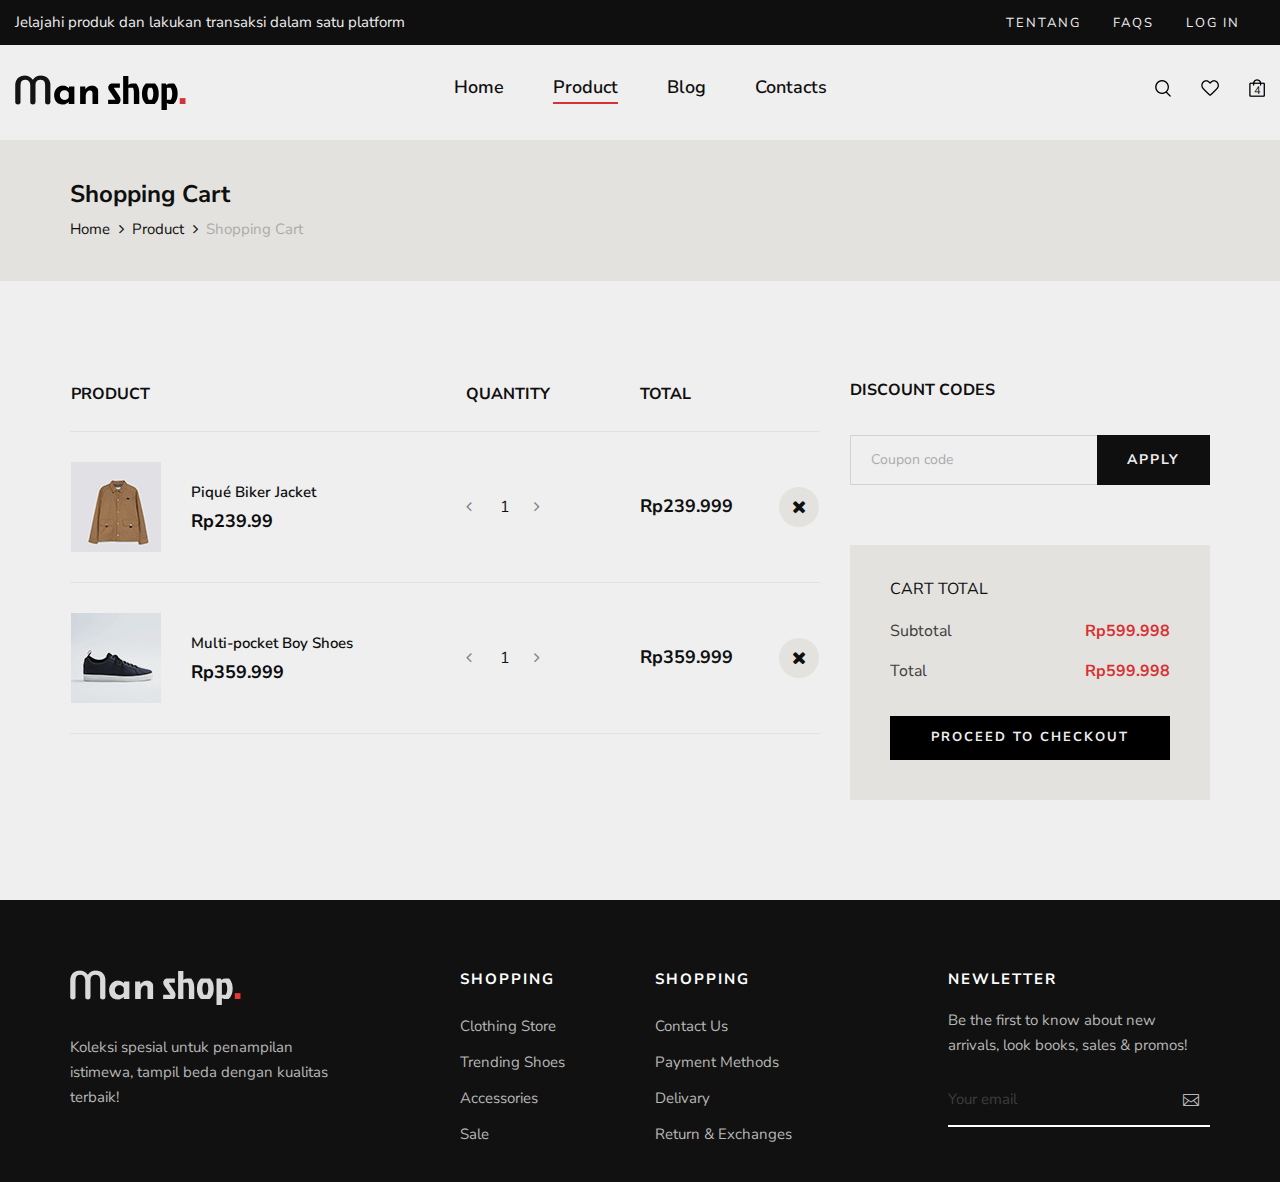
<file: shopping-cart.html>
<!DOCTYPE html>
<html lang="zxx">

<head>
    <meta charset="UTF-8">
    <meta name="description" content="Male_Fashion Template">
    <meta name="keywords" content="Male_Fashion, unica, creative, html">
    <meta name="viewport" content="width=device-width, initial-scale=1.0">
    <meta http-equiv="X-UA-Compatible" content="ie=edge">
    <title>Man Shop</title>

    <!-- Google Font -->
    <link href="https://fonts.googleapis.com/css2?family=Nunito+Sans:wght@300;400;600;700;800;900&display=swap"
    rel="stylesheet">

    <!-- Css Styles -->
    <link rel="stylesheet" href="css/bootstrap.min.css" type="text/css">
    <link rel="stylesheet" href="css/font-awesome.min.css" type="text/css">
    <link rel="stylesheet" href="css/elegant-icons.css" type="text/css">
    <link rel="stylesheet" href="css/magnific-popup.css" type="text/css">
    <link rel="stylesheet" href="css/nice-select.css" type="text/css">
    <link rel="stylesheet" href="css/owl.carousel.min.css" type="text/css">
    <link rel="stylesheet" href="css/slicknav.min.css" type="text/css">
    <link rel="stylesheet" href="css/style.css" type="text/css">
</head>

<body>
    <!-- Page Preloder -->
    <div id="preloder">
        <div class="loader"></div>
    </div>

    <!-- Offcanvas Menu Begin -->
    <div class="offcanvas-menu-overlay"></div>
    <div class="offcanvas-menu-wrapper">
        <div class="offcanvas__option">
            <div class="offcanvas__links">
                <a href="#">Tentang</a>
                <a href="#">FAQs</a>
                <a href="#">Sign In</a>
            </div>
        </div>
        <div class="offcanvas__nav__option">
            <a href="#" class="search-switch"><img src="img/icon/search.png" alt=""></a>
            <a href="#"><img src="img/icon/heart.png" alt=""></a>
            <a href="./shopping-cart.html"><img src="img/icon/cart.png" alt=""> <span>4</span></a>
        </div>
        <div id="mobile-menu-wrap"></div>
        <div class="offcanvas__text">
            <p>Jelajahi produk dan lakukan transaksi dalam satu platform</p>
        </div>
    </div>
    <!-- Offcanvas Menu End -->

    <!-- Header Section Begin -->
    <header class="header">
        <div class="header__top">
            <div class="container-fluid">
                <div class="row">
                    <div class="col-lg-6 col-md-7">
                        <div class="header__top__left">
                            <p>Jelajahi produk dan lakukan transaksi dalam satu platform</p>
                        </div>
                    </div>
                    <div class="col-lg-6 col-md-5">
                        <div class="header__top__right">
                            <div class="header__top__links">
                                <a href="#">Tentang</a>
                                <a href="#">FAQs</a>
                                <a href="#">Log In</a>
                            </div>
                        </div>
                    </div>
                </div>
            </div>
        </div>
        <div class="container-fluid">
            <div class="row">
                <div class="col-lg-3 col-md-3">
                    <div class="header__logo">
                        <a href="./index.html"><img src="img/logo.png" alt=""></a>
                    </div>
                </div>
                <div class="col-lg-6 col-md-6">
                    <nav class="header__menu mobile-menu">
                        <ul>
                            <li><a href="./index.html">Home</a></li>
                            <li class="active"><a href="./shop.html">Product</a></li>
                            <li><a href="./blog.html">Blog</a></li>
                            <li><a href="./contact.html">Contacts</a></li>
                        </ul>
                    </nav>
                </div>
                <div class="col-lg-3 col-md-3">
                    <div class="header__nav__option">
                        <a href="#" class="search-switch"><img src="img/icon/search.png" alt=""></a>
                        <a href="#"><img src="img/icon/heart.png" alt=""></a>
                        <a href="./shopping-cart.html"><img src="img/icon/cart.png" alt=""> <span>4</span></a>
                    </div>
                </div>
            </div>
            <div class="canvas__open"><i class="fa fa-bars"></i></div>
        </div>
    </header>
    <!-- Header Section End -->

    <!-- Breadcrumb Section Begin -->
    <section class="breadcrumb-option">
        <div class="container">
            <div class="row">
                <div class="col-lg-12">
                    <div class="breadcrumb__text">
                        <h4>Shopping Cart</h4>
                        <div class="breadcrumb__links">
                            <a href="./index.html">Home</a>
                            <a href="./shop.html">Product</a>
                            <span>Shopping Cart</span>
                        </div>
                    </div>
                </div>
            </div>
        </div>
    </section>
    <!-- Breadcrumb Section End -->

    <!-- Shopping Cart Section Begin -->
    <section class="shopping-cart spad">
        <div class="container">
            <div class="row">
                <div class="col-lg-8">
                    <div class="shopping__cart__table">
                        <table>
                            <thead>
                                <tr>
                                    <th>Product</th>
                                    <th>Quantity</th>
                                    <th>Total</th>
                                    <th></th>
                                </tr>
                            </thead>
                            <tbody>
                                <tr>
                                    <td class="product__cart__item">
                                        <div class="product__cart__item__pic">
                                            <img src="img/shopping-cart/cart-1.jpg" alt="">
                                        </div>
                                        <div class="product__cart__item__text">
                                            <h6>Piqué Biker Jacket</h6>
                                            <h5>Rp239.99</h5>
                                        </div>
                                    </td>
                                    <td class="quantity__item">
                                        <div class="quantity">
                                            <div class="pro-qty-2">
                                                <input type="text" value="1">
                                            </div>
                                        </div>
                                    </td>
                                    <td class="cart__price">Rp239.999</td>
                                    <td class="cart__close"><i class="fa fa-close"></i></td>
                                </tr>
                                <tr>
                                    <td class="product__cart__item">
                                        <div class="product__cart__item__pic">
                                            <img src="img/shopping-cart/cart-2.jpg" alt="">
                                        </div>
                                        <div class="product__cart__item__text">
                                            <h6>Multi-pocket Boy Shoes</h6>
                                            <h5>Rp359.999</h5>
                                        </div>
                                    </td>
                                    <td class="quantity__item">
                                        <div class="quantity">
                                            <div class="pro-qty-2">
                                                <input type="text" value="1">
                                            </div>
                                        </div>
                                    </td>
                                    <td class="cart__price">Rp359.999</td>
                                    <td class="cart__close"><i class="fa fa-close"></i></td>
                                </tr>
                            </tbody>
                        </table>
                    </div>
                    <!-- <div class="row">
                        <div class="col-lg-6 col-md-6 col-sm-6">
                            <div class="continue__btn">
                                <a href="#">Continue Shopping</a>
                            </div>
                        </div>
                        <div class="col-lg-6 col-md-6 col-sm-6">
                            <div class="continue__btn update__btn">
                                <a href="#"><i class="fa fa-spinner"></i> Update cart</a>
                            </div>
                        </div>
                    </div> -->
                </div>
                <div class="col-lg-4">
                    <div class="cart__discount">
                        <h6>Discount codes</h6>
                        <form action="#">
                            <input type="text" placeholder="Coupon code">
                            <button type="submit">Apply</button>
                        </form>
                    </div>
                    <div class="cart__total">
                        <h6>Cart total</h6>
                        <ul>
                            <li>Subtotal <span>Rp599.998</span></li>
                            <li>Total <span>Rp599.998</span></li>
                        </ul>
                        <a href="./checkout.html" class="primary-btn">Proceed to checkout</a>
                    </div>
                </div>
            </div>
        </div>
    </section>
    <!-- Shopping Cart Section End -->

    <!-- Footer Section Begin -->
    <footer class="footer">
        <div class="container">
            <div class="row">
                <div class="col-lg-3 col-md-6 col-sm-6">
                    <div class="footer__about">
                        <div class="footer__logo">
                            <a href="#"><img src="img/footer-logo.png" alt=""></a>
                        </div>
                        <p>Koleksi spesial untuk penampilan istimewa, tampil beda dengan kualitas terbaik!</p>
                        <!-- <a href="#"><img src="img/payment.png" alt=""></a> -->
                    </div>
                </div>
                <div class="col-lg-2 offset-lg-1 col-md-3 col-sm-6">
                    <div class="footer__widget">
                        <h6>Shopping</h6>
                        <ul>
                            <li><a href="#">Clothing Store</a></li>
                            <li><a href="#">Trending Shoes</a></li>
                            <li><a href="#">Accessories</a></li>
                            <li><a href="#">Sale</a></li>
                        </ul>
                    </div>
                </div>
                <div class="col-lg-2 col-md-3 col-sm-6">
                    <div class="footer__widget">
                        <h6>Shopping</h6>
                        <ul>
                            <li><a href="#">Contact Us</a></li>
                            <li><a href="#">Payment Methods</a></li>
                            <li><a href="#">Delivary</a></li>
                            <li><a href="#">Return & Exchanges</a></li>
                        </ul>
                    </div>
                </div>
                <div class="col-lg-3 offset-lg-1 col-md-6 col-sm-6">
                    <div class="footer__widget">
                        <h6>NewLetter</h6>
                        <div class="footer__newslatter">
                            <p>Be the first to know about new arrivals, look books, sales & promos!</p>
                            <form action="#">
                                <input type="text" placeholder="Your email">
                                <button type="submit"><span class="icon_mail_alt"></span></button>
                            </form>
                        </div>
                    </div>
                </div>
            </div>
            <div class="row">
                <div class="col-lg-12 d-none">
                    <div class="footer__copyright__text text-black">
                        <!-- Link back to Colorlib can't be removed. Template is licensed under CC BY 3.0. -->
                        <p>Copyright ©
                            <script>
                                document.write(new Date().getFullYear());
                            </script>2020
                            All rights reserved | This template is made with <i class="fa fa-heart-o"
                            aria-hidden="true"></i> by <a href="https://colorlib.com" target="_blank">Colorlib</a>
                        </p>
                        <!-- Link back to Colorlib can't be removed. Template is licensed under CC BY 3.0. -->
                    </div>
                </div>
            </div>
        </div>
    </footer>
    <!-- Footer Section End -->

    <!-- Search Begin -->
    <div class="search-model">
        <div class="h-100 d-flex align-items-center justify-content-center">
            <div class="search-close-switch">+</div>
            <form class="search-model-form">
                <input type="text" id="search-input" placeholder="Search here.....">
            </form>
        </div>
    </div>
    <!-- Search End -->

    <!-- Js Plugins -->
    <script src="js/jquery-3.3.1.min.js"></script>
    <script src="js/bootstrap.min.js"></script>
    <script src="js/jquery.nice-select.min.js"></script>
    <script src="js/jquery.nicescroll.min.js"></script>
    <script src="js/jquery.magnific-popup.min.js"></script>
    <script src="js/jquery.countdown.min.js"></script>
    <script src="js/jquery.slicknav.js"></script>
    <script src="js/mixitup.min.js"></script>
    <script src="js/owl.carousel.min.js"></script>
    <script src="js/main.js"></script>
</body>

</html>
</file>
<file: css/elegant-icons.css>
@font-face {
	font-family: 'ElegantIcons';
	src:url('../fonts/ElegantIcons.eot');
	src:url('../fonts/ElegantIcons.eot?#iefix') format('embedded-opentype'),
		url('../fonts/ElegantIcons.woff') format('woff'),
		url('../fonts/ElegantIcons.ttf') format('truetype'),
		url('../fonts/ElegantIcons.svg#ElegantIcons') format('svg');
	font-weight: normal;
	font-style: normal;
}

/* Use the following CSS code if you want to use data attributes for inserting your icons */
[data-icon]:before {
	font-family: 'ElegantIcons';
	content: attr(data-icon);
	speak: none;
	font-weight: normal;
	font-variant: normal;
	text-transform: none;
	line-height: 1;
	-webkit-font-smoothing: antialiased;
	-moz-osx-font-smoothing: grayscale;
}

/* Use the following CSS code if you want to have a class per icon */
/*
Instead of a list of all class selectors,
you can use the generic selector below, but it's slower:
[class*="your-class-prefix"] {
*/
.arrow_up, .arrow_down, .arrow_left, .arrow_right, .arrow_left-up, .arrow_right-up, .arrow_right-down, .arrow_left-down, .arrow-up-down, .arrow_up-down_alt, .arrow_left-right_alt, .arrow_left-right, .arrow_expand_alt2, .arrow_expand_alt, .arrow_condense, .arrow_expand, .arrow_move, .arrow_carrot-up, .arrow_carrot-down, .arrow_carrot-left, .arrow_carrot-right, .arrow_carrot-2up, .arrow_carrot-2down, .arrow_carrot-2left, .arrow_carrot-2right, .arrow_carrot-up_alt2, .arrow_carrot-down_alt2, .arrow_carrot-left_alt2, .arrow_carrot-right_alt2, .arrow_carrot-2up_alt2, .arrow_carrot-2down_alt2, .arrow_carrot-2left_alt2, .arrow_carrot-2right_alt2, .arrow_triangle-up, .arrow_triangle-down, .arrow_triangle-left, .arrow_triangle-right, .arrow_triangle-up_alt2, .arrow_triangle-down_alt2, .arrow_triangle-left_alt2, .arrow_triangle-right_alt2, .arrow_back, .icon_minus-06, .icon_plus, .icon_close, .icon_check, .icon_minus_alt2, .icon_plus_alt2, .icon_close_alt2, .icon_check_alt2, .icon_zoom-out_alt, .icon_zoom-in_alt, .icon_search, .icon_box-empty, .icon_box-selected, .icon_minus-box, .icon_plus-box, .icon_box-checked, .icon_circle-empty, .icon_circle-slelected, .icon_stop_alt2, .icon_stop, .icon_pause_alt2, .icon_pause, .icon_menu, .icon_menu-square_alt2, .icon_menu-circle_alt2, .icon_ul, .icon_ol, .icon_adjust-horiz, .icon_adjust-vert, .icon_document_alt, .icon_documents_alt, .icon_pencil, .icon_pencil-edit_alt, .icon_pencil-edit, .icon_folder-alt, .icon_folder-open_alt, .icon_folder-add_alt, .icon_info_alt, .icon_error-oct_alt, .icon_error-circle_alt, .icon_error-triangle_alt, .icon_question_alt2, .icon_question, .icon_comment_alt, .icon_chat_alt, .icon_vol-mute_alt, .icon_volume-low_alt, .icon_volume-high_alt, .icon_quotations, .icon_quotations_alt2, .icon_clock_alt, .icon_lock_alt, .icon_lock-open_alt, .icon_key_alt, .icon_cloud_alt, .icon_cloud-upload_alt, .icon_cloud-download_alt, .icon_image, .icon_images, .icon_lightbulb_alt, .icon_gift_alt, .icon_house_alt, .icon_genius, .icon_mobile, .icon_tablet, .icon_laptop, .icon_desktop, .icon_camera_alt, .icon_mail_alt, .icon_cone_alt, .icon_ribbon_alt, .icon_bag_alt, .icon_creditcard, .icon_cart_alt, .icon_paperclip, .icon_tag_alt, .icon_tags_alt, .icon_trash_alt, .icon_cursor_alt, .icon_mic_alt, .icon_compass_alt, .icon_pin_alt, .icon_pushpin_alt, .icon_map_alt, .icon_drawer_alt, .icon_toolbox_alt, .icon_book_alt, .icon_calendar, .icon_film, .icon_table, .icon_contacts_alt, .icon_headphones, .icon_lifesaver, .icon_piechart, .icon_refresh, .icon_link_alt, .icon_link, .icon_loading, .icon_blocked, .icon_archive_alt, .icon_heart_alt, .icon_star_alt, .icon_star-half_alt, .icon_star, .icon_star-half, .icon_tools, .icon_tool, .icon_cog, .icon_cogs, .arrow_up_alt, .arrow_down_alt, .arrow_left_alt, .arrow_right_alt, .arrow_left-up_alt, .arrow_right-up_alt, .arrow_right-down_alt, .arrow_left-down_alt, .arrow_condense_alt, .arrow_expand_alt3, .arrow_carrot_up_alt, .arrow_carrot-down_alt, .arrow_carrot-left_alt, .arrow_carrot-right_alt, .arrow_carrot-2up_alt, .arrow_carrot-2dwnn_alt, .arrow_carrot-2left_alt, .arrow_carrot-2right_alt, .arrow_triangle-up_alt, .arrow_triangle-down_alt, .arrow_triangle-left_alt, .arrow_triangle-right_alt, .icon_minus_alt, .icon_plus_alt, .icon_close_alt, .icon_check_alt, .icon_zoom-out, .icon_zoom-in, .icon_stop_alt, .icon_menu-square_alt, .icon_menu-circle_alt, .icon_document, .icon_documents, .icon_pencil_alt, .icon_folder, .icon_folder-open, .icon_folder-add, .icon_folder_upload, .icon_folder_download, .icon_info, .icon_error-circle, .icon_error-oct, .icon_error-triangle, .icon_question_alt, .icon_comment, .icon_chat, .icon_vol-mute, .icon_volume-low, .icon_volume-high, .icon_quotations_alt, .icon_clock, .icon_lock, .icon_lock-open, .icon_key, .icon_cloud, .icon_cloud-upload, .icon_cloud-download, .icon_lightbulb, .icon_gift, .icon_house, .icon_camera, .icon_mail, .icon_cone, .icon_ribbon, .icon_bag, .icon_cart, .icon_tag, .icon_tags, .icon_trash, .icon_cursor, .icon_mic, .icon_compass, .icon_pin, .icon_pushpin, .icon_map, .icon_drawer, .icon_toolbox, .icon_book, .icon_contacts, .icon_archive, .icon_heart, .icon_profile, .icon_group, .icon_grid-2x2, .icon_grid-3x3, .icon_music, .icon_pause_alt, .icon_phone, .icon_upload, .icon_download, .social_facebook, .social_twitter, .social_pinterest, .social_googleplus, .social_tumblr, .social_tumbleupon, .social_wordpress, .social_instagram, .social_dribbble, .social_vimeo, .social_linkedin, .social_rss, .social_deviantart, .social_share, .social_myspace, .social_skype, .social_youtube, .social_picassa, .social_googledrive, .social_flickr, .social_blogger, .social_spotify, .social_delicious, .social_facebook_circle, .social_twitter_circle, .social_pinterest_circle, .social_googleplus_circle, .social_tumblr_circle, .social_stumbleupon_circle, .social_wordpress_circle, .social_instagram_circle, .social_dribbble_circle, .social_vimeo_circle, .social_linkedin_circle, .social_rss_circle, .social_deviantart_circle, .social_share_circle, .social_myspace_circle, .social_skype_circle, .social_youtube_circle, .social_picassa_circle, .social_googledrive_alt2, .social_flickr_circle, .social_blogger_circle, .social_spotify_circle, .social_delicious_circle, .social_facebook_square, .social_twitter_square, .social_pinterest_square, .social_googleplus_square, .social_tumblr_square, .social_stumbleupon_square, .social_wordpress_square, .social_instagram_square, .social_dribbble_square, .social_vimeo_square, .social_linkedin_square, .social_rss_square, .social_deviantart_square, .social_share_square, .social_myspace_square, .social_skype_square, .social_youtube_square, .social_picassa_square, .social_googledrive_square, .social_flickr_square, .social_blogger_square, .social_spotify_square, .social_delicious_square, .icon_printer, .icon_calulator, .icon_building, .icon_floppy, .icon_drive, .icon_search-2, .icon_id, .icon_id-2, .icon_puzzle, .icon_like, .icon_dislike, .icon_mug, .icon_currency, .icon_wallet, .icon_pens, .icon_easel, .icon_flowchart, .icon_datareport, .icon_briefcase, .icon_shield, .icon_percent, .icon_globe, .icon_globe-2, .icon_target, .icon_hourglass, .icon_balance, .icon_rook, .icon_printer-alt, .icon_calculator_alt, .icon_building_alt, .icon_floppy_alt, .icon_drive_alt, .icon_search_alt, .icon_id_alt, .icon_id-2_alt, .icon_puzzle_alt, .icon_like_alt, .icon_dislike_alt, .icon_mug_alt, .icon_currency_alt, .icon_wallet_alt, .icon_pens_alt, .icon_easel_alt, .icon_flowchart_alt, .icon_datareport_alt, .icon_briefcase_alt, .icon_shield_alt, .icon_percent_alt, .icon_globe_alt, .icon_clipboard {
	font-family: 'ElegantIcons';
	speak: none;
	font-style: normal;
	font-weight: normal;
	font-variant: normal;
	text-transform: none;
	line-height: 1;
	-webkit-font-smoothing: antialiased;
}
.arrow_up:before {
	content: "\21";
}
.arrow_down:before {
	content: "\22";
}
.arrow_left:before {
	content: "\23";
}
.arrow_right:before {
	content: "\24";
}
.arrow_left-up:before {
	content: "\25";
}
.arrow_right-up:before {
	content: "\26";
}
.arrow_right-down:before {
	content: "\27";
}
.arrow_left-down:before {
	content: "\28";
}
.arrow-up-down:before {
	content: "\29";
}
.arrow_up-down_alt:before {
	content: "\2a";
}
.arrow_left-right_alt:before {
	content: "\2b";
}
.arrow_left-right:before {
	content: "\2c";
}
.arrow_expand_alt2:before {
	content: "\2d";
}
.arrow_expand_alt:before {
	content: "\2e";
}
.arrow_condense:before {
	content: "\2f";
}
.arrow_expand:before {
	content: "\30";
}
.arrow_move:before {
	content: "\31";
}
.arrow_carrot-up:before {
	content: "\32";
}
.arrow_carrot-down:before {
	content: "\33";
}
.arrow_carrot-left:before {
	content: "\34";
}
.arrow_carrot-right:before {
	content: "\35";
}
.arrow_carrot-2up:before {
	content: "\36";
}
.arrow_carrot-2down:before {
	content: "\37";
}
.arrow_carrot-2left:before {
	content: "\38";
}
.arrow_carrot-2right:before {
	content: "\39";
}
.arrow_carrot-up_alt2:before {
	content: "\3a";
}
.arrow_carrot-down_alt2:before {
	content: "\3b";
}
.arrow_carrot-left_alt2:before {
	content: "\3c";
}
.arrow_carrot-right_alt2:before {
	content: "\3d";
}
.arrow_carrot-2up_alt2:before {
	content: "\3e";
}
.arrow_carrot-2down_alt2:before {
	content: "\3f";
}
.arrow_carrot-2left_alt2:before {
	content: "\40";
}
.arrow_carrot-2right_alt2:before {
	content: "\41";
}
.arrow_triangle-up:before {
	content: "\42";
}
.arrow_triangle-down:before {
	content: "\43";
}
.arrow_triangle-left:before {
	content: "\44";
}
.arrow_triangle-right:before {
	content: "\45";
}
.arrow_triangle-up_alt2:before {
	content: "\46";
}
.arrow_triangle-down_alt2:before {
	content: "\47";
}
.arrow_triangle-left_alt2:before {
	content: "\48";
}
.arrow_triangle-right_alt2:before {
	content: "\49";
}
.arrow_back:before {
	content: "\4a";
}
.icon_minus-06:before {
	content: "\4b";
}
.icon_plus:before {
	content: "\4c";
}
.icon_close:before {
	content: "\4d";
}
.icon_check:before {
	content: "\4e";
}
.icon_minus_alt2:before {
	content: "\4f";
}
.icon_plus_alt2:before {
	content: "\50";
}
.icon_close_alt2:before {
	content: "\51";
}
.icon_check_alt2:before {
	content: "\52";
}
.icon_zoom-out_alt:before {
	content: "\53";
}
.icon_zoom-in_alt:before {
	content: "\54";
}
.icon_search:before {
	content: "\55";
}
.icon_box-empty:before {
	content: "\56";
}
.icon_box-selected:before {
	content: "\57";
}
.icon_minus-box:before {
	content: "\58";
}
.icon_plus-box:before {
	content: "\59";
}
.icon_box-checked:before {
	content: "\5a";
}
.icon_circle-empty:before {
	content: "\5b";
}
.icon_circle-slelected:before {
	content: "\5c";
}
.icon_stop_alt2:before {
	content: "\5d";
}
.icon_stop:before {
	content: "\5e";
}
.icon_pause_alt2:before {
	content: "\5f";
}
.icon_pause:before {
	content: "\60";
}
.icon_menu:before {
	content: "\61";
}
.icon_menu-square_alt2:before {
	content: "\62";
}
.icon_menu-circle_alt2:before {
	content: "\63";
}
.icon_ul:before {
	content: "\64";
}
.icon_ol:before {
	content: "\65";
}
.icon_adjust-horiz:before {
	content: "\66";
}
.icon_adjust-vert:before {
	content: "\67";
}
.icon_document_alt:before {
	content: "\68";
}
.icon_documents_alt:before {
	content: "\69";
}
.icon_pencil:before {
	content: "\6a";
}
.icon_pencil-edit_alt:before {
	content: "\6b";
}
.icon_pencil-edit:before {
	content: "\6c";
}
.icon_folder-alt:before {
	content: "\6d";
}
.icon_folder-open_alt:before {
	content: "\6e";
}
.icon_folder-add_alt:before {
	content: "\6f";
}
.icon_info_alt:before {
	content: "\70";
}
.icon_error-oct_alt:before {
	content: "\71";
}
.icon_error-circle_alt:before {
	content: "\72";
}
.icon_error-triangle_alt:before {
	content: "\73";
}
.icon_question_alt2:before {
	content: "\74";
}
.icon_question:before {
	content: "\75";
}
.icon_comment_alt:before {
	content: "\76";
}
.icon_chat_alt:before {
	content: "\77";
}
.icon_vol-mute_alt:before {
	content: "\78";
}
.icon_volume-low_alt:before {
	content: "\79";
}
.icon_volume-high_alt:before {
	content: "\7a";
}
.icon_quotations:before {
	content: "\7b";
}
.icon_quotations_alt2:before {
	content: "\7c";
}
.icon_clock_alt:before {
	content: "\7d";
}
.icon_lock_alt:before {
	content: "\7e";
}
.icon_lock-open_alt:before {
	content: "\e000";
}
.icon_key_alt:before {
	content: "\e001";
}
.icon_cloud_alt:before {
	content: "\e002";
}
.icon_cloud-upload_alt:before {
	content: "\e003";
}
.icon_cloud-download_alt:before {
	content: "\e004";
}
.icon_image:before {
	content: "\e005";
}
.icon_images:before {
	content: "\e006";
}
.icon_lightbulb_alt:before {
	content: "\e007";
}
.icon_gift_alt:before {
	content: "\e008";
}
.icon_house_alt:before {
	content: "\e009";
}
.icon_genius:before {
	content: "\e00a";
}
.icon_mobile:before {
	content: "\e00b";
}
.icon_tablet:before {
	content: "\e00c";
}
.icon_laptop:before {
	content: "\e00d";
}
.icon_desktop:before {
	content: "\e00e";
}
.icon_camera_alt:before {
	content: "\e00f";
}
.icon_mail_alt:before {
	content: "\e010";
}
.icon_cone_alt:before {
	content: "\e011";
}
.icon_ribbon_alt:before {
	content: "\e012";
}
.icon_bag_alt:before {
	content: "\e013";
}
.icon_creditcard:before {
	content: "\e014";
}
.icon_cart_alt:before {
	content: "\e015";
}
.icon_paperclip:before {
	content: "\e016";
}
.icon_tag_alt:before {
	content: "\e017";
}
.icon_tags_alt:before {
	content: "\e018";
}
.icon_trash_alt:before {
	content: "\e019";
}
.icon_cursor_alt:before {
	content: "\e01a";
}
.icon_mic_alt:before {
	content: "\e01b";
}
.icon_compass_alt:before {
	content: "\e01c";
}
.icon_pin_alt:before {
	content: "\e01d";
}
.icon_pushpin_alt:before {
	content: "\e01e";
}
.icon_map_alt:before {
	content: "\e01f";
}
.icon_drawer_alt:before {
	content: "\e020";
}
.icon_toolbox_alt:before {
	content: "\e021";
}
.icon_book_alt:before {
	content: "\e022";
}
.icon_calendar:before {
	content: "\e023";
}
.icon_film:before {
	content: "\e024";
}
.icon_table:before {
	content: "\e025";
}
.icon_contacts_alt:before {
	content: "\e026";
}
.icon_headphones:before {
	content: "\e027";
}
.icon_lifesaver:before {
	content: "\e028";
}
.icon_piechart:before {
	content: "\e029";
}
.icon_refresh:before {
	content: "\e02a";
}
.icon_link_alt:before {
	content: "\e02b";
}
.icon_link:before {
	content: "\e02c";
}
.icon_loading:before {
	content: "\e02d";
}
.icon_blocked:before {
	content: "\e02e";
}
.icon_archive_alt:before {
	content: "\e02f";
}
.icon_heart_alt:before {
	content: "\e030";
}
.icon_star_alt:before {
	content: "\e031";
}
.icon_star-half_alt:before {
	content: "\e032";
}
.icon_star:before {
	content: "\e033";
}
.icon_star-half:before {
	content: "\e034";
}
.icon_tools:before {
	content: "\e035";
}
.icon_tool:before {
	content: "\e036";
}
.icon_cog:before {
	content: "\e037";
}
.icon_cogs:before {
	content: "\e038";
}
.arrow_up_alt:before {
	content: "\e039";
}
.arrow_down_alt:before {
	content: "\e03a";
}
.arrow_left_alt:before {
	content: "\e03b";
}
.arrow_right_alt:before {
	content: "\e03c";
}
.arrow_left-up_alt:before {
	content: "\e03d";
}
.arrow_right-up_alt:before {
	content: "\e03e";
}
.arrow_right-down_alt:before {
	content: "\e03f";
}
.arrow_left-down_alt:before {
	content: "\e040";
}
.arrow_condense_alt:before {
	content: "\e041";
}
.arrow_expand_alt3:before {
	content: "\e042";
}
.arrow_carrot_up_alt:before {
	content: "\e043";
}
.arrow_carrot-down_alt:before {
	content: "\e044";
}
.arrow_carrot-left_alt:before {
	content: "\e045";
}
.arrow_carrot-right_alt:before {
	content: "\e046";
}
.arrow_carrot-2up_alt:before {
	content: "\e047";
}
.arrow_carrot-2dwnn_alt:before {
	content: "\e048";
}
.arrow_carrot-2left_alt:before {
	content: "\e049";
}
.arrow_carrot-2right_alt:before {
	content: "\e04a";
}
.arrow_triangle-up_alt:before {
	content: "\e04b";
}
.arrow_triangle-down_alt:before {
	content: "\e04c";
}
.arrow_triangle-left_alt:before {
	content: "\e04d";
}
.arrow_triangle-right_alt:before {
	content: "\e04e";
}
.icon_minus_alt:before {
	content: "\e04f";
}
.icon_plus_alt:before {
	content: "\e050";
}
.icon_close_alt:before {
	content: "\e051";
}
.icon_check_alt:before {
	content: "\e052";
}
.icon_zoom-out:before {
	content: "\e053";
}
.icon_zoom-in:before {
	content: "\e054";
}
.icon_stop_alt:before {
	content: "\e055";
}
.icon_menu-square_alt:before {
	content: "\e056";
}
.icon_menu-circle_alt:before {
	content: "\e057";
}
.icon_document:before {
	content: "\e058";
}
.icon_documents:before {
	content: "\e059";
}
.icon_pencil_alt:before {
	content: "\e05a";
}
.icon_folder:before {
	content: "\e05b";
}
.icon_folder-open:before {
	content: "\e05c";
}
.icon_folder-add:before {
	content: "\e05d";
}
.icon_folder_upload:before {
	content: "\e05e";
}
.icon_folder_download:before {
	content: "\e05f";
}
.icon_info:before {
	content: "\e060";
}
.icon_error-circle:before {
	content: "\e061";
}
.icon_error-oct:before {
	content: "\e062";
}
.icon_error-triangle:before {
	content: "\e063";
}
.icon_question_alt:before {
	content: "\e064";
}
.icon_comment:before {
	content: "\e065";
}
.icon_chat:before {
	content: "\e066";
}
.icon_vol-mute:before {
	content: "\e067";
}
.icon_volume-low:before {
	content: "\e068";
}
.icon_volume-high:before {
	content: "\e069";
}
.icon_quotations_alt:before {
	content: "\e06a";
}
.icon_clock:before {
	content: "\e06b";
}
.icon_lock:before {
	content: "\e06c";
}
.icon_lock-open:before {
	content: "\e06d";
}
.icon_key:before {
	content: "\e06e";
}
.icon_cloud:before {
	content: "\e06f";
}
.icon_cloud-upload:before {
	content: "\e070";
}
.icon_cloud-download:before {
	content: "\e071";
}
.icon_lightbulb:before {
	content: "\e072";
}
.icon_gift:before {
	content: "\e073";
}
.icon_house:before {
	content: "\e074";
}
.icon_camera:before {
	content: "\e075";
}
.icon_mail:before {
	content: "\e076";
}
.icon_cone:before {
	content: "\e077";
}
.icon_ribbon:before {
	content: "\e078";
}
.icon_bag:before {
	content: "\e079";
}
.icon_cart:before {
	content: "\e07a";
}
.icon_tag:before {
	content: "\e07b";
}
.icon_tags:before {
	content: "\e07c";
}
.icon_trash:before {
	content: "\e07d";
}
.icon_cursor:before {
	content: "\e07e";
}
.icon_mic:before {
	content: "\e07f";
}
.icon_compass:before {
	content: "\e080";
}
.icon_pin:before {
	content: "\e081";
}
.icon_pushpin:before {
	content: "\e082";
}
.icon_map:before {
	content: "\e083";
}
.icon_drawer:before {
	content: "\e084";
}
.icon_toolbox:before {
	content: "\e085";
}
.icon_book:before {
	content: "\e086";
}
.icon_contacts:before {
	content: "\e087";
}
.icon_archive:before {
	content: "\e088";
}
.icon_heart:before {
	content: "\e089";
}
.icon_profile:before {
	content: "\e08a";
}
.icon_group:before {
	content: "\e08b";
}
.icon_grid-2x2:before {
	content: "\e08c";
}
.icon_grid-3x3:before {
	content: "\e08d";
}
.icon_music:before {
	content: "\e08e";
}
.icon_pause_alt:before {
	content: "\e08f";
}
.icon_phone:before {
	content: "\e090";
}
.icon_upload:before {
	content: "\e091";
}
.icon_download:before {
	content: "\e092";
}
.social_facebook:before {
	content: "\e093";
}
.social_twitter:before {
	content: "\e094";
}
.social_pinterest:before {
	content: "\e095";
}
.social_googleplus:before {
	content: "\e096";
}
.social_tumblr:before {
	content: "\e097";
}
.social_tumbleupon:before {
	content: "\e098";
}
.social_wordpress:before {
	content: "\e099";
}
.social_instagram:before {
	content: "\e09a";
}
.social_dribbble:before {
	content: "\e09b";
}
.social_vimeo:before {
	content: "\e09c";
}
.social_linkedin:before {
	content: "\e09d";
}
.social_rss:before {
	content: "\e09e";
}
.social_deviantart:before {
	content: "\e09f";
}
.social_share:before {
	content: "\e0a0";
}
.social_myspace:before {
	content: "\e0a1";
}
.social_skype:before {
	content: "\e0a2";
}
.social_youtube:before {
	content: "\e0a3";
}
.social_picassa:before {
	content: "\e0a4";
}
.social_googledrive:before {
	content: "\e0a5";
}
.social_flickr:before {
	content: "\e0a6";
}
.social_blogger:before {
	content: "\e0a7";
}
.social_spotify:before {
	content: "\e0a8";
}
.social_delicious:before {
	content: "\e0a9";
}
.social_facebook_circle:before {
	content: "\e0aa";
}
.social_twitter_circle:before {
	content: "\e0ab";
}
.social_pinterest_circle:before {
	content: "\e0ac";
}
.social_googleplus_circle:before {
	content: "\e0ad";
}
.social_tumblr_circle:before {
	content: "\e0ae";
}
.social_stumbleupon_circle:before {
	content: "\e0af";
}
.social_wordpress_circle:before {
	content: "\e0b0";
}
.social_instagram_circle:before {
	content: "\e0b1";
}
.social_dribbble_circle:before {
	content: "\e0b2";
}
.social_vimeo_circle:before {
	content: "\e0b3";
}
.social_linkedin_circle:before {
	content: "\e0b4";
}
.social_rss_circle:before {
	content: "\e0b5";
}
.social_deviantart_circle:before {
	content: "\e0b6";
}
.social_share_circle:before {
	content: "\e0b7";
}
.social_myspace_circle:before {
	content: "\e0b8";
}
.social_skype_circle:before {
	content: "\e0b9";
}
.social_youtube_circle:before {
	content: "\e0ba";
}
.social_picassa_circle:before {
	content: "\e0bb";
}
.social_googledrive_alt2:before {
	content: "\e0bc";
}
.social_flickr_circle:before {
	content: "\e0bd";
}
.social_blogger_circle:before {
	content: "\e0be";
}
.social_spotify_circle:before {
	content: "\e0bf";
}
.social_delicious_circle:before {
	content: "\e0c0";
}
.social_facebook_square:before {
	content: "\e0c1";
}
.social_twitter_square:before {
	content: "\e0c2";
}
.social_pinterest_square:before {
	content: "\e0c3";
}
.social_googleplus_square:before {
	content: "\e0c4";
}
.social_tumblr_square:before {
	content: "\e0c5";
}
.social_stumbleupon_square:before {
	content: "\e0c6";
}
.social_wordpress_square:before {
	content: "\e0c7";
}
.social_instagram_square:before {
	content: "\e0c8";
}
.social_dribbble_square:before {
	content: "\e0c9";
}
.social_vimeo_square:before {
	content: "\e0ca";
}
.social_linkedin_square:before {
	content: "\e0cb";
}
.social_rss_square:before {
	content: "\e0cc";
}
.social_deviantart_square:before {
	content: "\e0cd";
}
.social_share_square:before {
	content: "\e0ce";
}
.social_myspace_square:before {
	content: "\e0cf";
}
.social_skype_square:before {
	content: "\e0d0";
}
.social_youtube_square:before {
	content: "\e0d1";
}
.social_picassa_square:before {
	content: "\e0d2";
}
.social_googledrive_square:before {
	content: "\e0d3";
}
.social_flickr_square:before {
	content: "\e0d4";
}
.social_blogger_square:before {
	content: "\e0d5";
}
.social_spotify_square:before {
	content: "\e0d6";
}
.social_delicious_square:before {
	content: "\e0d7";
}
.icon_printer:before {
	content: "\e103";
}
.icon_calulator:before {
	content: "\e0ee";
}
.icon_building:before {
	content: "\e0ef";
}
.icon_floppy:before {
	content: "\e0e8";
}
.icon_drive:before {
	content: "\e0ea";
}
.icon_search-2:before {
	content: "\e101";
}
.icon_id:before {
	content: "\e107";
}
.icon_id-2:before {
	content: "\e108";
}
.icon_puzzle:before {
	content: "\e102";
}
.icon_like:before {
	content: "\e106";
}
.icon_dislike:before {
	content: "\e0eb";
}
.icon_mug:before {
	content: "\e105";
}
.icon_currency:before {
	content: "\e0ed";
}
.icon_wallet:before {
	content: "\e100";
}
.icon_pens:before {
	content: "\e104";
}
.icon_easel:before {
	content: "\e0e9";
}
.icon_flowchart:before {
	content: "\e109";
}
.icon_datareport:before {
	content: "\e0ec";
}
.icon_briefcase:before {
	content: "\e0fe";
}
.icon_shield:before {
	content: "\e0f6";
}
.icon_percent:before {
	content: "\e0fb";
}
.icon_globe:before {
	content: "\e0e2";
}
.icon_globe-2:before {
	content: "\e0e3";
}
.icon_target:before {
	content: "\e0f5";
}
.icon_hourglass:before {
	content: "\e0e1";
}
.icon_balance:before {
	content: "\e0ff";
}
.icon_rook:before {
	content: "\e0f8";
}
.icon_printer-alt:before {
	content: "\e0fa";
}
.icon_calculator_alt:before {
	content: "\e0e7";
}
.icon_building_alt:before {
	content: "\e0fd";
}
.icon_floppy_alt:before {
	content: "\e0e4";
}
.icon_drive_alt:before {
	content: "\e0e5";
}
.icon_search_alt:before {
	content: "\e0f7";
}
.icon_id_alt:before {
	content: "\e0e0";
}
.icon_id-2_alt:before {
	content: "\e0fc";
}
.icon_puzzle_alt:before {
	content: "\e0f9";
}
.icon_like_alt:before {
	content: "\e0dd";
}
.icon_dislike_alt:before {
	content: "\e0f1";
}
.icon_mug_alt:before {
	content: "\e0dc";
}
.icon_currency_alt:before {
	content: "\e0f3";
}
.icon_wallet_alt:before {
	content: "\e0d8";
}
.icon_pens_alt:before {
	content: "\e0db";
}
.icon_easel_alt:before {
	content: "\e0f0";
}
.icon_flowchart_alt:before {
	content: "\e0df";
}
.icon_datareport_alt:before {
	content: "\e0f2";
}
.icon_briefcase_alt:before {
	content: "\e0f4";
}
.icon_shield_alt:before {
	content: "\e0d9";
}
.icon_percent_alt:before {
	content: "\e0da";
}
.icon_globe_alt:before {
	content: "\e0de";
}
.icon_clipboard:before {
	content: "\e0e6";
}


	.glyph {
		float: left;
		text-align: center;
		padding: .75em;
		margin: .4em 1.5em .75em 0;
		width: 6em;
text-shadow: none;
	}
        .glyph_big {
        font-size: 128px;
        color: #59c5dc;
        float: left;
        margin-right: 20px;
        }

        .glyph div { padding-bottom: 10px;}

	.glyph input {
		font-family: consolas, monospace;
		font-size: 12px;
		width: 100%;
		text-align: center;
		border: 0;
		box-shadow: 0 0 0 1px #ccc;
		padding: .2em;
                -moz-border-radius: 5px;
                -webkit-border-radius: 5px;
	}
	.centered {
		margin-left: auto;
		margin-right: auto;
	}
	.glyph .fs1 {
		font-size: 2em;
	}
</file>
<file: css/nice-select.css>
.nice-select {
  -webkit-tap-highlight-color: transparent;
  background-color: #fff;
  border-radius: 5px;
  border: solid 1px #e8e8e8;
  box-sizing: border-box;
  clear: both;
  cursor: pointer;
  display: block;
  float: left;
  font-family: inherit;
  font-size: 14px;
  font-weight: normal;
  height: 42px;
  line-height: 40px;
  outline: none;
  padding-left: 18px;
  padding-right: 30px;
  position: relative;
  text-align: left !important;
  -webkit-transition: all 0.2s ease-in-out;
  transition: all 0.2s ease-in-out;
  -webkit-user-select: none;
     -moz-user-select: none;
      -ms-user-select: none;
          user-select: none;
  white-space: nowrap;
  width: auto; }
  .nice-select:hover {
    border-color: #dbdbdb; }
  .nice-select:active, .nice-select.open, .nice-select:focus {
    border-color: #999; }
  .nice-select:after {
    border-bottom: 2px solid #999;
    border-right: 2px solid #999;
    content: '';
    display: block;
    height: 5px;
    margin-top: -4px;
    pointer-events: none;
    position: absolute;
    right: 12px;
    top: 50%;
    -webkit-transform-origin: 66% 66%;
        -ms-transform-origin: 66% 66%;
            transform-origin: 66% 66%;
    -webkit-transform: rotate(45deg);
        -ms-transform: rotate(45deg);
            transform: rotate(45deg);
    -webkit-transition: all 0.15s ease-in-out;
    transition: all 0.15s ease-in-out;
    width: 5px; }
  .nice-select.open:after {
    -webkit-transform: rotate(-135deg);
        -ms-transform: rotate(-135deg);
            transform: rotate(-135deg); }
  .nice-select.open .list {
    opacity: 1;
    pointer-events: auto;
    -webkit-transform: scale(1) translateY(0);
        -ms-transform: scale(1) translateY(0);
            transform: scale(1) translateY(0); }
  .nice-select.disabled {
    border-color: #ededed;
    color: #999;
    pointer-events: none; }
    .nice-select.disabled:after {
      border-color: #cccccc; }
  .nice-select.wide {
    width: 100%; }
    .nice-select.wide .list {
      left: 0 !important;
      right: 0 !important; }
  .nice-select.right {
    float: right; }
    .nice-select.right .list {
      left: auto;
      right: 0; }
  .nice-select.small {
    font-size: 12px;
    height: 36px;
    line-height: 34px; }
    .nice-select.small:after {
      height: 4px;
      width: 4px; }
    .nice-select.small .option {
      line-height: 34px;
      min-height: 34px; }
  .nice-select .list {
    background-color: #fff;
    border-radius: 5px;
    box-shadow: 0 0 0 1px rgba(68, 68, 68, 0.11);
    box-sizing: border-box;
    margin-top: 4px;
    opacity: 0;
    overflow: hidden;
    padding: 0;
    pointer-events: none;
    position: absolute;
    top: 100%;
    left: 0;
    -webkit-transform-origin: 50% 0;
        -ms-transform-origin: 50% 0;
            transform-origin: 50% 0;
    -webkit-transform: scale(0.75) translateY(-21px);
        -ms-transform: scale(0.75) translateY(-21px);
            transform: scale(0.75) translateY(-21px);
    -webkit-transition: all 0.2s cubic-bezier(0.5, 0, 0, 1.25), opacity 0.15s ease-out;
    transition: all 0.2s cubic-bezier(0.5, 0, 0, 1.25), opacity 0.15s ease-out;
    z-index: 9; }
    .nice-select .list:hover .option:not(:hover) {
      background-color: transparent !important; }
  .nice-select .option {
    cursor: pointer;
    font-weight: 400;
    line-height: 40px;
    list-style: none;
    min-height: 40px;
    outline: none;
    padding-left: 18px;
    padding-right: 29px;
    text-align: left;
    -webkit-transition: all 0.2s;
    transition: all 0.2s; }
    .nice-select .option:hover, .nice-select .option.focus, .nice-select .option.selected.focus {
      background-color: #f6f6f6; }
    .nice-select .option.selected {
      font-weight: bold; }
    .nice-select .option.disabled {
      background-color: transparent;
      color: #999;
      cursor: default; }

.no-csspointerevents .nice-select .list {
  display: none; }

.no-csspointerevents .nice-select.open .list {
  display: block; }
</file>
<file: css/style.css>
/******************************************************************
  Template Name: Male Fashion
  Description: Male Fashion - ecommerce teplate
  Author: Colorib
  Author URI: https://www.colorib.com/
  Version: 1.0
  Created: Colorib 
******************************************************************/

/*------------------------------------------------------------------
[Table of contents]

1.  Template default CSS
	1.1	Variables
	1.2	Mixins
	1.3	Flexbox
	1.4	Reset
2.  Helper Css
3.  Header Section
4.  Hero Section
5.  Banner Section
6.  Product Section
7.  Intagram Section
8.  Latest Section
9.  Contact
10.  Footer Style
-------------------------------------------------------------------*/

/*----------------------------------------*/
/* Template default CSS
/*----------------------------------------*/

html,
body {
	height: 100%;
	font-family: "Nunito Sans", sans-serif;
	-webkit-font-smoothing: antialiased;
}

h1,
h2,
h3,
h4,
h5,
h6 {
	margin: 0;
	color: #111111;
	font-weight: 400;
	font-family: "Nunito Sans", sans-serif;
}

h1 {
	font-size: 70px;
}

h2 {
	font-size: 36px;
}

h3 {
	font-size: 30px;
}

h4 {
	font-size: 24px;
}

h5 {
	font-size: 18px;
}

h6 {
	font-size: 16px;
}

p {
	font-size: 15px;
	font-family: "Nunito Sans", sans-serif;
	color: #3d3d3d;
	font-weight: 400;
	line-height: 25px;
	margin: 0 0 15px 0;
}

img {
	max-width: 100%;
}

input:focus,
select:focus,
button:focus,
textarea:focus {
	outline: none;
}

a:hover,
a:focus {
	text-decoration: none;
	outline: none;
	color: #ffffff;
}

ul,
ol {
	padding: 0;
	margin: 0;
}

/*---------------------
  Helper CSS
-----------------------*/

.section-title {
	margin-bottom: 45px;
	text-align: center;
}

.section-title span {
	color: #e53637;
	font-size: 14px;
	font-weight: 700;
	text-transform: uppercase;
	letter-spacing: 2px;
	margin-bottom: 15px;
	display: block;
}

.section-title h2 {
	color: #111111;
	font-weight: 700;
	line-height: 46px;
}

.set-bg {
	background-repeat: no-repeat;
	background-size: cover;
	background-position: top center;
}

.spad {
	padding-top: 100px;
	padding-bottom: 100px;
}

.text-white h1,
.text-white h2,
.text-white h3,
.text-white h4,
.text-white h5,
.text-white h6,
.text-white p,
.text-white span,
.text-white li,
.text-white a {
	color: #fff;
}

/* buttons */

.primary-btn {
	display: inline-block;
	font-size: 13px;
	font-weight: 700;
	text-transform: uppercase;
	padding: 14px 30px;
	color: #ffffff;
	background: #000000;
	letter-spacing: 4px;
}

.site-btn {
	font-size: 14px;
	color: #ffffff;
	background: #111111;
	font-weight: 700;
	border: none;
	text-transform: uppercase;
	display: inline-block;
	padding: 14px 30px;
}

/* Preloder */

#preloder {
	position: fixed;
	width: 100%;
	height: 100%;
	top: 0;
	left: 0;
	z-index: 999999;
	background: #000;
}

.loader {
	width: 40px;
	height: 40px;
	position: absolute;
	top: 50%;
	left: 50%;
	margin-top: -13px;
	margin-left: -13px;
	border-radius: 60px;
	animation: loader 0.8s linear infinite;
	-webkit-animation: loader 0.8s linear infinite;
}

@keyframes loader {
	0% {
		-webkit-transform: rotate(0deg);
		transform: rotate(0deg);
		border: 4px solid #f44336;
		border-left-color: transparent;
	}
	50% {
		-webkit-transform: rotate(180deg);
		transform: rotate(180deg);
		border: 4px solid #673ab7;
		border-left-color: transparent;
	}
	100% {
		-webkit-transform: rotate(360deg);
		transform: rotate(360deg);
		border: 4px solid #f44336;
		border-left-color: transparent;
	}
}

@-webkit-keyframes loader {
	0% {
		-webkit-transform: rotate(0deg);
		border: 4px solid #f44336;
		border-left-color: transparent;
	}
	50% {
		-webkit-transform: rotate(180deg);
		border: 4px solid #673ab7;
		border-left-color: transparent;
	}
	100% {
		-webkit-transform: rotate(360deg);
		border: 4px solid #f44336;
		border-left-color: transparent;
	}
}

.spacial-controls {
	position: fixed;
	width: 111px;
	height: 91px;
	top: 0;
	right: 0;
	z-index: 999;
}

.spacial-controls .search-switch {
	display: block;
	height: 100%;
	padding-top: 30px;
	background: #323232;
	text-align: center;
	cursor: pointer;
}

.search-model {
	display: none;
	position: fixed;
	width: 100%;
	height: 100%;
	left: 0;
	top: 0;
	background: #000;
	z-index: 99999;
}

.search-model-form {
	padding: 0 15px;
}

.search-model-form input {
	width: 500px;
	font-size: 40px;
	border: none;
	border-bottom: 2px solid #333;
	background: 0 0;
	color: #999;
}

.search-close-switch {
	position: absolute;
	width: 50px;
	height: 50px;
	background: #333;
	color: #fff;
	text-align: center;
	border-radius: 50%;
	font-size: 28px;
	line-height: 28px;
	top: 30px;
	cursor: pointer;
	-webkit-transform: rotate(45deg);
	-ms-transform: rotate(45deg);
	transform: rotate(45deg);
	display: -webkit-box;
	display: -ms-flexbox;
	display: flex;
	-webkit-box-align: center;
	-ms-flex-align: center;
	align-items: center;
	-webkit-box-pack: center;
	-ms-flex-pack: center;
	justify-content: center;
}

/*---------------------
  Header
-----------------------*/

.header {
	background: #ffffff;
}

.header__top {
	background: #111111;
	padding: 10px 0;
}

.header__top__left p {
	color: #ffffff;
	margin-bottom: 0;
}

.header__top__right {
	text-align: right;
}

.header__top__links {
	display: inline-block;
	margin-right: 25px;
}

.header__top__links a {
	color: #ffffff;
	font-size: 13px;
	text-transform: uppercase;
	letter-spacing: 2px;
	margin-right: 28px;
	display: inline-block;
}

.header__top__links a:last-child {
	margin-right: 0;
}

.header__top__hover {
	display: inline-block;
	position: relative;
}

.header__top__hover:hover ul {
	top: 24px;
	opacity: 1;
	visibility: visible;
}

.header__top__hover span {
	color: #ffffff;
	font-size: 13px;
	text-transform: uppercase;
	letter-spacing: 2px;
	display: inline-block;
	cursor: pointer;
}

.header__top__hover span i {
	font-size: 20px;
	position: relative;
	top: 3px;
	right: 2px;
}

.header__top__hover ul {
	background: #ffffff;
	display: inline-block;
	padding: 2px 0;
	position: absolute;
	left: 0;
	top: 44px;
	opacity: 0;
	visibility: hidden;
	z-index: 3;
	-webkit-box-shadow: 0 10px 20px rgba(0, 0, 0, 0.1);
	box-shadow: 0 10px 20px rgba(0, 0, 0, 0.1);
	-webkit-transition: all, 0.3s;
	-o-transition: all, 0.3s;
	transition: all, 0.3s;
}

.header__top__hover ul li {
	list-style: none;
	font-size: 13px;
	color: #111111;
	padding: 2px 15px;
	cursor: pointer;
}

.header__logo {
	padding: 30px 0;
}

.header__logo a {
	display: inline-block;
}

.header__menu {
	text-align: center;
	padding: 26px 0 25px;
}

.header__menu ul li {
	list-style: none;
	display: inline-block;
	margin-right: 45px;
	position: relative;
}

.header__menu ul li.active a:after {
	-webkit-transform: scale(1);
	-ms-transform: scale(1);
	transform: scale(1);
}

.header__menu ul li:hover a:after {
	-webkit-transform: scale(1);
	-ms-transform: scale(1);
	transform: scale(1);
}

.header__menu ul li:hover .dropdown {
	top: 32px;
	opacity: 1;
	visibility: visible;
}

.header__menu ul li:last-child {
	margin-right: 0;
}

.header__menu ul li .dropdown {
	position: absolute;
	left: 0;
	top: 56px;
	width: 150px;
	background: #111111;
	text-align: left;
	padding: 5px 0;
	z-index: 9;
	opacity: 0;
	visibility: hidden;
	-webkit-transition: all, 0.3s;
	-o-transition: all, 0.3s;
	transition: all, 0.3s;
}

.header__menu ul li .dropdown li {
	display: block;
	margin-right: 0;
}

.header__menu ul li .dropdown li a {
	font-size: 14px;
	color: #ffffff;
	font-weight: 400;
	padding: 5px 20px;
	text-transform: capitalize;
}

.header__menu ul li .dropdown li a:after {
	display: none;
}

.header__menu ul li a {
	font-size: 18px;
	color: #111111;
	display: block;
	font-weight: 600;
	position: relative;
	padding: 3px 0;
}

.header__menu ul li a:after {
	position: absolute;
	left: 0;
	bottom: 0;
	width: 100%;
	height: 2px;
	background: #e53637;
	content: "";
	-webkit-transition: all, 0.5s;
	-o-transition: all, 0.5s;
	transition: all, 0.5s;
	-webkit-transform: scale(0);
	-ms-transform: scale(0);
	transform: scale(0);
}

.header__nav__option {
	text-align: right;
	padding: 30px 0;
}

.header__nav__option a {
	display: inline-block;
	margin-right: 26px;
	position: relative;
}

.header__nav__option a span {
	color: #0d0d0d;
	font-size: 11px;
	position: absolute;
	left: 5px;
	top: 8px;
}

.header__nav__option a:last-child {
	margin-right: 0;
}

.header__nav__option .price {
	font-size: 15px;
	color: #111111;
	font-weight: 700;
	display: inline-block;
	margin-left: -20px;
	position: relative;
	top: 3px;
}

.offcanvas-menu-wrapper {
	display: none;
}

.canvas__open {
	display: none;
}

/*---------------------
  Hero
-----------------------*/

.hero__slider.owl-carousel .owl-item.active .hero__text h6 {
	top: 0;
	opacity: 1;
}

.hero__slider.owl-carousel .owl-item.active .hero__text h2 {
	top: 0;
	opacity: 1;
}

.hero__slider.owl-carousel .owl-item.active .hero__text p {
	top: 0;
	opacity: 1;
}

.hero__slider.owl-carousel .owl-item.active .hero__text .primary-btn {
	top: 0;
	opacity: 1;
}

.hero__slider.owl-carousel .owl-nav button {
	font-size: 36px;
	color: #333333;
	position: absolute;
	left: 15px;
	top: 50%;
	margin-top: -18px;
	line-height: 29px;
}

.hero__slider.owl-carousel .owl-nav button.owl-next {
	left: auto;
	right: 15px;
}

.hero__items {
	height: 800px;
	padding-top: 230px;
}

.hero__text h6 {
	color: #e53637;
	font-size: 14px;
	font-weight: 700;
	text-transform: uppercase;
	letter-spacing: 2px;
	margin-bottom: 28px;
	position: relative;
	top: 100px;
	opacity: 0;
	-webkit-transition: all, 0.3s;
	-o-transition: all, 0.3s;
	transition: all, 0.3s;
}

.hero__text h2 {
	color: #111111;
	font-size: 48px;
	font-weight: 700;
	line-height: 58px;
	margin-bottom: 30px;
	position: relative;
	top: 100px;
	opacity: 0;
	-webkit-transition: all, 0.6s;
	-o-transition: all, 0.6s;
	transition: all, 0.6s;
}

.hero__text p {
	font-size: 16px;
	line-height: 28px;
	margin-bottom: 35px;
	position: relative;
	top: 100px;
	opacity: 0;
	-webkit-transition: all, 0.9s;
	-o-transition: all, 0.9s;
	transition: all, 0.9s;
}

.hero__text .primary-btn {
	position: relative;
	top: 100px;
	opacity: 0;
	-webkit-transition: all, 1.1s;
	-o-transition: all, 1.1s;
	transition: all, 1.1s;
}

.hero__text .primary-btn span {
	font-size: 20px;
	position: relative;
	top: 4px;
	font-weight: 700;
}

.hero__social {
	margin-top: 190px;
}

.hero__social a {
	font-size: 16px;
	color: #3d3d3d;
	display: inline-block;
	margin-right: 32px;
}

.hero__social a:last-child {
	margin-right: 0;
}

/*---------------------
  Banner
-----------------------*/

.blog {
	padding-bottom: 55px;
}

.banner__item {
	position: relative;
	overflow: hidden;
}

.banner__item:hover .banner__item__text a:after {
	width: 40px;
	background: #e53637;
}

.banner__item.banner__item--middle {
	margin-top: -75px;
}

.banner__item.banner__item--middle .banner__item__pic {
	float: none;
}

.banner__item.banner__item--middle .banner__item__text {
	position: relative;
	top: 0;
	left: 0;
	max-width: 100%;
	padding-top: 22px;
}

.banner__item.banner__item--last {
	margin-top: 100px;
}

.banner__item__pic {
	float: right;
}

.banner__item__text {
	max-width: 300px;
	position: absolute;
	left: 0;
	top: 140px;
}

.banner__item__text h2 {
	color: #111111;
	font-weight: 700;
	line-height: 46px;
	margin-bottom: 10px;
}

.banner__item__text a {
	display: inline-block;
	color: #111111;
	font-size: 13px;
	font-weight: 700;
	letter-spacing: 4px;
	text-transform: uppercase;
	padding: 3px 0;
	position: relative;
}

.banner__item__text a:after {
	position: absolute;
	left: 0;
	bottom: 0;
	width: 100%;
	height: 2px;
	background: #111111;
	content: "";
	-webkit-transition: all, 0.3s;
	-o-transition: all, 0.3s;
	transition: all, 0.3s;
}

/*---------------------
  Categories
-----------------------*/

.categories {
	background: #f3f2ee;
	overflow: hidden;
	padding-top: 150px;
	padding-bottom: 125px;
}

.categories__text {
	padding-top: 40px;
	position: relative;
	z-index: 1;
}

.categories__text:before {
	position: absolute;
	left: -485px;
	top: 0;
	height: 300px;
	width: 600px;
	background: #ffffff;
	z-index: -1;
	content: "";
}

.categories__text h2 {
	color: #b7b7b7;
	line-height: 72px;
	font-size: 34px;
}

.categories__text h2 span {
	font-weight: 700;
	color: #111111;
}

.categories__hot__deal {
	position: relative;
	z-index: 5;
}

.categories__hot__deal img {
	min-width: 100%;
}

.hot__deal__sticker {
	height: 100px;
	width: 100px;
	background: #111111;
	border-radius: 50%;
	padding-top: 22px;
	text-align: center;
	position: absolute;
	right: 0;
	top: -36px;
}

.hot__deal__sticker span {
	display: block;
	font-size: 15px;
	color: #ffffff;
	margin-bottom: 4px;
}

.hot__deal__sticker h5 {
	color: #ffffff;
	font-size: 20px;
	font-weight: 700;
}

.categories__deal__countdown span {
	color: #e53637;
	font-size: 14px;
	font-weight: 700;
	text-transform: uppercase;
	letter-spacing: 2px;
	margin-bottom: 15px;
	display: block;
}

.categories__deal__countdown h2 {
	color: #111111;
	font-weight: 700;
	line-height: 46px;
	margin-bottom: 25px;
}

.categories__deal__countdown .categories__deal__countdown__timer {
	margin-bottom: 20px;
	overflow: hidden;
	margin-left: -30px;
}

.categories__deal__countdown .categories__deal__countdown__timer .cd-item {
	width: 25%;
	float: left;
	margin-bottom: 25px;
	text-align: center;
	position: relative;
}

.categories__deal__countdown .categories__deal__countdown__timer .cd-item:after {
	position: absolute;
	right: 0;
	top: 7px;
	content: ":";
	font-size: 24px;
	font-weight: 700;
	color: #3d3d3d;
}

.categories__deal__countdown .categories__deal__countdown__timer .cd-item:last-child:after {
	display: none;
}

.categories__deal__countdown .categories__deal__countdown__timer .cd-item span {
	color: #111111;
	font-weight: 700;
	display: block;
	font-size: 36px;
}

.categories__deal__countdown .categories__deal__countdown__timer .cd-item p {
	margin-bottom: 0;
}

/*---------------------
  Instagram
-----------------------*/

.instagram {
	padding-bottom: 0;
}

.instagram__pic__item {
	width: 33.33%;
	float: left;
	height: 261px;
	background-position: center center;
}

.instagram__text {
	padding-top: 130px;
}

.instagram__text h2 {
	color: #111111;
	font-weight: 700;
	margin-bottom: 30px;
}

.instagram__text p {
	margin-bottom: 65px;
}

.instagram__text h3 {
	color: #e53637;
	font-weight: 700;
}

/*---------------------
  Product
-----------------------*/

.product {
	padding-top: 0;
	padding-bottom: 60px;
}

.filter__controls {
	text-align: center;
	margin-bottom: 45px;
}

.filter__controls li {
	color: #b7b7b7;
	font-size: 24px;
	font-weight: 700;
	list-style: none;
	display: inline-block;
	margin-right: 88px;
	cursor: pointer;
}

.filter__controls li:last-child {
	margin-right: 0;
}

.filter__controls li.active {
	color: #111111;
}

.product__item {
	overflow: hidden;
	margin-bottom: 40px;
}

.product__item.sale .product__item__pic .label {
	color: #ffffff;
	background: #111111;
}

.product__item.sale .product__item__text .rating i {
	color: #f7941d;
}

.product__item.sale .product__item__text .rating i:nth-last-child(1) {
	color: #b7b7b7;
}

.product__item:hover .product__item__pic .product__hover {
	right: 20px;
	opacity: 1;
}

.product__item:hover .product__item__text a {
	top: 22px;
	opacity: 1;
	visibility: visible;
}

.product__item:hover .product__item__text h6 {
	opacity: 0;
}

.product__item:hover .product__item__text .product__color__select {
	opacity: 1;
}

.product__item__pic {
	height: 260px;
	position: relative;
	background-position: center center;
}

.product__item__pic .label {
	color: #111111;
	font-size: 11px;
	font-weight: 700;
	letter-spacing: 2px;
	text-transform: uppercase;
	display: inline-block;
	padding: 4px 15px 2px;
	background: #ffffff;
	position: absolute;
	left: 0;
	top: 20px;
}

.product__item__pic .product__hover {
	position: absolute;
	right: -200px;
	top: 20px;
	-webkit-transition: all, 0.8s;
	-o-transition: all, 0.8s;
	transition: all, 0.8s;
}

.product__item__pic .product__hover li {
	list-style: none;
	margin-bottom: 10px;
	position: relative;
}

.product__item__pic .product__hover li:hover span {
	opacity: 1;
	visibility: visible;
}

.product__item__pic .product__hover li span {
	color: #ffffff;
	background: #111111;
	display: inline-block;
	padding: 4px 10px;
	font-size: 12px;
	position: absolute;
	left: -78px;
	top: 5px;
	z-index: 1;
	opacity: 0;
	visibility: hidden;
	-webkit-transition: all, 0.3s;
	-o-transition: all, 0.3s;
	transition: all, 0.3s;
}

.product__item__pic .product__hover li span:after {
	position: absolute;
	right: -2px;
	top: 5px;
	height: 15px;
	width: 15px;
	background: #111111;
	content: "";
	-webkit-transform: rotate(45deg);
	-ms-transform: rotate(45deg);
	transform: rotate(45deg);
	z-index: -1;
}

.product__item__pic .product__hover li img {
	background: #ffffff;
	padding: 10px;
	display: inline-block;
}

.product__item__text {
	padding-top: 25px;
	position: relative;
}

.product__item__text a {
	font-size: 15px;
	color: #e53637;
	font-weight: 700;
	position: absolute;
	left: 0;
	top: 0;
	opacity: 0;
	visibility: hidden;
	-webkit-transition: all, 0.3s;
	-o-transition: all, 0.3s;
	transition: all, 0.3s;
}

.product__item__text h6 {
	color: #111111;
	font-size: 15px;
	font-weight: 600;
	margin-bottom: 5px;
	-webkit-transition: all, 0.3s;
	-o-transition: all, 0.3s;
	transition: all, 0.3s;
}

.product__item__text .rating {
	margin-bottom: 6px;
}

.product__item__text .rating i {
	font-size: 14px;
	color: #b7b7b7;
	margin-right: -5px;
}

.product__item__text h5 {
	color: #0d0d0d;
	font-weight: 700;
}

.product__item__text .product__color__select {
	position: absolute;
	right: 0;
	bottom: 0;
	opacity: 0;
	-webkit-transition: all, 0.5s;
	-o-transition: all, 0.5s;
	transition: all, 0.5s;
}

.product__item__text .product__color__select label {
	display: inline-block;
	height: 12px;
	width: 12px;
	background: #5e64d1;
	border-radius: 50%;
	margin-bottom: 0;
	margin-right: 5px;
	position: relative;
	cursor: pointer;
}

.product__item__text .product__color__select label.black {
	background: #404a47;
}

.product__item__text .product__color__select label.grey {
	background: #d5a667;
}

.product__item__text .product__color__select label.active:after {
	opacity: 1;
}

.product__item__text .product__color__select label:after {
	position: absolute;
	left: -3px;
	top: -3px;
	height: 18px;
	width: 18px;
	border: 1px solid #b9b9b9;
	content: "";
	border-radius: 50%;
	opacity: 0;
}

.product__item__text .product__color__select label input {
	position: absolute;
	visibility: hidden;
}

/*---------------------
  Shop
-----------------------*/

.shop__sidebar {
	padding-right: 20px;
}

.shop__sidebar__search {
	margin-bottom: 45px;
}

.shop__sidebar__search form {
	position: relative;
}

.shop__sidebar__search form input {
	width: 100%;
	font-size: 15px;
	color: #b7b7b7;
	padding-left: 20px;
	border: 1px solid #e5e5e5;
	height: 42px;
}

.shop__sidebar__search form input::-webkit-input-placeholder {
	color: #b7b7b7;
}

.shop__sidebar__search form input::-moz-placeholder {
	color: #b7b7b7;
}

.shop__sidebar__search form input:-ms-input-placeholder {
	color: #b7b7b7;
}

.shop__sidebar__search form input::-ms-input-placeholder {
	color: #b7b7b7;
}

.shop__sidebar__search form input::placeholder {
	color: #b7b7b7;
}

.shop__sidebar__search form button {
	color: #b7b7b7;
	font-size: 15px;
	border: none;
	background: transparent;
	position: absolute;
	right: 0;
	padding: 0 15px;
	top: 0;
	height: 100%;
}

.shop__sidebar__accordion .card {
	border: none;
	border-radius: 0;
	margin-bottom: 25px;
}

.shop__sidebar__accordion .card:last-child {
	margin-bottom: 0;
}

.shop__sidebar__accordion .card:last-child .card-body {
	padding-bottom: 0;
	border-bottom: none;
}

.shop__sidebar__accordion .card-body {
	padding: 0;
	padding-top: 10px;
	padding-bottom: 20px;
	border-bottom: 1px solid #e5e5e5;
}

.shop__sidebar__accordion .card-heading {
	cursor: pointer;
}

.shop__sidebar__accordion .card-heading a {
	color: #111111;
	font-size: 16px;
	font-weight: 700;
	text-transform: uppercase;
	display: block;
}

.shop__sidebar__categories ul,
.shop__sidebar__price ul,
.shop__sidebar__brand ul {
	height: 225px;
}

.shop__sidebar__categories ul li,
.shop__sidebar__price ul li,
.shop__sidebar__brand ul li {
	list-style: none;
}

.shop__sidebar__categories ul li a,
.shop__sidebar__price ul li a,
.shop__sidebar__brand ul li a {
	color: #b7b7b7;
	font-size: 15px;
	line-height: 32px;
	-webkit-transition: all, 0.3s;
	-o-transition: all, 0.3s;
	transition: all, 0.3s;
}

.shop__sidebar__categories ul li a:hover,
.shop__sidebar__price ul li a:hover,
.shop__sidebar__brand ul li a:hover {
	color: #111111;
}

.shop__sidebar__brand ul {
	height: auto;
}

.shop__sidebar__price ul {
	height: auto;
}

.shop__sidebar__size {
	padding-top: 15px;
}

.shop__sidebar__size label {
	color: #111111;
	font-size: 15px;
	font-weight: 700;
	text-transform: uppercase;
	display: inline-block;
	border: 1px solid #e5e5e5;
	padding: 6px 25px;
	margin-bottom: 10px;
	margin-right: 5px;
	cursor: pointer;
}

.shop__sidebar__size label.active {
	background: #111111;
	color: #ffffff;
	border-color: #111111;
}

.shop__sidebar__size label input {
	position: absolute;
	visibility: hidden;
}

.shop__sidebar__color {
	padding-top: 15px;
}

.shop__sidebar__color label {
	height: 30px;
	width: 30px;
	border-radius: 50%;
	position: relative;
	margin-right: 10px;
	display: inline-block;
	margin-bottom: 10px;
	cursor: pointer;
}

.shop__sidebar__color label.c-1 {
	background: #0b090c;
}

.shop__sidebar__color label.c-2 {
	background: #20315f;
}

.shop__sidebar__color label.c-3 {
	background: #f1af4d;
}

.shop__sidebar__color label.c-4 {
	background: #636068;
}

.shop__sidebar__color label.c-5 {
	background: #57594d;
}

.shop__sidebar__color label.c-6 {
	background: #e8bac4;
}

.shop__sidebar__color label.c-7 {
	background: #d6c1d7;
}

.shop__sidebar__color label.c-8 {
	background: #ed1c24;
}

.shop__sidebar__color label.c-9 {
	background: #ffffff;
}

.shop__sidebar__color label:after {
	position: absolute;
	left: -3px;
	top: -3px;
	height: 36px;
	width: 36px;
	border: 1px solid #e5e5e5;
	content: "";
	border-radius: 50%;
}

.shop__sidebar__color label input {
	position: absolute;
	visibility: hidden;
}

.shop__sidebar__tags {
	padding-top: 15px;
}

.shop__sidebar__tags a {
	color: #404040;
	font-size: 13px;
	font-weight: 700;
	background: #f1f5f8;
	padding: 5px 18px;
	display: inline-block;
	text-transform: uppercase;
	margin-right: 6px;
	margin-bottom: 10px;
	-webkit-transition: all, 0.3s;
	-o-transition: all, 0.3s;
	transition: all, 0.3s;
}

.shop__sidebar__tags a:hover {
	background: #111111;
	color: #ffffff;
}

.shop__sidebar__accordion .card-heading a:after,
.shop__sidebar__accordion .card-heading>a.active[aria-expanded=false]:after {
	content: "";
	font-family: "FontAwesome";
	font-size: 24px;
	font-weight: 700;
	color: #111111;
	position: absolute;
	right: 0;
	top: 2px;
	line-height: 20px;
}

.shop__sidebar__accordion .card-heading.active a:after {
	content: "";
	font-family: "FontAwesome";
	font-size: 24px;
	font-weight: 700;
	color: #111111;
	position: absolute;
	right: 0;
	top: 2px;
	line-height: 20px;
}

.shop__product__option {
	margin-bottom: 45px;
}

.shop__product__option p {
	color: #111111;
	margin-bottom: 0;
}

.shop__product__option__right {
	text-align: right;
}

.shop__product__option__right p {
	display: inline-block;
	margin-bottom: 0;
}

.shop__product__option__right .nice-select {
	float: none;
	display: inline-block;
	padding: 0;
	line-height: 26px;
	height: auto;
	border: none;
	padding-right: 28px;
}

.shop__product__option__right .nice-select:after {
	border-bottom: 1.5px solid #111111;
	border-right: 1.5px solid #111111;
	height: 8px;
	right: 12px;
	width: 8px;
}

.shop__product__option__right .nice-select span {
	color: #111111;
	font-size: 15px;
	font-weight: 700;
}

.shop__product__option__right .nice-select .list {
	border-radius: 0;
}

.product__pagination {
	padding-top: 25px;
	text-align: center;
}

.product__pagination a {
	display: inline-block;
	font-size: 16px;
	font-weight: 700;
	color: #111111;
	height: 30px;
	width: 30px;
	border: 1px solid transparent;
	border-radius: 50%;
	line-height: 30px;
	text-align: center;
}

.product__pagination a.active {
	border-color: #111111;
}

.product__pagination a:hover {
	border-color: #111111;
}

.product__pagination span {
	display: inline-block;
	font-size: 16px;
	font-weight: 700;
	color: #111111;
	padding-left: 10px;
	padding-right: 15px;
}

/*---------------------
  Shop
-----------------------*/

.product__details__pic {
	text-align: center;
	background: #f3f2ee;
	padding: 40px 0 60px;
	margin-bottom: 100px;
}

.product__details__pic .nav-tabs {
	border-bottom: none;
	width: 105px;
}

.product__details__pic .nav-tabs .nav-item {
	margin-bottom: 10px;
}

.product__details__pic .nav-tabs .nav-item:last-child {
	margin-bottom: 0;
}

.product__details__pic .nav-tabs .nav-item .nav-link {
	padding: 0;
	display: block;
}

.product__details__pic .nav-tabs .nav-item .nav-link .product__thumb__pic {
	height: 120px;
	width: 95px;
	display: -webkit-box;
	display: -ms-flexbox;
	display: flex;
	-webkit-box-align: center;
	-ms-flex-align: center;
	align-items: center;
	-webkit-box-pack: center;
	-ms-flex-pack: center;
	justify-content: center;
}

.product__details__pic .nav-tabs .nav-item .nav-link .product__thumb__pic i {
	height: 56px;
	width: 56px;
	border: 4px solid #ffffff;
	border-radius: 50%;
	font-size: 20px;
	color: #ffffff;
	line-height: 48px;
	display: inline-block;
	text-align: center;
}

.product__details__pic .nav-tabs .nav-item.show .nav-link,
.product__details__pic .nav-tabs .nav-link.active {
	background-color: transparent;
	border-color: transparent;
}

.product__details__breadcrumb {
	margin-bottom: 30px;
}

.product__details__breadcrumb a {
	font-size: 15px;
	color: #111111;
	margin-right: 18px;
	display: inline-block;
	position: relative;
}

.product__details__breadcrumb a:after {
	position: absolute;
	right: -14px;
	top: 0;
	content: "";
	font-family: "FontAwesome";
}

.product__details__breadcrumb span {
	font-size: 15px;
	color: #b7b7b7;
	display: inline-block;
}

.product__details__pic__item {
	position: relative;
}

.product__details__pic__item a {
	height: 56px;
	width: 56px;
	border: 4px solid #ffffff;
	border-radius: 50%;
	font-size: 20px;
	color: #ffffff;
	line-height: 48px;
	text-align: center;
	display: inline-block;
	position: absolute;
	left: 50%;
	top: 50%;
	margin-top: -28px;
	margin-left: -28px;
}

.product__details__text {
	text-align: center;
}

.product__details__text h4 {
	color: #111111;
	font-weight: 700;
	margin-bottom: 10px;
}

.product__details__text .rating {
	margin-bottom: 20px;
}

.product__details__text .rating i {
	font-size: 15px;
	color: #f7941d;
	display: inline-block;
	margin-right: -5px;
}

.product__details__text .rating span {
	display: inline-block;
	color: #3d3d3d;
	margin-left: 5px;
}

.product__details__text h3 {
	color: #0d0d0d;
	font-weight: 700;
	margin-bottom: 16px;
}

.product__details__text h3 span {
	color: #b7b7b7;
	font-size: 20px;
	font-weight: 400;
	margin-left: 10px;
	text-decoration: line-through;
}

.product__details__text p {
	margin-bottom: 35px;
}

.product__details__option {
	margin-bottom: 30px;
}

.product__details__option__size {
	display: inline-block;
	margin-right: 50px;
}

.product__details__option__size span {
	color: #111111;
	display: inline-block;
	margin-right: 10px;
}

.product__details__option__size label {
	color: #111111;
	font-size: 15px;
	font-weight: 700;
	text-transform: uppercase;
	display: inline-block;
	border: 1px solid #e5e5e5;
	padding: 6px 15px;
	margin-bottom: 0;
	margin-right: 5px;
	cursor: pointer;
}

.product__details__option__size label.active {
	background: #111111;
	color: #ffffff;
	border-color: #111111;
}

.product__details__option__size label input {
	position: absolute;
	visibility: hidden;
}

.product__details__option__color {
	display: inline-block;
	position: relative;
	top: 10px;
}

.product__details__option__color span {
	color: #111111;
	display: inline-block;
	margin-right: 10px;
	position: relative;
	top: -9px;
}

.product__details__option__color label {
	height: 30px;
	width: 30px;
	border-radius: 50%;
	position: relative;
	margin-right: 10px;
	margin-bottom: 0;
	display: inline-block;
	cursor: pointer;
}

.product__details__option__color label.c-1 {
	background: #0b090c;
}

.product__details__option__color label.c-2 {
	background: #20315f;
}

.product__details__option__color label.c-3 {
	background: #f1af4d;
}

.product__details__option__color label.c-4 {
	background: #ed1c24;
}

.product__details__option__color label.c-9 {
	background: #ffffff;
}

.product__details__option__color label:after {
	position: absolute;
	left: -3px;
	top: -3px;
	height: 36px;
	width: 36px;
	border: 1px solid #e5e5e5;
	content: "";
	border-radius: 50%;
}

.product__details__option__color label input {
	position: absolute;
	visibility: hidden;
}

.product__details__cart__option {
	margin-bottom: 25px;
}

.product__details__cart__option .quantity {
	display: inline-block;
	margin-right: 20px;
}

.product__details__cart__option .quantity .pro-qty {
	width: 100px;
	height: 40px;
	border: 1px solid #e5e5e5;
	position: relative;
}

.product__details__cart__option .quantity .pro-qty input {
	color: #0d0d0d;
	font-size: 15px;
	font-weight: 700;
	width: 70px;
	height: 100%;
	text-align: center;
	border: none;
}

.product__details__cart__option .quantity .pro-qty .qtybtn {
	font-size: 18px;
	color: #0d0d0d;
	position: absolute;
	right: 15px;
	top: 3px;
	height: 10px;
	width: 10px;
	cursor: pointer;
	font-weight: 600;
}

.product__details__cart__option .quantity .pro-qty .qtybtn.inc {
	top: 16px;
}

.product__details__btns__option {
	margin-bottom: 40px;
}

.product__details__btns__option a {
	display: inline-block;
	font-size: 13px;
	color: #3d3d3d;
	letter-spacing: 2px;
	text-transform: uppercase;
	font-weight: 700;
	margin-right: 20px;
}

.product__details__btns__option a:last-child {
	margin-right: 0;
}

.product__details__last__option h5 {
	color: #111111;
	font-weight: 700;
	font-size: 20px;
	position: relative;
	margin-bottom: 26px;
}

.product__details__last__option h5 span {
	background: #ffffff;
	padding: 0 30px;
}

.product__details__last__option h5:before {
	position: absolute;
	left: 0;
	right: 0;
	top: 10px;
	height: 1px;
	width: 460px;
	background: #e5e5e5;
	content: "";
	z-index: -1;
	margin: 0 auto;
}

.product__details__last__option ul {
	padding-top: 40px;
}

.product__details__last__option ul li {
	list-style: none;
	font-size: 15px;
	color: #111111;
	font-weight: 700;
	line-height: 30px;
}

.product__details__last__option ul li span {
	font-weight: 400;
	color: #b7b7b7;
}

.product__details__tab {
	padding-top: 60px;
}

.product__details__tab .nav-tabs {
	border-bottom: 1px solid #e5e5e5;
	-webkit-box-pack: center;
	-ms-flex-pack: center;
	justify-content: center;
}

.product__details__tab .nav-tabs .nav-item {
	margin-right: 50px;
}

.product__details__tab .nav-tabs .nav-item:last-child {
	margin-right: 0;
}

.product__details__tab .nav-tabs .nav-item .nav-link {
	font-size: 20px;
	color: #b7b7b7;
	padding: 0;
	border: none;
	font-weight: 700;
	padding-bottom: 10px;
	border-bottom: 2px solid transparent;
}

.product__details__tab .nav-tabs .nav-item .nav-link.active {
	border-bottom: 2px solid #e53637;
}

.product__details__tab__content {
	padding-top: 35px;
}

.note {
	color: #111111;
	font-size: 18px;
	font-weight: 700;
	line-height: 28px;
	margin-bottom: 25px;
}

.product__details__tab__content__item {
	margin-bottom: 30px;
}

.product__details__tab__content__item:last-child {
	margin-bottom: 0;
}

.product__details__tab__content__item h5 {
	color: #111111;
	font-size: 20px;
	font-weight: 700;
	margin-bottom: 12px;
}

.product__details__tab__content__item p {
	margin-bottom: 0;
}

/*---------------------
  Related
-----------------------*/

.related {
	padding-bottom: 55px;
}

.related-title {
	color: #111111;
	font-weight: 700;
	margin-bottom: 45px;
	text-align: center;
}

/*---------------------
  Footer
-----------------------*/

.footer {
	background: #111111;
	padding-top: 70px;
}

.footer__about {
	margin-bottom: 30px;
}

.footer__about .footer__logo {
	margin-bottom: 30px;
}

.footer__about .footer__logo a {
	display: inline-block;
}

.footer__about p {
	color: #b7b7b7;
	margin-bottom: 30px;
}

.footer__widget {
	margin-bottom: 30px;
}

.footer__widget h6 {
	color: #ffffff;
	font-size: 15px;
	font-weight: 700;
	text-transform: uppercase;
	letter-spacing: 2px;
	margin-bottom: 20px;
}

.footer__widget ul li {
	line-height: 36px;
	list-style: none;
}

.footer__widget ul li a {
	color: #b7b7b7;
	font-size: 15px;
}

.footer__widget .footer__newslatter p {
	color: #b7b7b7;
}

.footer__widget .footer__newslatter form {
	position: relative;
}

.footer__widget .footer__newslatter form input {
	width: 100%;
	font-size: 15px;
	color: #3d3d3d;
	background: transparent;
	border: none;
	padding: 15px 0;
	border-bottom: 2px solid #ffffff;
}

.footer__widget .footer__newslatter form input::-webkit-input-placeholder {
	color: #3d3d3d;
}

.footer__widget .footer__newslatter form input::-moz-placeholder {
	color: #3d3d3d;
}

.footer__widget .footer__newslatter form input:-ms-input-placeholder {
	color: #3d3d3d;
}

.footer__widget .footer__newslatter form input::-ms-input-placeholder {
	color: #3d3d3d;
}

.footer__widget .footer__newslatter form input::placeholder {
	color: #3d3d3d;
}

.footer__widget .footer__newslatter form button {
	color: #b7b7b7;
	font-size: 16px;
	position: absolute;
	right: 5px;
	top: 0;
	height: 100%;
	background: transparent;
	border: none;
}

.footer__copyright__text {
	border-top: 1px solid rgba(255, 255, 255, 0.1);
	padding: 20px 0;
	margin-top: 40px;
}

.footer__copyright__text p {
	color: #b7b7b7;
	margin-bottom: 0;
}

.footer__copyright__text p i {
	color: #e53637;
}

.footer__copyright__text p a {
	color: #e53637;
}

/*---------------------
  Breadcrumb
-----------------------*/

.breadcrumb-option {
	background: #f3f2ee;
	padding: 40px 0;
}

.breadcrumb__text h4 {
	color: #111111;
	font-weight: 700;
	margin-bottom: 8px;
}

.breadcrumb__links a {
	font-size: 15px;
	color: #111111;
	margin-right: 18px;
	display: inline-block;
	position: relative;
}

.breadcrumb__links a:after {
	position: absolute;
	right: -14px;
	top: 0;
	content: "";
	font-family: "FontAwesome";
}

.breadcrumb__links span {
	font-size: 15px;
	color: #b7b7b7;
	display: inline-block;
}

/*---------------------
  Breadcrumb Blog
-----------------------*/

.breadcrumb-blog {
	text-align: center;
	display: -webkit-box;
	display: -ms-flexbox;
	display: flex;
	-webkit-box-align: center;
	-ms-flex-align: center;
	align-items: center;
	-webkit-box-pack: center;
	-ms-flex-pack: center;
	justify-content: center;
	height: 350px;
}

.breadcrumb-blog h2 {
	color: #ffffff;
	font-size: 60px;
	font-weight: 700;
}

/*---------------------
  About
-----------------------*/

.about {
	padding-bottom: 70px;
}

.about__pic {
	margin-bottom: 35px;
}

.about__pic img {
	min-width: 100%;
}

.about__item {
	margin-bottom: 30px;
}

.about__item h4 {
	color: #111111;
	font-weight: 700;
	margin-bottom: 10px;
}

.about__item p {
	margin-bottom: 0;
}

/*---------------------
  Testimonial
-----------------------*/

.testimonial {
	background: #f3f2ee;
}

.testimonial__text {
	text-align: center;
	padding: 130px 150px 175px;
}

.testimonial__text span {
	color: #e53637;
	font-size: 72px;
}

.testimonial__text p {
	color: #111111;
	font-size: 20px;
	font-style: italic;
	line-height: 30px;
	padding-top: 12px;
	margin-bottom: 25px;
}

.testimonial__author {
	display: inline-block;
}

.testimonial__author__pic {
	float: left;
	margin-right: 20px;
}

.testimonial__author__pic img {
	height: 60px;
	width: 60px;
	border-radius: 50%;
}

.testimonial__author__text {
	overflow: hidden;
	padding-top: 3px;
}

.testimonial__author__text h5 {
	color: #111111;
	font-weight: 700;
	margin-bottom: 5px;
}

.testimonial__author__text p {
	color: #b7b7b7;
	margin-bottom: 0 !important;
	padding-top: 0;
}

.testimonial__pic {
	height: 600px;
}

/*---------------------
  Counter
-----------------------*/

.counter {
	padding-bottom: 0;
}

.counter .container {
	border-bottom: 1px solid #e5e5e5;
	padding-bottom: 70px;
}

.counter__item {
	margin-bottom: 30px;
	overflow: hidden;
}

.counter__item .counter__item__number {
	float: left;
	margin-right: 15px;
}

.counter__item .counter__item__number h2 {
	color: #111111;
	font-weight: 700;
	font-size: 60px;
	line-height: 50px;
	display: inline-block;
}

.counter__item .counter__item__number strong {
	color: #111111;
	font-weight: 700;
	font-size: 60px;
	line-height: 50px;
	display: inline-block;
}

.counter__item span {
	display: block;
	color: #3d3d3d;
	font-size: 18px;
	font-weight: 700;
	line-height: 25px;
	overflow: hidden;
}

/*---------------------
  Testimonial
-----------------------*/

.team {
	padding-bottom: 70px;
}

.team__item {
	margin-bottom: 30px;
}

.team__item img {
	min-width: 100%;
	margin-bottom: 25px;
}

.team__item h4 {
	color: #111111;
	font-weight: 700;
	margin-bottom: 8px;
}

.team__item span {
	font-size: 15px;
	display: block;
	color: #b7b7b7;
}

/*---------------------
  Clients
-----------------------*/

.clients {
	padding-top: 0;
	padding-bottom: 25px;
}

.client__item {
	display: block;
	margin-bottom: 75px;
	text-align: center;
}

/*---------------------
  Shopping Cart
-----------------------*/

.shopping__cart__table {
	margin-bottom: 30px;
}

.shopping__cart__table table {
	width: 100%;
}

.shopping__cart__table table thead {
	border-bottom: 1px solid #f2f2f2;
}

.shopping__cart__table table thead tr th {
	color: #111111;
	font-size: 16px;
	font-weight: 700;
	text-transform: uppercase;
	padding-bottom: 25px;
}

.shopping__cart__table table tbody tr {
	border-bottom: 1px solid #f2f2f2;
}

.shopping__cart__table table tbody tr td {
	padding-bottom: 30px;
	padding-top: 30px;
}

.shopping__cart__table table tbody tr td.product__cart__item {
	width: 400px;
}

.shopping__cart__table table tbody tr td.product__cart__item .product__cart__item__pic {
	float: left;
	margin-right: 30px;
}

.shopping__cart__table table tbody tr td.product__cart__item .product__cart__item__text {
	overflow: hidden;
	padding-top: 21px;
}

.shopping__cart__table table tbody tr td.product__cart__item .product__cart__item__text h6 {
	color: #111111;
	font-size: 15px;
	font-weight: 600;
	margin-bottom: 10px;
}

.shopping__cart__table table tbody tr td.product__cart__item .product__cart__item__text h5 {
	color: #0d0d0d;
	font-weight: 700;
}

.shopping__cart__table table tbody tr td.quantity__item {
	width: 175px;
}

.shopping__cart__table table tbody tr td.quantity__item .quantity .pro-qty-2 {
	width: 80px;
}

.shopping__cart__table table tbody tr td.quantity__item .quantity .pro-qty-2 input {
	width: 50px;
	border: none;
	text-align: center;
	color: #111111;
	font-size: 16px;
}

.shopping__cart__table table tbody tr td.quantity__item .quantity .pro-qty-2 .qtybtn {
	font-size: 16px;
	color: #888888;
	width: 10px;
	cursor: pointer;
}

.shopping__cart__table table tbody tr td.cart__price {
	color: #111111;
	font-size: 18px;
	font-weight: 700;
	width: 140px;
}

.shopping__cart__table table tbody tr td.cart__close i {
	font-size: 18px;
	color: #111111;
	height: 40px;
	width: 40px;
	background: #f3f2ee;
	border-radius: 50%;
	line-height: 40px;
	text-align: center;
}

.continue__btn.update__btn {
	text-align: right;
}

.continue__btn.update__btn a {
	color: #ffffff;
	background: #111111;
	border-color: #111111;
}

.continue__btn.update__btn a i {
	margin-right: 5px;
}

.continue__btn a {
	color: #111111;
	font-size: 14px;
	font-weight: 700;
	letter-spacing: 2px;
	text-transform: uppercase;
	border: 1px solid #e1e1e1;
	padding: 14px 35px;
	display: inline-block;
}

.cart__discount {
	margin-bottom: 60px;
}

.cart__discount h6 {
	color: #111111;
	font-weight: 700;
	text-transform: uppercase;
	margin-bottom: 35px;
}

.cart__discount form {
	position: relative;
}

.cart__discount form input {
	font-size: 14px;
	color: #b7b7b7;
	height: 50px;
	width: 100%;
	border: 1px solid #e1e1e1;
	padding-left: 20px;
}

.cart__discount form input::-webkit-input-placeholder {
	color: #b7b7b7;
}

.cart__discount form input::-moz-placeholder {
	color: #b7b7b7;
}

.cart__discount form input:-ms-input-placeholder {
	color: #b7b7b7;
}

.cart__discount form input::-ms-input-placeholder {
	color: #b7b7b7;
}

.cart__discount form input::placeholder {
	color: #b7b7b7;
}

.cart__discount form button {
	font-size: 14px;
	color: #ffffff;
	font-weight: 700;
	letter-spacing: 2px;
	text-transform: uppercase;
	background: #111111;
	padding: 0 30px;
	border: none;
	position: absolute;
	right: 0;
	top: 0;
	height: 100%;
}

.cart__total {
	background: #f3f2ee;
	padding: 35px 40px 40px;
}

.cart__total h6 {
	color: #111111;
	text-transform: uppercase;
	margin-bottom: 12px;
}

.cart__total ul {
	margin-bottom: 25px;
}

.cart__total ul li {
	list-style: none;
	font-size: 16px;
	color: #444444;
	line-height: 40px;
	overflow: hidden;
}

.cart__total ul li span {
	font-weight: 700;
	color: #e53637;
	float: right;
}

.cart__total .primary-btn {
	display: block;
	padding: 12px 10px;
	text-align: center;
	letter-spacing: 2px;
}

/*---------------------
  Checkout
-----------------------*/

.coupon__code {
	color: #0d0d0d;
	font-size: 14px;
	border-top: 2px solid #77b527;
	background: #f5f5f5;
	padding: 23px 30px 18px;
	margin-bottom: 50px;
}

.coupon__code span {
	margin-right: 15px;
}

.coupon__code a {
	color: #0d0d0d;
}

.checkout__title {
	color: #111111;
	font-weight: 700;
	text-transform: uppercase;
	border-bottom: 1px solid #e1e1e1;
	padding-bottom: 25px;
	margin-bottom: 30px;
}

.checkout__input {
	margin-bottom: 6px;
}

.checkout__input p {
	color: #111111;
	margin-bottom: 12px;
}

.checkout__input p span {
	color: #e53637;
}

.checkout__input input {
	height: 50px;
	width: 100%;
	border: 1px solid #e1e1e1;
	font-size: 14px;
	color: #b7b7b7;
	padding-left: 20px;
	margin-bottom: 20px;
}

.checkout__input input::-webkit-input-placeholder {
	color: #b7b7b7;
}

.checkout__input input::-moz-placeholder {
	color: #b7b7b7;
}

.checkout__input input:-ms-input-placeholder {
	color: #b7b7b7;
}

.checkout__input input::-ms-input-placeholder {
	color: #b7b7b7;
}

.checkout__input input::placeholder {
	color: #b7b7b7;
}

.checkout__input__checkbox label {
	font-size: 15px;
	color: #0d0d0d;
	position: relative;
	padding-left: 30px;
	cursor: pointer;
	margin-bottom: 16px;
	display: block;
}

.checkout__input__checkbox label input {
	position: absolute;
	visibility: hidden;
}

.checkout__input__checkbox label input:checked~.checkmark {
	border-color: #e53637;
}

.checkout__input__checkbox label input:checked~.checkmark:after {
	opacity: 1;
}

.checkout__input__checkbox label .checkmark {
	position: absolute;
	left: 0;
	top: 3px;
	height: 14px;
	width: 14px;
	border: 1.5px solid #d7d7d7;
	content: "";
	border-radius: 2px;
}

.checkout__input__checkbox label .checkmark:after {
	position: absolute;
	left: 1px;
	top: -3px;
	width: 14px;
	height: 7px;
	border: solid #e53637;
	border-width: 1.5px 1.5px 0px 0px;
	-webkit-transform: rotate(127deg);
	-ms-transform: rotate(127deg);
	transform: rotate(127deg);
	content: "";
	opacity: 0;
}

.checkout__input__checkbox p {
	color: #0d0d0d;
	font-size: 14px;
	line-height: 24px;
	margin-bottom: 22px;
}

.checkout__order {
	background: #f3f2ee;
	padding: 30px;
}

.checkout__order .order__title {
	color: #111111;
	font-weight: 700;
	text-transform: uppercase;
	border-bottom: 1px solid #d7d7d7;
	padding-bottom: 25px;
	margin-bottom: 30px;
}

.checkout__order p {
	color: #444444;
	font-size: 16px;
	line-height: 28px;
}

.checkout__order .site-btn {
	width: 100%;
	margin-top: 8px;
}

.checkout__order__products {
	font-size: 16px;
	color: #111111;
	overflow: hidden;
	margin-bottom: 18px;
}

.checkout__order__products span {
	float: right;
}

.checkout__total__products {
	margin-bottom: 20px;
}

.checkout__total__products li {
	font-size: 16px;
	color: #444444;
	list-style: none;
	line-height: 26px;
	overflow: hidden;
	margin-bottom: 15px;
}

.checkout__total__products li:last-child {
	margin-bottom: 0;
}

.checkout__total__products li span {
	color: #111111;
	float: right;
}

.checkout__total__all {
	border-top: 1px solid #d7d7d7;
	border-bottom: 1px solid #d7d7d7;
	padding: 15px 0;
	margin-bottom: 26px;
}

.checkout__total__all li {
	list-style: none;
	font-size: 16px;
	color: #111111;
	line-height: 40px;
	overflow: hidden;
}

.checkout__total__all li span {
	color: #e53637;
	font-weight: 700;
	float: right;
}

/*---------------------
    Blog
-----------------------*/

.blog {
	padding-bottom: 55px;
}

.latest {
	padding-bottom: 55px;
}

.blog__item {
	margin-bottom: 45px;
}

.blog__item:hover a::after {
	width: 40px;
	background: #e53637;
}

.blog__item:hover .blog__item__text {
	-webkit-box-shadow: 0px 15px 60px rgba(67, 69, 70, 0.05);
	box-shadow: 0px 15px 60px rgba(67, 69, 70, 0.05);
}

.blog__item__pic {
	height: 270px;
}

.blog__item__text {
	padding: 30px 30px 25px;
	margin: 0 30px;
	margin-top: -35px;
	background: #ffffff;
	-webkit-transition: all, 0.3s;
	-o-transition: all, 0.3s;
	transition: all, 0.3s;
}

.blog__item__text span {
	color: #3d3d3d;
	font-size: 13px;
	display: block;
	margin-bottom: 10px;
}

.blog__item__text span img {
	margin-right: 6px;
}

.blog__item__text h5 {
	color: #0d0d0d;
	font-weight: 700;
	line-height: 28px;
	margin-bottom: 10px;
}

.blog__item__text a {
	display: inline-block;
	color: #111111;
	font-size: 13px;
	font-weight: 700;
	letter-spacing: 4px;
	text-transform: uppercase;
	padding: 3px 0;
	position: relative;
}

.blog__item__text a:after {
	position: absolute;
	left: 0;
	bottom: 0;
	width: 100%;
	height: 2px;
	background: #111111;
	content: "";
	-webkit-transition: all, 0.3s;
	-o-transition: all, 0.3s;
	transition: all, 0.3s;
}

/*---------------------
  Blog Sidebar
-----------------------*/

.blog__sidebar__item {
	text-align: center;
	margin-bottom: 65px;
}

.blog__sidebar__item:last-child {
	margin-bottom: 0;
}

.blog__sidebar__item form input {
	height: 50px;
	font-size: 15px;
	color: #444444;
	padding-left: 20px;
	border: 1px solid #e1e1e1;
	width: 100%;
	margin-bottom: 20px;
}

.blog__sidebar__item form input::-webkit-input-placeholder {
	color: #444444;
}

.blog__sidebar__item form input::-moz-placeholder {
	color: #444444;
}

.blog__sidebar__item form input:-ms-input-placeholder {
	color: #444444;
}

.blog__sidebar__item form input::-ms-input-placeholder {
	color: #444444;
}

.blog__sidebar__item form input::placeholder {
	color: #444444;
}

.blog__sidebar__title {
	text-align: center;
	margin-bottom: 35px;
}

.blog__sidebar__title h4 {
	color: #111111;
	font-weight: 700;
	position: relative;
	padding-bottom: 20px;
}

.blog__sidebar__title h4::before {
	position: absolute;
	left: 0;
	right: 0;
	bottom: 0;
	height: 5px;
	width: 70px;
	background: #e1e1e1;
	content: "";
	margin: 0 auto;
}

.blog__sidebar__social a {
	display: inline-block;
	font-size: 18px;
	color: #111111;
	width: 50px;
	height: 50px;
	background: #f2f2f2;
	border-radius: 50%;
	line-height: 50px;
	text-align: center;
	margin-right: 6px;
}

.blog__sidebar__social a:last-child {
	margin-right: 6px;
}

.recent__item {
	display: block;
	overflow: hidden;
	margin-bottom: 25px;
	text-align: left;
}

.recent__item__pic {
	float: left;
	margin-right: 25px;
}

.recent__item__text {
	overflow: hidden;
}

.recent__item__text h6 {
	color: #111111;
	line-height: 21px;
	font-weight: 700;
}

.recent__item__text span {
	font-size: 13px;
	color: #888888;
}

/*---------------------
  Blog Hero
-----------------------*/

.blog-hero {
	background: #f3f2ee;
	padding-top: 125px;
	padding-bottom: 190px;
}

.blog__hero__text h2 {
	color: #111111;
	font-size: 42px;
	font-weight: 700;
	line-height: 50px;
	margin-bottom: 18px;
}

.blog__hero__text ul li {
	list-style: none;
	font-size: 15px;
	color: #3d3d3d;
	display: inline-block;
	margin-right: 40px;
	position: relative;
}

.blog__hero__text ul li:after {
	position: absolute;
	right: -25px;
	top: 0;
	content: "|";
}

.blog__hero__text ul li:last-child {
	margin-right: 0;
}

.blog__hero__text ul li:last-child:after {
	display: none;
}

/*---------------------
  Blog Details
-----------------------*/

.blog-details {
	margin-top: -115px;
	padding-top: 0;
}

.blog__details__content {
	position: relative;
}

.blog__details__pic {
	margin-bottom: 60px;
}

.blog__details__pic img {
	min-width: 100%;
	border-radius: 5px;
}

.blog__details__share {
	text-align: center;
	position: absolute;
	left: -120px;
	top: 0;
}

.blog__details__share span {
	color: #111111;
	font-size: 20px;
	text-transform: uppercase;
	font-weight: 700;
	display: block;
	margin-bottom: 30px;
}

.blog__details__share ul li {
	list-style: none;
	margin-bottom: 15px;
}

.blog__details__share ul li a {
	color: #ffffff;
	font-size: 18px;
	height: 46px;
	display: inline-block;
	width: 46px;
	border-radius: 50%;
	line-height: 46px;
	text-align: center;
	background: #4267b2;
}

.blog__details__share ul li a.twitter {
	background: #1da1f2;
}

.blog__details__share ul li a.youtube {
	background: #fe0003;
}

.blog__details__share ul li a.linkedin {
	background: #0173b2;
}

.blog__details__text {
	margin-bottom: 50px;
}

.blog__details__text p {
	font-size: 18px;
	line-height: 34px;
}

.blog__details__text p:last-child {
	margin-bottom: 0;
}

.blog__details__quote {
	background: #f3f2ee;
	padding: 50px 40px 35px;
	border-radius: 5px;
	position: relative;
	margin-bottom: 45px;
}

.blog__details__quote i {
	font-size: 16px;
	color: #ffffff;
	height: 50px;
	width: 50px;
	background: #e53637;
	border-radius: 50%;
	line-height: 50px;
	text-align: center;
	position: absolute;
	left: 40px;
	top: -25px;
}

.blog__details__quote p {
	color: #111111;
	font-size: 18px;
	font-weight: 600;
	font-style: italic;
	margin-bottom: 20px;
}

.blog__details__quote h6 {
	color: #e53637;
	font-size: 15px;
	font-weight: 700;
	text-transform: uppercase;
}

.blog__details__option {
	border-top: 1px solid #e5e5e5;
	padding-top: 15px;
	margin-bottom: 70px;
}

.blog__details__author__pic {
	display: inline-block;
	margin-right: 15px;
}

.blog__details__author__pic img {
	height: 46px;
	width: 46px;
	border-radius: 50%;
}

.blog__details__author__text {
	display: inline-block;
}

.blog__details__author__text h5 {
	color: #111111;
	font-weight: 700;
}

.blog__details__tags {
	text-align: right;
}

.blog__details__tags a {
	display: inline-block;
	color: #111111;
	font-weight: 700;
	margin-right: 10px;
}

.blog__details__tags a:last-child {
	margin-right: 0;
}

.blog__details__btns {
	margin-bottom: 40px;
}

.blog__details__btns__item {
	display: block;
	border: 1px solid #ebebeb;
	padding: 25px 30px 30px;
	margin-bottom: 30px;
}

.blog__details__btns__item.blog__details__btns__item--next {
	text-align: right;
}

.blog__details__btns__item.blog__details__btns__item--next p span {
	margin-right: 0;
	margin-left: 5px;
}

.blog__details__btns__item p {
	color: #b7b7b7;
	margin-bottom: 10px;
}

.blog__details__btns__item p span {
	font-size: 20px;
	position: relative;
	top: 4px;
	margin-right: 5px;
}

.blog__details__btns__item h5 {
	color: #111111;
	font-size: 20px;
	line-height: 30px;
	font-weight: 700;
}

.blog__details__comment h4 {
	color: #333333;
	font-weight: 700;
	margin-bottom: 35px;
	text-align: center;
}

.blog__details__comment form input {
	height: 50px;
	width: 100%;
	border: 1px solid #e1e1e1;
	padding-left: 20px;
	font-size: 15px;
	color: #b7b7b7;
	margin-bottom: 30px;
	-webkit-transition: all, 0.3s;
	-o-transition: all, 0.3s;
	transition: all, 0.3s;
}

.blog__details__comment form input::-webkit-input-placeholder {
	color: #b7b7b7;
}

.blog__details__comment form input::-moz-placeholder {
	color: #b7b7b7;
}

.blog__details__comment form input:-ms-input-placeholder {
	color: #b7b7b7;
}

.blog__details__comment form input::-ms-input-placeholder {
	color: #b7b7b7;
}

.blog__details__comment form input::placeholder {
	color: #b7b7b7;
}

.blog__details__comment form input:focus {
	border-color: #000000;
}

.blog__details__comment form textarea {
	height: 120px;
	width: 100%;
	border: 1px solid #e1e1e1;
	padding-left: 20px;
	padding-top: 12px;
	font-size: 15px;
	color: #b7b7b7;
	margin-bottom: 24px;
	resize: none;
	-webkit-transition: all, 0.3s;
	-o-transition: all, 0.3s;
	transition: all, 0.3s;
}

.blog__details__comment form textarea::-webkit-input-placeholder {
	color: #b7b7b7;
}

.blog__details__comment form textarea::-moz-placeholder {
	color: #b7b7b7;
}

.blog__details__comment form textarea:-ms-input-placeholder {
	color: #b7b7b7;
}

.blog__details__comment form textarea::-ms-input-placeholder {
	color: #b7b7b7;
}

.blog__details__comment form textarea::placeholder {
	color: #b7b7b7;
}

.blog__details__comment form textarea:focus {
	border-color: #000000;
}

.blog__details__comment form button {
	letter-spacing: 4px;
	padding: 14px 35px;
}

/*---------------------
  Map
-----------------------*/

.map {
	height: 500px;
}

.map iframe {
	width: 100%;
}

/*---------------------
  Contact
-----------------------*/

.contact__text .section-title {
	text-align: left;
	margin-bottom: 40px;
}

.contact__text .section-title h2 {
	font-size: 48px;
	margin-bottom: 18px;
}

.contact__text .section-title p {
	color: #707070;
	line-height: 26px;
	margin-bottom: 0;
}

.contact__text ul li {
	list-style: none;
	margin-bottom: 26px;
}

.contact__text ul li:last-child {
	margin-bottom: 0;
}

.contact__text ul li h4 {
	color: #111111;
	font-weight: 700;
	margin-bottom: 8px;
}

.contact__text ul li p {
	line-height: 27px;
	margin-bottom: 0;
}

.contact__form input {
	height: 50px;
	width: 100%;
	border: 1px solid #e1e1e1;
	padding-left: 20px;
	font-size: 15px;
	color: #b7b7b7;
	margin-bottom: 30px;
}

.contact__form input::-webkit-input-placeholder {
	color: #b7b7b7;
}

.contact__form input::-moz-placeholder {
	color: #b7b7b7;
}

.contact__form input:-ms-input-placeholder {
	color: #b7b7b7;
}

.contact__form input::-ms-input-placeholder {
	color: #b7b7b7;
}

.contact__form input::placeholder {
	color: #b7b7b7;
}

.contact__form textarea {
	height: 150px;
	width: 100%;
	border: 1px solid #e1e1e1;
	padding-left: 20px;
	padding-top: 12px;
	font-size: 15px;
	color: #b7b7b7;
	margin-bottom: 24px;
	resize: none;
}

.contact__form textarea::-webkit-input-placeholder {
	color: #b7b7b7;
}

.contact__form textarea::-moz-placeholder {
	color: #b7b7b7;
}

.contact__form textarea:-ms-input-placeholder {
	color: #b7b7b7;
}

.contact__form textarea::-ms-input-placeholder {
	color: #b7b7b7;
}

.contact__form textarea::placeholder {
	color: #b7b7b7;
}

.contact__form button {
	letter-spacing: 4px;
	padding: 14px 35px;
}

/*--------------------------------- Responsive Media Quaries -----------------------------*/

@media only screen and (min-width: 1200px) {
	.container {
		max-width: 1170px;
	}
}

/* Medium Device = 1200px */

@media only screen and (min-width: 992px) and (max-width: 1199px) {
	.categories__text h2 {
		font-size: 26px;
	}
	.header__menu ul li {
		margin-right: 38px;
	}
	.hero__slider.owl-carousel .owl-nav button {
		left: 2px;
	}
	.hero__slider.owl-carousel .owl-nav button.owl-next {
		right: 2px;
	}
	.testimonial__text {
		padding: 130px 45px 175px;
	}
}

/* Tablet Device = 768px */

@media only screen and (min-width: 768px) and (max-width: 991px) {
	.header__menu ul li {
		margin-right: 10px;
	}
	.header__nav__option a {
		margin-right: 10px;
	}
	.header__nav__option .price {
		margin-left: 0;
	}
	.hero__slider.owl-carousel .owl-nav button {
		left: 2px;
	}
	.hero__slider.owl-carousel .owl-nav button.owl-next {
		right: 2px;
	}
	.banner__item.banner__item--middle {
		margin-top: 0;
	}
	.banner__item.banner__item--last {
		margin-top: 0;
	}
	.banner__item {
		margin-bottom: 40px;
	}
	.banner {
		padding-bottom: 60px;
	}
	.categories__text {
		margin-bottom: 40px;
	}
	.categories__hot__deal {
		margin-bottom: 40px;
	}
	.instagram__text {
		padding-top: 70px;
	}
	.shop__sidebar {
		padding-right: 0;
		padding-top: 40px;
	}
	.cart__discount {
		margin-top: 40px;
	}
	.testimonial__text {
		padding: 100px 105px 100px;
	}
	.blog__details__share {
		position: relative;
		left: 0;
		margin-bottom: 18px;
	}
	.blog__details__share span {
		margin-bottom: 14px;
		margin-right: 0;
	}
	.blog__details__share ul li {
		margin-bottom: 15px;
		display: inline-block;
		margin-right: 10px;
	}
	.blog__details__share ul li:last-child {
		margin-right: 0;
	}
}

/* Wide Mobile = 480px */

@media only screen and (max-width: 767px) {
	.canvas__open {
		display: block;
		font-size: 22px;
		color: #111111;
		height: 35px;
		width: 35px;
		line-height: 35px;
		text-align: center;
		border: 1px solid #111111;
		border-radius: 2px;
		cursor: pointer;
		position: absolute;
		right: 15px;
		top: 25px;
	}
	.offcanvas-menu-overlay {
		position: fixed;
		left: 0;
		top: 0;
		height: 100%;
		width: 100%;
		background: rgba(0, 0, 0, 0.7);
		content: "";
		z-index: 98;
		-webkit-transition: all, 0.5s;
		-o-transition: all, 0.5s;
		transition: all, 0.5s;
		visibility: hidden;
	}
	.offcanvas-menu-overlay.active {
		visibility: visible;
	}
	.offcanvas-menu-wrapper {
		position: fixed;
		left: -300px;
		width: 300px;
		height: 100%;
		background: #ffffff;
		padding: 50px 20px 30px 30px;
		display: block;
		z-index: 99;
		overflow-y: auto;
		-webkit-transition: all, 0.5s;
		-o-transition: all, 0.5s;
		transition: all, 0.5s;
		opacity: 0;
	}
	.offcanvas-menu-wrapper.active {
		opacity: 1;
		left: 0;
	}
	.offcanvas__menu {
		display: none;
	}
	.slicknav_btn {
		display: none;
	}
	.slicknav_menu {
		background: transparent;
		padding: 0;
		margin-bottom: 20px;
	}
	.slicknav_nav ul {
		margin: 0;
	}
	.slicknav_nav .slicknav_row,
	.slicknav_nav a {
		padding: 7px 0;
		margin: 0;
		color: #111111;
		font-weight: 600;
	}
	.slicknav_nav .slicknav_arrow {
		color: #111111;
	}
	.slicknav_nav .slicknav_row:hover {
		border-radius: 0;
		background: transparent;
		color: #111111;
	}
	.slicknav_nav a:hover {
		border-radius: 0;
		background: transparent;
		color: #111111;
	}
	.slicknav_nav {
		display: block !important;
	}
	.offcanvas__option {
		text-align: center;
		margin-bottom: 30px;
	}
	.offcanvas__links {
		display: inline-block;
		margin-right: 25px;
	}
	.offcanvas__links a {
		color: #111111;
		font-size: 13px;
		text-transform: uppercase;
		letter-spacing: 2px;
		margin-right: 16px;
		display: inline-block;
		font-weight: 600;
	}
	.offcanvas__links a:last-child {
		margin-right: 0;
	}
	.offcanvas__top__hover {
		display: inline-block;
		position: relative;
	}
	.offcanvas__top__hover:hover ul {
		top: 24px;
		opacity: 1;
		visibility: visible;
	}
	.offcanvas__top__hover span {
		color: #111111;
		font-size: 13px;
		text-transform: uppercase;
		letter-spacing: 2px;
		display: inline-block;
		cursor: pointer;
		font-weight: 600;
	}
	.offcanvas__top__hover span i {
		font-size: 20px;
		position: relative;
		top: 3px;
		right: 2px;
	}
	.offcanvas__top__hover ul {
		background: #111111;
		display: inline-block;
		padding: 2px 0;
		position: absolute;
		left: 0;
		top: 44px;
		opacity: 0;
		visibility: hidden;
		z-index: 3;
		-webkit-transition: all, 0.3s;
		-o-transition: all, 0.3s;
		transition: all, 0.3s;
	}
	.offcanvas__top__hover ul li {
		list-style: none;
		font-size: 13px;
		color: #ffffff;
		padding: 2px 15px;
		cursor: pointer;
	}
	.offcanvas__nav__option {
		text-align: center;
		margin-bottom: 25px;
	}
	.offcanvas__nav__option a {
		display: inline-block;
		margin-right: 26px;
		position: relative;
	}
	.offcanvas__nav__option a span {
		color: #0d0d0d;
		font-size: 11px;
		position: absolute;
		left: 5px;
		top: 8px;
	}
	.offcanvas__nav__option a:last-child {
		margin-right: 0;
	}
	.offcanvas__nav__option .price {
		font-size: 15px;
		color: #111111;
		font-weight: 700;
		display: inline-block;
		margin-left: -20px;
		position: relative;
		top: 3px;
	}
	.offcanvas__text p {
		color: #111111;
		margin-bottom: 0;
	}
	.header__top {
		display: none;
	}
	.header .container {
		position: relative;
	}
	.header__menu {
		display: none;
	}
	.header__nav__option {
		display: none;
	}
	.search-model-form input {
		width: 100%;
		font-size: 24px;
	}
	.hero__slider.owl-carousel .owl-nav button {
		left: 15px;
		top: 80%;
	}
	.hero__slider.owl-carousel .owl-nav button.owl-next {
		left: 75px;
		right: 0;
	}
	.banner__item.banner__item--middle {
		margin-top: 0;
	}
	.banner__item.banner__item--last {
		margin-top: 0;
	}
	.banner__item {
		margin-bottom: 40px;
	}
	.banner {
		padding-bottom: 60px;
	}
	.banner__item__pic {
		float: none;
	}
	.banner__item__pic img {
		min-width: 100%;
	}
	.banner__item__text {
		max-width: 100%;
		position: relative;
		top: 0;
		padding-top: 22px;
	}
	.filter__controls li {
		margin-right: 15px;
	}
	.categories__text {
		margin-bottom: 40px;
	}
	.categories__hot__deal {
		margin-bottom: 40px;
	}
	.instagram__text {
		padding-top: 70px;
	}
	.instagram__pic__item {
		width: 50%;
	}
	.shop__product__option__right {
		text-align: left;
		padding-top: 20px;
	}
	.shop__sidebar {
		padding-right: 0;
		margin-bottom: 40px;
	}
	.testimonial__text {
		padding: 100px 40px 100px;
	}
	.product__details__breadcrumb {
		text-align: left;
	}
	.product__details__pic .nav-tabs {
		width: auto;
		margin-bottom: 40px;
	}
	.product__details__pic .nav-tabs .nav-item {
		margin-bottom: 0;
		margin-right: 10px;
	}
	.product__details__option__size {
		display: block;
		margin-right: 0;
		margin-bottom: 25px;
	}
	.product__details__last__option h5:before {
		width: 440px;
	}
	.product__details__tab .nav-tabs .nav-item {
		margin-bottom: 15px;
	}
	.shopping__cart__table {
		overflow-y: auto;
	}
	.shopping__cart__table table tbody tr td.product__cart__item .product__cart__item__pic {
		float: none;
		margin-right: 0;
	}
	.continue__btn {
		text-align: center;
	}
	.continue__btn.update__btn {
		text-align: center;
		margin-top: 20px;
	}
	.cart__discount {
		margin-top: 40px;
	}
	.checkout__order {
		margin-top: 20px;
	}
	.blog__details__share {
		position: relative;
		left: 0;
		margin-bottom: 18px;
	}
	.blog__details__share span {
		margin-bottom: 14px;
		margin-right: 0;
	}
	.blog__details__share ul li {
		margin-bottom: 15px;
		display: inline-block;
		margin-right: 10px;
	}
	.blog__details__share ul li:last-child {
		margin-right: 0;
	}
	.blog__details__author {
		text-align: center;
		margin-bottom: 20px;
	}
	.blog__details__tags {
		text-align: center;
	}
	.contact__text {
		margin-bottom: 40px;
	}
	.hero__social {
		margin-top: 180px;
	}
}

/* Small Device = 320px */

@media only screen and (max-width: 479px) {
	.cart__total {
		padding: 35px 30px 40px;
	}
	.hero__items {
		height: auto;
		padding-top: 130px;
		padding-bottom: 40px;
	}
	.hero__text h2 {
		font-size: 36px;
		line-height: 48px;
	}
	.hero__social {
		margin-top: 145px;
	}
	.categories__deal__countdown .categories__deal__countdown__timer {
		margin-left: 0;
	}
	.instagram__pic__item {
		width: 100%;
	}
	.testimonial__text {
		padding: 60px 40px 60px;
	}
	.product__details__pic .nav-tabs .nav-item .nav-link .product__thumb__pic {
		width: 100%;
	}
	.product__details__pic .nav-tabs .nav-item {
		margin-bottom: 10px;
		width: calc(33.33% - 10px);
	}
	.product__details__last__option h5:before {
		width: 280px;
	}
	.product__details__cart__option .quantity {
		margin-right: 0;
		margin-bottom: 15px;
	}
	.product__details__last__option h5 span {
		font-size: 16px;
	}
	.blog__hero__text h2 {
		font-size: 36px;
	}
	.categories__text h2 {
		font-size: 30px;
		line-height: 55px;
	}
	.categories__text:before {
		height: 250px;
	}
}
</file>
